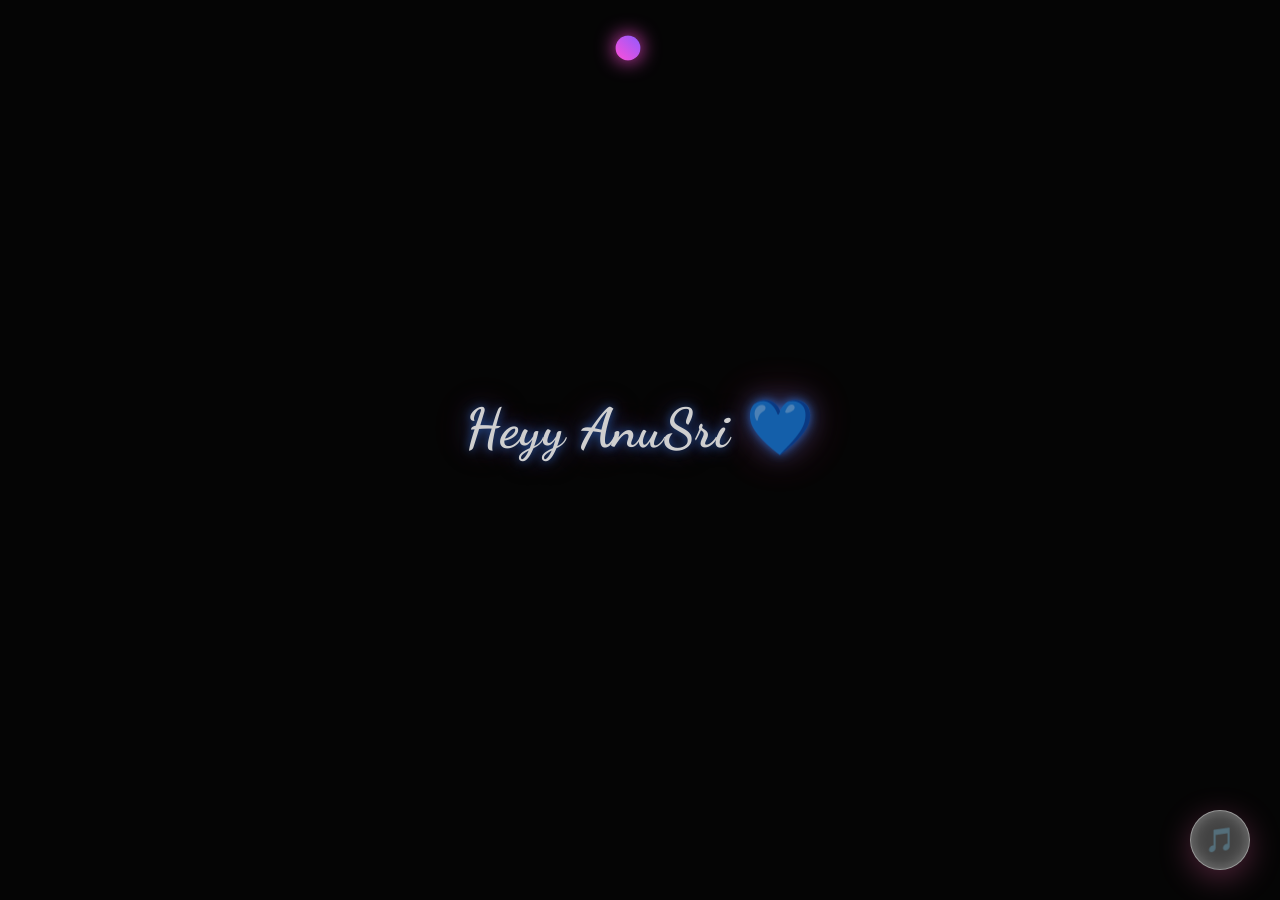
<file: index.html>
<!DOCTYPE html>
<html lang="en">
<head>
    <meta charset="UTF-8">
    <meta http-equiv="Cache-Control" content="no-cache, no-store, must-revalidate">
    <meta http-equiv="Pragma" content="no-cache">
    <meta http-equiv="Expires" content="0">
    <script>
        // Strict real-time date check — NO localStorage, fresh check every load
        (function () {
            const unlockDate = new Date("May 26, 2026 00:00:00").getTime();
            const now = new Date().getTime();
            if (now >= unlockDate) {
                window.location.replace("start.html");
            }
        })();
    </script>
    <meta name="viewport" content="width=device-width, initial-scale=1.0">
    <title>4 Years of Endless Love 💞</title>
    <link rel="icon"
        href="data:image/svg+xml,<svg xmlns=%22http://www.w3.org/2000/svg%22 viewBox=%220 0 100 100%22><text y=%22.9em%22 font-size=%2290%22>💖</text></svg>">
    <link rel="preconnect" href="https://fonts.googleapis.com">
    <link rel="preconnect" href="https://fonts.gstatic.com" crossorigin>
    <link href="https://fonts.googleapis.com/css2?family=Dancing+Script:wght@600;700&family=Outfit:wght@300;400;500;600;700;800&family=Quicksand:wght@400;500;600;700&display=swap" rel="stylesheet">
    <script src="https://cdnjs.cloudflare.com/ajax/libs/gsap/3.12.2/gsap.min.js"></script>
    <style>
        @import url('https://fonts.googleapis.com/css2?family=Dancing+Script:wght@600;700&family=Outfit:wght@300;400;500;600;700;800&family=Quicksand:wght@400;500;600;700&display=swap');

        * {
            margin: 0;
            padding: 0;
            box-sizing: border-box;
            cursor: none;
        }

        html, body {
            height: 100%;
            overflow: hidden;
        }

        body {
            min-height: 100vh;
            background: linear-gradient(135deg, #0a0118 0%, #120826 30%, #1a0a2e 60%, #0d0618 100%);
            background-size: 400% 400%;
            animation: darkGradientShift 20s ease infinite;
            font-family: 'Outfit', sans-serif;
            display: flex;
            flex-direction: column;
            align-items: center;
            justify-content: center;
            position: relative;
            color: #fff;
        }

        @keyframes darkGradientShift {
            0%, 100% { background-position: 0% 50%; }
            25% { background-position: 50% 0%; }
            50% { background-position: 100% 50%; }
            75% { background-position: 50% 100%; }
        }

        /* ========== CUSTOM CURSOR ========== */
        .custom-cursor {
            position: fixed;
            width: 25px;
            height: 25px;
            border-radius: 50%;
            background: linear-gradient(45deg, #ff4fd8, #8f5bff);
            box-shadow: 0 0 20px #ff4fd8;
            pointer-events: none;
            transform: translate(-50%, -50%);
            z-index: 10000;
            transition: transform 0.1s cubic-bezier(0.25, 1, 0.5, 1), background 0.3s;
            animation: cursorPulse 2s infinite ease-in-out;
        }

        @keyframes cursorPulse {
            0%, 100% { box-shadow: 0 0 15px #ff4fd8, 0 0 5px #8f5bff; }
            50% { box-shadow: 0 0 30px #ff4fd8, 0 0 15px #8f5bff; }
        }

        .custom-cursor.hovered {
            transform: translate(-50%, -50%) scale(1.6);
            background: linear-gradient(45deg, #8f5bff, #ff4fd8);
            box-shadow: 0 0 35px #8f5bff, 0 0 15px #ff4fd8;
        }

        .mouse-glow {
            position: fixed;
            top: 0;
            left: 0;
            width: 400px;
            height: 400px;
            background: radial-gradient(circle, rgba(255, 79, 216, 0.12) 0%, rgba(143, 91, 255, 0.06) 40%, transparent 70%);
            border-radius: 50%;
            pointer-events: none;
            z-index: 0;
            mix-blend-mode: screen;
            will-change: transform;
        }

        /* ========== AMBIENT GLOW BLOBS ========== */
        .ambient-blob {
            position: fixed;
            border-radius: 50%;
            filter: blur(120px);
            opacity: 0.4;
            pointer-events: none;
            z-index: 0;
        }

        .blob-1 {
            top: -15%;
            left: -10%;
            width: 500px;
            height: 500px;
            background: radial-gradient(circle, rgba(255, 79, 216, 0.5) 0%, transparent 70%);
            animation: blobDrift1 18s ease-in-out infinite;
        }

        .blob-2 {
            bottom: -20%;
            right: -10%;
            width: 600px;
            height: 600px;
            background: radial-gradient(circle, rgba(143, 91, 255, 0.4) 0%, transparent 70%);
            animation: blobDrift2 22s ease-in-out infinite;
        }

        .blob-3 {
            top: 50%;
            left: 50%;
            transform: translate(-50%, -50%);
            width: 350px;
            height: 350px;
            background: radial-gradient(circle, rgba(255, 105, 180, 0.3) 0%, transparent 70%);
            animation: blobDrift3 15s ease-in-out infinite;
        }

        @keyframes blobDrift1 {
            0%, 100% { transform: translate(0, 0) scale(1); }
            33% { transform: translate(60px, 40px) scale(1.15); }
            66% { transform: translate(-30px, -20px) scale(0.9); }
        }

        @keyframes blobDrift2 {
            0%, 100% { transform: translate(0, 0) scale(1); }
            50% { transform: translate(-80px, -50px) scale(1.1); }
        }

        @keyframes blobDrift3 {
            0%, 100% { transform: translate(-50%, -50%) scale(1); }
            50% { transform: translate(-50%, -50%) scale(1.25); }
        }

        /* ========== LOCK SCREEN CONTAINER ========== */
        .lock-container {
            position: relative;
            z-index: 10;
            display: flex;
            flex-direction: column;
            align-items: center;
            gap: 1.8rem;
            max-width: 560px;
            width: 92%;
            padding: 2.5rem 2rem;
        }

        /* ========== GLOWING LOCK ICON ========== */
        .lock-icon-wrapper {
            position: relative;
            width: 100px;
            height: 100px;
            display: flex;
            align-items: center;
            justify-content: center;
        }

        .lock-icon-glow {
            position: absolute;
            inset: -15px;
            border-radius: 50%;
            background: radial-gradient(circle, rgba(255, 79, 216, 0.35) 0%, transparent 70%);
            animation: lockGlowPulse 2.5s ease-in-out infinite;
        }

        @keyframes lockGlowPulse {
            0%, 100% {
                transform: scale(1);
                opacity: 0.6;
            }
            50% {
                transform: scale(1.3);
                opacity: 1;
            }
        }

        .lock-icon {
            font-size: 4rem;
            filter: drop-shadow(0 0 20px rgba(255, 79, 216, 0.7)) drop-shadow(0 0 40px rgba(143, 91, 255, 0.5));
            animation: heartbeat 1.8s ease-in-out infinite;
            z-index: 1;
        }

        @keyframes heartbeat {
            0%, 100% { transform: scale(1); }
            15% { transform: scale(1.15); }
            30% { transform: scale(1); }
            45% { transform: scale(1.1); }
            60% { transform: scale(1); }
        }

        /* ========== TITLE ========== */
        .lock-title {
            font-family: 'Dancing Script', cursive;
            font-size: 2.4rem;
            font-weight: 700;
            text-align: center;
            background: linear-gradient(135deg, #ff80bf, #e879f9, #7dd3fc, #c084fc, #ff80bf);
            background-size: 400% 400%;
            -webkit-background-clip: text;
            -webkit-text-fill-color: transparent;
            background-clip: text;
            animation: titleGradient 6s ease infinite, titleFadeIn 1.5s ease-out forwards;
            filter: drop-shadow(0 0 18px rgba(255, 128, 191, 0.5));
            line-height: 1.4;
        }

        @keyframes titleGradient {
            0%, 100% { background-position: 0% 50%; }
            50% { background-position: 100% 50%; }
        }

        @keyframes titleFadeIn {
            0% { opacity: 0; transform: translateY(15px); }
            100% { opacity: 1; transform: translateY(0); }
        }

        .lock-subtitle {
            font-family: 'Quicksand', sans-serif;
            font-size: 1rem;
            font-weight: 500;
            text-align: center;
            color: rgba(255, 182, 217, 0.6);
            letter-spacing: 0.3px;
            line-height: 1.5;
            margin-top: -0.8rem;
            opacity: 0;
            animation: subtitleFadeIn 1.8s ease-out 0.5s forwards;
            text-shadow: 0 0 12px rgba(255, 105, 180, 0.2);
        }

        @keyframes subtitleFadeIn {
            0% { opacity: 0; transform: translateY(10px); }
            100% { opacity: 1; transform: translateY(0); }
        }

        /* ========== TYPING TEXT ========== */
        .typing-container {
            min-height: 28px;
            display: flex;
            align-items: center;
            justify-content: center;
        }

        .typing-text {
            font-family: 'Quicksand', sans-serif;
            font-size: 1.05rem;
            font-weight: 500;
            color: rgba(255, 182, 217, 0.7);
            letter-spacing: 0.5px;
        }

        .typing-caret {
            display: inline-block;
            width: 2px;
            height: 1.1em;
            background: linear-gradient(180deg, #ff4fd8, #8f5bff);
            margin-left: 3px;
            animation: caretBlink 0.8s ease-in-out infinite;
            vertical-align: text-bottom;
        }

        @keyframes caretBlink {
            0%, 100% { opacity: 1; }
            50% { opacity: 0; }
        }

        /* ========== COUNTDOWN ========== */
        .countdown-row {
            display: flex;
            gap: 1rem;
            justify-content: center;
            flex-wrap: wrap;
        }

        .count-card {
            background: linear-gradient(135deg, rgba(255, 255, 255, 0.08), rgba(255, 255, 255, 0.03));
            backdrop-filter: blur(20px);
            -webkit-backdrop-filter: blur(20px);
            border: 1px solid rgba(255, 255, 255, 0.12);
            border-radius: 20px;
            padding: 1.2rem 1rem;
            min-width: 90px;
            text-align: center;
            box-shadow:
                0 8px 32px rgba(0, 0, 0, 0.3),
                inset 0 1px 0 rgba(255, 255, 255, 0.1),
                0 0 20px rgba(255, 79, 216, 0.08);
            position: relative;
            overflow: hidden;
            transition: transform 0.3s ease, box-shadow 0.3s ease;
        }

        .count-card::before {
            content: '';
            position: absolute;
            top: 0;
            left: -100%;
            width: 100%;
            height: 100%;
            background: linear-gradient(90deg, transparent, rgba(255, 255, 255, 0.06), transparent);
            animation: cardShimmer 4s infinite ease-in-out;
        }

        @keyframes cardShimmer {
            0% { left: -100%; }
            50%, 100% { left: 100%; }
        }

        .count-card:hover {
            transform: translateY(-4px);
            box-shadow:
                0 12px 40px rgba(0, 0, 0, 0.4),
                inset 0 1px 0 rgba(255, 255, 255, 0.15),
                0 0 30px rgba(255, 79, 216, 0.15);
        }

        .count-value {
            font-size: 2.6rem;
            font-weight: 800;
            background: linear-gradient(135deg, #ff80bf, #e879f9);
            -webkit-background-clip: text;
            -webkit-text-fill-color: transparent;
            background-clip: text;
            line-height: 1;
            display: block;
            filter: drop-shadow(0 0 8px rgba(255, 128, 191, 0.3));
        }

        .count-label {
            font-size: 0.75rem;
            font-weight: 600;
            color: rgba(255, 182, 217, 0.5);
            text-transform: uppercase;
            letter-spacing: 2px;
            margin-top: 0.5rem;
            display: block;
        }

        /* ========== SECRET CODE INPUT ========== */
        .secret-form {
            display: flex;
            flex-direction: column;
            align-items: center;
            gap: 1rem;
            width: 100%;
            max-width: 340px;
        }

        .input-wrapper {
            position: relative;
            width: 100%;
        }

        .secret-input {
            width: 100%;
            padding: 1rem 1.4rem;
            border: 1.5px solid rgba(255, 255, 255, 0.12);
            border-radius: 16px;
            background: rgba(255, 255, 255, 0.06);
            backdrop-filter: blur(15px);
            -webkit-backdrop-filter: blur(15px);
            color: #fff;
            font-family: 'Quicksand', sans-serif;
            font-size: 1rem;
            font-weight: 600;
            letter-spacing: 1px;
            outline: none;
            transition: all 0.4s cubic-bezier(0.25, 1, 0.5, 1);
            text-align: center;
        }

        .secret-input::placeholder {
            color: rgba(255, 182, 217, 0.35);
            font-weight: 500;
            letter-spacing: 0.5px;
        }

        .secret-input:focus {
            border-color: rgba(255, 79, 216, 0.5);
            box-shadow: 0 0 25px rgba(255, 79, 216, 0.15), inset 0 0 10px rgba(255, 79, 216, 0.05);
            background: rgba(255, 255, 255, 0.09);
        }

        .secret-input.error {
            border-color: rgba(255, 80, 100, 0.6);
            box-shadow: 0 0 25px rgba(255, 80, 100, 0.2);
            animation: inputShake 0.5s ease;
        }

        @keyframes inputShake {
            0%, 100% { transform: translateX(0); }
            15% { transform: translateX(-8px); }
            30% { transform: translateX(8px); }
            45% { transform: translateX(-6px); }
            60% { transform: translateX(6px); }
            75% { transform: translateX(-3px); }
            90% { transform: translateX(3px); }
        }

        .error-msg {
            font-size: 0.85rem;
            color: rgba(255, 100, 120, 0.9);
            font-weight: 500;
            min-height: 1.2rem;
            text-align: center;
            opacity: 0;
            transition: opacity 0.3s ease;
        }

        .error-msg.visible {
            opacity: 1;
        }

        .unlock-btn {
            padding: 0.9rem 2.8rem;
            border: none;
            border-radius: 50px;
            background: linear-gradient(135deg, #ff4fd8, #8f5bff);
            color: #fff;
            font-family: 'Outfit', sans-serif;
            font-size: 1.05rem;
            font-weight: 700;
            letter-spacing: 0.5px;
            cursor: pointer;
            position: relative;
            overflow: hidden;
            box-shadow:
                0 6px 25px rgba(255, 79, 216, 0.35),
                0 0 15px rgba(143, 91, 255, 0.2);
            transition: all 0.4s cubic-bezier(0.25, 1, 0.5, 1);
            animation: btnFloat 3s ease-in-out infinite;
        }

        @keyframes btnFloat {
            0%, 100% { transform: translateY(0); }
            50% { transform: translateY(-5px); }
        }

        .unlock-btn::before {
            content: '';
            position: absolute;
            top: 0;
            left: -100%;
            width: 100%;
            height: 100%;
            background: linear-gradient(90deg, transparent, rgba(255, 255, 255, 0.15), transparent);
            transition: left 0.6s ease;
        }

        .unlock-btn:hover {
            transform: translateY(-3px) scale(1.05);
            box-shadow:
                0 10px 35px rgba(255, 79, 216, 0.5),
                0 0 25px rgba(143, 91, 255, 0.35);
        }

        .unlock-btn:hover::before {
            left: 100%;
        }

        .unlock-btn:active {
            transform: scale(0.96);
        }

        /* ========== FLOATING HEARTS & SPARKLES ========== */
        .floating-heart, .floating-sparkle {
            position: fixed;
            pointer-events: none;
            z-index: 1;
            will-change: transform, opacity;
        }

        .floating-heart {
            font-size: 1.2rem;
            opacity: 0.3;
        }

        .floating-sparkle {
            width: 3px;
            height: 3px;
            border-radius: 50%;
            background: #fff;
            opacity: 0.2;
        }

        /* ========== MUSIC TOGGLE ========== */
        .music-toggle {
            position: fixed;
            bottom: 30px;
            right: 30px;
            width: 55px;
            height: 55px;
            border-radius: 50%;
            background: rgba(255, 255, 255, 0.08);
            backdrop-filter: blur(15px);
            -webkit-backdrop-filter: blur(15px);
            border: 1px solid rgba(255, 255, 255, 0.15);
            font-size: 22px;
            display: flex;
            align-items: center;
            justify-content: center;
            cursor: pointer;
            z-index: 10000;
            box-shadow: 0 8px 32px rgba(0, 0, 0, 0.3), 0 0 15px rgba(255, 79, 216, 0.1);
            transition: all 0.4s cubic-bezier(0.175, 0.885, 0.32, 1.275);
            animation: floatBtn 3s ease-in-out infinite;
        }

        @keyframes floatBtn {
            0%, 100% { transform: translateY(0); }
            50% { transform: translateY(-6px); }
        }

        .music-toggle:hover {
            transform: scale(1.15) rotate(15deg);
            background: rgba(255, 255, 255, 0.15);
            box-shadow: 0 0 25px rgba(255, 79, 216, 0.4), 0 0 10px rgba(143, 91, 255, 0.3);
            border-color: rgba(255, 255, 255, 0.3);
        }

        .music-toggle:active {
            transform: scale(0.9);
        }

        /* ========== RESPONSIVE ========== */
        @media (max-width: 768px) {
            * {
                cursor: auto !important;
            }
            .custom-cursor, .mouse-glow {
                display: none !important;
            }
            .music-toggle {
                bottom: 20px;
                right: 20px;
                width: 48px;
                height: 48px;
                font-size: 18px;
            }
        }

        @media (max-width: 480px) {
            .lock-title {
                font-size: 1.6rem;
            }
            .lock-subtitle {
                font-size: 0.85rem;
            }
            .count-card {
                min-width: 72px;
                padding: 0.9rem 0.7rem;
                border-radius: 16px;
            }
            .count-value {
                font-size: 2rem;
            }
            .count-label {
                font-size: 0.65rem;
            }
            .countdown-row {
                gap: 0.6rem;
            }
            .lock-container {
                gap: 1.4rem;
                padding: 1.5rem 1rem;
            }
            .lock-icon {
                font-size: 3rem;
            }
            .lock-icon-wrapper {
                width: 80px;
                height: 80px;
            }
        }
    </style>
</head>
<body>

    <!-- Background Music -->
    <audio id="bgMusic" loop>
        <source src="Music/start.mp3" type="audio/mpeg">
    </audio>

    <!-- Music Toggle -->
    <button class="music-toggle" onclick="toggleMusic()">
        🎵
    </button>

    <!-- Ambient Blobs -->
    <div class="ambient-blob blob-1"></div>
    <div class="ambient-blob blob-2"></div>
    <div class="ambient-blob blob-3"></div>

    <!-- Mouse Glow & Cursor -->
    <div class="mouse-glow"></div>
    <div class="custom-cursor"></div>

    <!-- Lock Screen Content -->
    <div class="lock-container">

        <!-- Glowing Lock Icon -->
        <div class="lock-icon-wrapper">
            <div class="lock-icon-glow"></div>
            <div class="lock-icon">🔒</div>
        </div>

        <!-- Title -->
        <h1 class="lock-title">4 Years of Endless Love, Fights, Care & Memories 💞</h1>
        <p class="lock-subtitle">From strangers to soulmates… 4 years and forever to go ✨</p>

        <!-- Typing Animation -->
        <div class="typing-container">
            <span class="typing-text" id="typingText"></span>
            <span class="typing-caret"></span>
        </div>

        <!-- Countdown Timer -->
        <div class="countdown-row" id="countdown">
            <div class="count-card"><span class="count-value">--</span><span class="count-label">Days</span></div>
            <div class="count-card"><span class="count-value">--</span><span class="count-label">Hours</span></div>
            <div class="count-card"><span class="count-value">--</span><span class="count-label">Mins</span></div>
            <div class="count-card"><span class="count-value">--</span><span class="count-label">Secs</span></div>
        </div>

        <!-- Secret Code Form -->
        <div class="secret-form">
            <div class="input-wrapper">
                <input
                    type="password"
                    class="secret-input"
                    id="secretCode"
                    placeholder="Enter Secret Code 💌"
                    autocomplete="off"
                    spellcheck="false"
                >
            </div>
            <div class="error-msg" id="errorMsg">Wrong Secret Code 💔</div>
            <button class="unlock-btn" onclick="checkSecretCode()">
                Unlock 💖
            </button>
        </div>

    </div>

    <script>
        // ====== COUNTDOWN TIMER ======
        const unlockDate = new Date("May 26, 2026 00:00:00").getTime();

        function padZero(n) {
            return n < 10 ? '0' + n : n;
        }

        const countdownEl = document.getElementById('countdown');

        const timer = setInterval(() => {
            const now = new Date().getTime();
            const distance = unlockDate - now;

            if (distance < 0) {
                clearInterval(timer);
                unlockAndGo();
                return;
            }

            const days = Math.floor(distance / (1000 * 60 * 60 * 24));
            const hours = Math.floor((distance % (1000 * 60 * 60 * 24)) / (1000 * 60 * 60));
            const minutes = Math.floor((distance % (1000 * 60 * 60)) / (1000 * 60));
            const seconds = Math.floor((distance % (1000 * 60)) / 1000);

            countdownEl.innerHTML = `
                <div class="count-card"><span class="count-value">${padZero(days)}</span><span class="count-label">Days</span></div>
                <div class="count-card"><span class="count-value">${padZero(hours)}</span><span class="count-label">Hours</span></div>
                <div class="count-card"><span class="count-value">${padZero(minutes)}</span><span class="count-label">Mins</span></div>
                <div class="count-card"><span class="count-value">${padZero(seconds)}</span><span class="count-label">Secs</span></div>
            `;
        }, 1000);

        // ====== UNLOCK TRANSITION ======
        function unlockAndGo() {
            // Burst of hearts
            for (let i = 0; i < 20; i++) {
                spawnFloatingHeart();
            }

            gsap.to('.lock-container', {
                scale: 0.9,
                opacity: 0,
                y: -30,
                duration: 0.8,
                ease: "power2.inOut"
            });

            const music = document.getElementById("bgMusic");
            if (music) {
                gsap.to(music, {
                    volume: 0,
                    duration: 1.4,
                    delay: 0.5,
                    ease: "power1.inOut"
                });
            }

            gsap.to('body', {
                opacity: 0,
                duration: 1.4,
                delay: 0.5,
                ease: "power3.inOut",
                onComplete: () => {
                    window.location.href = "start.html?access=true";
                }
            });
        }

        // ====== SECRET CODE ======
        function checkSecretCode() {
            const input = document.getElementById('secretCode');
            const code = input.value.trim();
            const errorMsg = document.getElementById('errorMsg');

            if (code.toLowerCase() === 'jerrytom') {
                input.style.borderColor = 'rgba(100, 255, 150, 0.6)';
                input.style.boxShadow = '0 0 25px rgba(100, 255, 150, 0.2)';
                errorMsg.classList.remove('visible');
                unlockAndGo();
            } else {
                input.classList.add('error');
                errorMsg.classList.add('visible');

                setTimeout(() => {
                    input.classList.remove('error');
                }, 600);

                setTimeout(() => {
                    errorMsg.classList.remove('visible');
                }, 2500);
            }
        }

        // Enter key support
        document.getElementById('secretCode').addEventListener('keydown', (e) => {
            if (e.key === 'Enter') {
                checkSecretCode();
            }
        });

        // ====== TYPING ANIMATION ======
        const typingPhrases = [
            "Waiting for our special day 💖",
            "Something magical is coming ✨",
            "Counting every second for you 💕",
            "A surprise made with love 🌹",
            "Just a little more patience, baby 💌"
        ];

        let phraseIndex = 0;
        let charIndex = 0;
        let isDeleting = false;
        const typingEl = document.getElementById('typingText');

        function typeEffect() {
            const currentPhrase = typingPhrases[phraseIndex];

            if (!isDeleting) {
                typingEl.textContent = currentPhrase.substring(0, charIndex + 1);
                charIndex++;

                if (charIndex === currentPhrase.length) {
                    isDeleting = true;
                    setTimeout(typeEffect, 2200); // Pause before deleting
                    return;
                }
                setTimeout(typeEffect, 65);
            } else {
                typingEl.textContent = currentPhrase.substring(0, charIndex - 1);
                charIndex--;

                if (charIndex === 0) {
                    isDeleting = false;
                    phraseIndex = (phraseIndex + 1) % typingPhrases.length;
                    setTimeout(typeEffect, 400);
                    return;
                }
                setTimeout(typeEffect, 35);
            }
        }

        typeEffect();

        // ====== FLOATING HEARTS ======
        const heartEmojis = ['💖', '💕', '💗', '💘', '💝', '🩷', '✨', '🌸'];

        function spawnFloatingHeart() {
            const heart = document.createElement('div');
            heart.className = 'floating-heart';
            heart.textContent = heartEmojis[Math.floor(Math.random() * heartEmojis.length)];
            heart.style.left = Math.random() * 100 + 'vw';
            heart.style.top = window.innerHeight + 20 + 'px';
            heart.style.fontSize = (Math.random() * 14 + 10) + 'px';
            document.body.appendChild(heart);

            gsap.to(heart, {
                y: -(window.innerHeight + 80),
                x: (Math.random() - 0.5) * 200,
                rotation: (Math.random() - 0.5) * 60,
                opacity: 0,
                duration: 6 + Math.random() * 5,
                ease: "power1.out",
                onComplete: () => heart.remove()
            });
        }

        setInterval(spawnFloatingHeart, 1400);

        // ====== FLOATING SPARKLES ======
        function spawnSparkle() {
            const sparkle = document.createElement('div');
            sparkle.className = 'floating-sparkle';
            sparkle.style.left = Math.random() * 100 + 'vw';
            sparkle.style.top = Math.random() * 100 + 'vh';

            const size = Math.random() * 3 + 1;
            sparkle.style.width = size + 'px';
            sparkle.style.height = size + 'px';
            sparkle.style.opacity = Math.random() * 0.4 + 0.1;
            document.body.appendChild(sparkle);

            gsap.to(sparkle, {
                y: '-=80',
                x: (Math.random() - 0.5) * 40,
                opacity: 0,
                duration: 4 + Math.random() * 3,
                ease: "sine.inOut",
                onComplete: () => sparkle.remove()
            });
        }

        // Initial batch
        for (let i = 0; i < 15; i++) { spawnSparkle(); }
        setInterval(spawnSparkle, 800);

        // ====== CURSOR ======
        const cursor = document.querySelector('.custom-cursor');
        const mouseGlow = document.querySelector('.mouse-glow');

        document.addEventListener('mousemove', (e) => {
            if (mouseGlow) {
                gsap.to(mouseGlow, {
                    x: e.clientX - 200,
                    y: e.clientY - 200,
                    duration: 0.3,
                    ease: "power2.out"
                });
            }
            if (cursor) {
                cursor.style.left = e.clientX + 'px';
                cursor.style.top = e.clientY + 'px';
            }
        });

        document.addEventListener('mouseover', (e) => {
            if (e.target.closest('a, button, input, .interactive, .hoverable, .music-toggle, [role="button"]')) {
                if (cursor) cursor.classList.add('hovered');
            }
        });

        document.addEventListener('mouseout', (e) => {
            if (e.target.closest('a, button, input, .interactive, .hoverable, .music-toggle, [role="button"]')) {
                if (cursor) cursor.classList.remove('hovered');
            }
        });

        // ====== MUSIC ======
        window.addEventListener("click", () => {
            const music = document.getElementById("bgMusic");
            if (music && music.paused) {
                music.volume = 0;
                music.play().catch(e => console.log(e));
            }
        }, { once: true });

        function toggleMusic() {
            const music = document.getElementById("bgMusic");
            if (music) {
                if (music.paused) {
                    music.volume = 0;
                    music.play().catch(e => console.log(e));
                } else {
                    music.pause();
                }
            }
        }

        window.addEventListener('load', () => {
            const audio = document.getElementById('bgMusic');
            if (audio) {
                audio.volume = 0;
                audio.addEventListener('play', () => {
                    gsap.to(audio, { volume: 0.2, duration: 1.5, ease: "power1.out" });
                });
                audio.play().catch(() => {
                    console.log("Autoplay blocked, waiting for user click.");
                });
            }

            // Entrance animation
            gsap.from('.lock-icon-wrapper', { scale: 0, rotation: -30, duration: 1, ease: "back.out(1.7)", delay: 0.2 });
            gsap.from('.lock-title', { y: 30, opacity: 0, duration: 0.8, ease: "power2.out", delay: 0.5 });
            gsap.from('.typing-container', { y: 20, opacity: 0, duration: 0.6, ease: "power2.out", delay: 0.7 });
            gsap.from('.countdown-row', { y: 40, opacity: 0, duration: 0.8, ease: "power2.out", delay: 0.9 });
            gsap.from('.secret-form', { y: 40, opacity: 0, duration: 0.8, ease: "power2.out", delay: 1.1 });
        });
    </script>
</body>
</html>
</file>
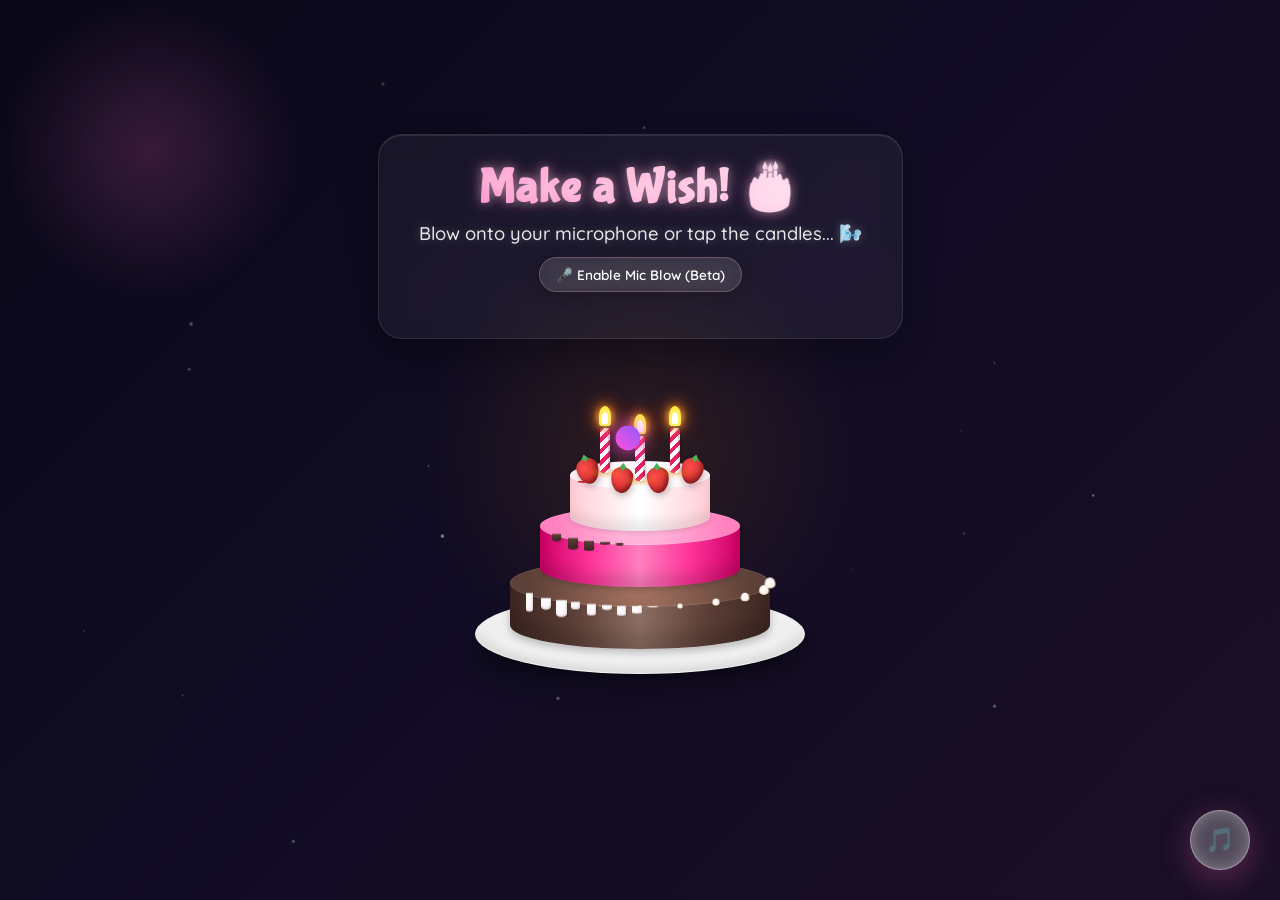
<file: cake.html>
<!DOCTYPE html>
<html lang="en">

<head>
    <meta charset="UTF-8">
    <meta http-equiv="Cache-Control" content="no-cache, no-store, must-revalidate">
    <meta http-equiv="Pragma" content="no-cache">
    <meta http-equiv="Expires" content="0">
    <script>(function(){var u=new Date("May 26, 2026 00:00:00").getTime();if(Date.now()>=u)return;if(location.search.indexOf('access=true')>-1){history.replaceState(null,'',location.pathname);window._a=true;return;}location.replace("index.html");})();</script>
    <meta name="viewport" content="width=device-width, initial-scale=1.0">
    <title>Make a Wish! 🎂</title>
    <!-- GSAP for robust high-fidelity animations -->
    <script src="https://cdnjs.cloudflare.com/ajax/libs/gsap/3.12.2/gsap.min.js"></script>
    <style>
        @import url('https://fonts.googleapis.com/css2?family=Bubblegum+Sans&family=Comic+Neue:wght@700&family=Dancing+Script:wght@700&family=Quicksand:wght@400;500;600;700&display=swap');

        * {
            margin: 0;
            padding: 0;
            box-sizing: border-box;
            cursor: none;
            /* Custom cursor */
        }

        body {
            min-height: 100vh;
            background: linear-gradient(135deg, #0a0718 0%, #110c24 50%, #1b0f26 100%);
            font-family: 'Quicksand', sans-serif;
            overflow: hidden;
            display: flex;
            flex-direction: column;
            align-items: center;
            justify-content: center;
            transition: background 2s ease;
        }

        /* Ambient glowing sparkles in the room */
        .star-sparkle {
            position: fixed;
            width: 3px;
            height: 3px;
            background: #fff;
            border-radius: 50%;
            pointer-events: none;
            opacity: 0.3;
            z-index: 1;
        }

        /* Romantic and celebratory bright background */
        body.lights-on {
            background: linear-gradient(135deg, #ffe6f2 0%, #ffeef8 60%, #fff9fc 100%);
            background-image: radial-gradient(#ffb3d9 1px, transparent 1px);
            background-size: 20px 20px;
        }

        /* Custom Cursor & Glow */
        .custom-cursor {
            position: fixed;
            width: 25px;
            height: 25px;
            border-radius: 50%;
            background: linear-gradient(45deg, #ff4fd8, #8f5bff);
            box-shadow: 0 0 20px #ff4fd8;
            pointer-events: none;
            transform: translate(-50%, -50%);
            z-index: 10000;
            transition: transform 0.1s cubic-bezier(0.25, 1, 0.5, 1), background 0.3s;
            animation: cursorPulse 2s infinite ease-in-out;
        }

        @keyframes cursorPulse {

            0%,
            100% {
                box-shadow: 0 0 15px #ff4fd8, 0 0 5px #8f5bff;
            }

            50% {
                box-shadow: 0 0 30px #ff4fd8, 0 0 15px #8f5bff;
            }
        }

        .custom-cursor.hovered {
            transform: translate(-50%, -50%) scale(1.6);
            background: linear-gradient(45deg, #8f5bff, #ff4fd8);
            box-shadow: 0 0 35px #8f5bff, 0 0 15px #ff4fd8;
        }

        .mouse-glow {
            position: fixed;
            top: 0;
            left: 0;
            width: 300px;
            height: 300px;
            background: radial-gradient(circle, rgba(255, 105, 180, 0.18) 0%, rgba(255, 105, 180, 0) 70%);
            border-radius: 50%;
            pointer-events: none;
            z-index: 0;
            mix-blend-mode: screen;
            will-change: transform;
        }

        /* Glassmorphic Instructions Card */
        .header {
            position: relative;
            margin-top: 20px;
            text-align: center;
            z-index: 10;
            background: rgba(255, 255, 255, 0.05);
            border: 1px solid rgba(255, 255, 255, 0.1);
            border-radius: 24px;
            padding: 22px 40px;
            backdrop-filter: blur(12px);
            -webkit-backdrop-filter: blur(12px);
            box-shadow: 0 15px 35px rgba(0, 0, 0, 0.3), inset 0 1px 0 rgba(255, 255, 255, 0.1);
            color: #fff;
            text-shadow: 0 0 10px rgba(255, 255, 255, 0.3);
            transition: all 1.5s cubic-bezier(0.16, 1, 0.3, 1);
            max-width: 90%;
        }

        .lights-on .header {
            background: rgba(255, 255, 255, 0.8);
            border-color: rgba(255, 182, 193, 0.5);
            box-shadow: 0 15px 35px rgba(233, 30, 99, 0.1), inset 0 1px 0 rgba(255, 255, 255, 0.5);
            color: #e91e63;
            text-shadow: none;
        }

        .header h1 {
            font-family: 'Bubblegum Sans', cursive;
            font-size: 3rem;
            margin-bottom: 0.4rem;
            letter-spacing: 1px;
            background: linear-gradient(45deg, #ff80bf, #ffe6f2);
            -webkit-background-clip: text;
            -webkit-text-fill-color: transparent;
            filter: drop-shadow(0 0 8px rgba(255, 128, 191, 0.4));
        }

        .lights-on .header h1 {
            background: linear-gradient(45deg, #e91e63, #9c27b0);
            -webkit-background-clip: text;
            -webkit-text-fill-color: transparent;
            filter: none;
        }

        .header p {
            font-size: 1.15rem;
            font-weight: 500;
            opacity: 0.9;
        }

        /* Microphone Toggle UI */
        .mic-toggle-container {
            margin-top: 12px;
            display: flex;
            flex-direction: column;
            align-items: center;
            gap: 6px;
        }

        .mic-btn {
            background: rgba(255, 255, 255, 0.1);
            border: 1px solid rgba(255, 182, 193, 0.25);
            border-radius: 20px;
            padding: 8px 16px;
            color: #fff;
            font-size: 0.85rem;
            font-family: 'Quicksand', sans-serif;
            font-weight: 600;
            cursor: pointer;
            backdrop-filter: blur(10px);
            transition: all 0.3s ease;
            box-shadow: 0 4px 15px rgba(0, 0, 0, 0.2);
        }

        .mic-btn:hover {
            background: rgba(255, 182, 193, 0.2);
            border-color: rgba(255, 182, 193, 0.5);
            transform: translateY(-1px);
        }

        .mic-btn.active {
            background: linear-gradient(45deg, #4caf50, #81c784);
            border-color: #4caf50;
            box-shadow: 0 0 15px rgba(76, 175, 80, 0.4);
        }

        .mic-status {
            font-size: 0.8rem;
            color: #ffb3d9;
            font-weight: 500;
            min-height: 18px;
            text-align: center;
        }

        .lights-on .mic-toggle-container {
            display: none;
        }

        /* Confetti */
        .confetti {
            position: fixed;
            pointer-events: none;
            z-index: 1000;
        }

        /* Helium Balloons */
        .balloon {
            position: fixed;
            border-radius: 50% 50% 50% 50% / 40% 40% 60% 60%;
            z-index: 8;
            pointer-events: none;
            box-shadow: inset -5px -5px 12px rgba(0, 0, 0, 0.12), 2px 5px 10px rgba(0, 0, 0, 0.1);
        }

        .balloon-tail {
            position: absolute;
            bottom: -4px;
            left: 50%;
            transform: translateX(-50%);
            width: 0;
            height: 0;
            border-left: 6px solid transparent;
            border-right: 6px solid transparent;
            border-bottom: 6px solid #ff80bf;
            /* matches dynamically */
        }

        .balloon-string {
            position: absolute;
            bottom: -35px;
            left: 50%;
            width: 1.5px;
            height: 35px;
            background: rgba(0, 0, 0, 0.12);
            transform-origin: top center;
        }

        /* The Cake Container */
        .cake-container {
            position: relative;
            width: 340px;
            height: 320px;
            margin-top: 25px;
            z-index: 12;
        }

        /* Gold/Silver Plate */
        .plate {
            position: absolute;
            bottom: 10px;
            left: 50%;
            transform: translateX(-50%);
            width: 330px;
            height: 80px;
            background: radial-gradient(ellipse at center, #ffffff 0%, #f0f0f0 60%, #d5d5d5 100%);
            border-radius: 50%;
            box-shadow:
                0 12px 30px rgba(0, 0, 0, 0.4),
                inset 0 -5px 12px rgba(0, 0, 0, 0.08),
                inset 0 4px 10px rgba(255, 255, 255, 0.7);
            z-index: 2;
            border: 1px solid rgba(255, 255, 255, 0.4);
        }

        .plate-shadow {
            position: absolute;
            bottom: 2px;
            left: 50%;
            transform: translateX(-50%);
            width: 350px;
            height: 45px;
            background: radial-gradient(ellipse, rgba(0, 0, 0, 0.45) 0%, transparent 70%);
            z-index: 1;
            pointer-events: none;
        }

        /* 3D Cake Cylinder Structure */
        .cake-3d {
            position: absolute;
            bottom: 25px;
            left: 50%;
            transform: translateX(-50%);
            width: 100%;
            height: 250px;
            z-index: 3;
        }

        .tier {
            position: absolute;
            left: 50%;
            transform: translateX(-50%);
        }

        /* Tiers Dimensional Scaling */
        .tier-1 {
            bottom: 10px;
            width: 260px;
            height: 90px;
            z-index: 2;
        }

        .tier-2 {
            bottom: 72px;
            width: 200px;
            height: 80px;
            z-index: 3;
        }

        .tier-3 {
            bottom: 128px;
            width: 140px;
            height: 70px;
            z-index: 4;
        }

        /* Cylinder tops */
        .tier-top {
            position: absolute;
            top: 0;
            left: 0;
            width: 100%;
            z-index: 2;
        }

        .tier-1 .tier-top {
            height: 48px;
            background: radial-gradient(circle, #a1705e 10%, #5d4037 85%);
            border-radius: 50%;
            border: 1px solid rgba(255, 255, 255, 0.1);
        }

        .tier-2 .tier-top {
            height: 38px;
            background: radial-gradient(circle, #ffb3d9 20%, #ff80bf 85%);
            border-radius: 50%;
            border: 1px solid rgba(255, 255, 255, 0.15);
        }

        .tier-3 .tier-top {
            height: 28px;
            background: radial-gradient(circle, #ffffff 35%, #fff0f5 85%);
            border-radius: 50%;
            border: 1px solid rgba(255, 255, 255, 0.2);
        }

        /* Cylinder sides */
        .tier-side {
            position: absolute;
            left: 0;
            width: 100%;
            z-index: 1;
        }

        .tier-1 .tier-side {
            top: 24px;
            height: 66px;
            background: linear-gradient(to right, #3e2723 0%, #5d4037 25%, #8d6e63 50%, #5d4037 75%, #3e2723 100%);
            border-radius: 0 0 50% 50% / 0 0 24px 24px;
            box-shadow: inset 0 -15px 15px rgba(0, 0, 0, 0.15), 0 4px 8px rgba(0, 0, 0, 0.25);
        }

        .tier-2 .tier-side {
            top: 19px;
            height: 61px;
            background: linear-gradient(to right, #cc0066 0%, #ff3399 25%, #ff80bf 50%, #ff3399 75%, #cc0066 100%);
            border-radius: 0 0 50% 50% / 0 0 19px 19px;
            box-shadow: inset 0 -12px 12px rgba(0, 0, 0, 0.12), 0 3px 6px rgba(0, 0, 0, 0.18);
        }

        .tier-3 .tier-side {
            top: 14px;
            height: 56px;
            background: linear-gradient(to right, #ffccd5 0%, #ffe6eb 25%, #ffffff 50%, #ffe6eb 75%, #ffccd5 100%);
            border-radius: 0 0 50% 50% / 0 0 14px 14px;
            box-shadow: inset 0 -10px 10px rgba(0, 0, 0, 0.08), 0 2px 4px rgba(0, 0, 0, 0.1);
        }

        /* Icing Drips Container */
        .drips-container {
            position: absolute;
            top: 0;
            left: 0;
            width: 100%;
            height: 100%;
            pointer-events: none;
            z-index: 3;
        }

        .drip {
            position: absolute;
            border-radius: 0 0 6px 6px;
            box-shadow: inset -1px -2px 3px rgba(0, 0, 0, 0.15), 1px 2px 2px rgba(0, 0, 0, 0.1);
            transform-origin: top center;
        }

        /* Piped Cream dollops */
        .dollops-container {
            position: absolute;
            top: 0;
            left: 0;
            width: 100%;
            height: 100%;
            pointer-events: none;
            z-index: 4;
        }

        .cream-dollop {
            position: absolute;
            width: 14px;
            height: 14px;
            border-radius: 50% 50% 50% 50% / 60% 60% 40% 40%;
            box-shadow: 1px 2px 3px rgba(0, 0, 0, 0.12), inset -1px -1px 2px rgba(0, 0, 0, 0.08);
            z-index: 4;
        }

        .cream-dollop::after {
            content: '';
            position: absolute;
            top: 2px;
            left: 2px;
            width: 5px;
            height: 5px;
            background: rgba(255, 255, 255, 0.7);
            border-radius: 50%;
        }

        /* Sprinkles */
        .sprinkle {
            position: absolute;
            pointer-events: none;
            z-index: 3;
            box-shadow: 0.5px 1px 1.5px rgba(0, 0, 0, 0.15);
        }

        /* Strawberries decor */
        .strawberry {
            position: absolute;
            width: 22px;
            height: 26px;
            background: radial-gradient(circle at 35% 35%, #ff4d4d 0%, #c62828 80%);
            border-radius: 50% 50% 50% 50% / 35% 35% 65% 65%;
            box-shadow: 1px 3px 6px rgba(0, 0, 0, 0.25), inset -2px -2px 5px rgba(0, 0, 0, 0.4);
            z-index: 5;
            pointer-events: none;
        }

        .strawberry::before {
            content: '';
            position: absolute;
            top: -4px;
            left: 50%;
            transform: translateX(-50%);
            width: 12px;
            height: 8px;
            background: #4caf50;
            border-radius: 50% 50% 0 0;
            clip-path: polygon(50% 0%, 0% 100%, 30% 60%, 50% 100%, 70% 60%, 100% 100%);
        }

        /* Candles positioning */
        .candle-container {
            position: absolute;
            transform: translate(-50%, -100%);
            z-index: 10;
            cursor: pointer;
        }

        .candle-container.candle1 {
            left: 35px;
            top: 12px;
        }

        .candle-container.candle2 {
            left: 70px;
            top: 20px;
        }

        .candle-container.candle3 {
            left: 105px;
            top: 12px;
        }

        .candle {
            width: 10px;
            height: 45px;
            background: repeating-linear-gradient(-45deg,
                    #fff,
                    #fff 4px,
                    #e91e63 4px,
                    #e91e63 8px);
            border-radius: 3px;
            position: relative;
            box-shadow: inset -2px 0 rgba(0, 0, 0, 0.15), 1px 1px 3px rgba(0, 0, 0, 0.2);
        }

        .candle::before {
            content: '';
            position: absolute;
            top: -6px;
            left: 50%;
            transform: translateX(-50%);
            width: 2px;
            height: 6px;
            background: #444;
            /* wick */
        }

        /* 3-Layer flickering candle flames */
        .flame {
            position: absolute;
            top: -28px;
            left: 50%;
            transform: translateX(-50%);
            width: 14px;
            height: 24px;
            transform-origin: bottom center;
            pointer-events: none;
            z-index: 15;
            transition: all 0.4s cubic-bezier(0.175, 0.885, 0.32, 1.275);
        }

        .flame.out {
            opacity: 0;
            transform: translateX(-50%) scale(0);
        }

        .flame-core {
            position: absolute;
            bottom: 0;
            left: 50%;
            transform: translateX(-50%);
            width: 6px;
            height: 12px;
            background: #ffffff;
            border-radius: 50% 50% 20% 20%;
            box-shadow: 0 0 10px #ffffff;
        }

        .flame-body {
            position: absolute;
            bottom: -2px;
            left: 50%;
            transform: translateX(-50%);
            width: 12px;
            height: 20px;
            background: #ffeb3b;
            border-radius: 50% 50% 20% 20%;
            box-shadow: 0 0 12px #ff9800, 0 0 20px #ff5722;
            animation: flicker 0.15s infinite alternate;
        }

        .flame-halo {
            position: absolute;
            bottom: -6px;
            left: 50%;
            transform: translateX(-50%);
            width: 22px;
            height: 28px;
            background: radial-gradient(circle, rgba(255, 152, 0, 0.4) 0%, rgba(255, 87, 34, 0) 70%);
            border-radius: 50%;
            pointer-events: none;
            mix-blend-mode: screen;
        }

        /* Glow onto the cake's top surface */
        .flame-glow-on-cake {
            position: absolute;
            width: 40px;
            height: 12px;
            background: radial-gradient(ellipse, rgba(255, 152, 0, 0.35) 0%, transparent 70%);
            border-radius: 50%;
            bottom: -6px;
            left: -15px;
            z-index: 1;
            pointer-events: none;
            mix-blend-mode: screen;
            animation: glowPulse 0.15s infinite alternate;
            transition: opacity 0.4s ease;
        }

        .flame-glow-on-cake.out {
            opacity: 0;
        }

        /* Smoke puff */
        .smoke {
            position: absolute;
            top: -24px;
            left: 50%;
            transform: translateX(-50%);
            width: 8px;
            height: 8px;
            background: rgba(255, 255, 255, 0.45);
            border-radius: 50%;
            opacity: 0;
            pointer-events: none;
        }

        @keyframes flicker {
            0% {
                transform: translateX(-50%) scale(1) rotate(-1.5deg);
            }

            100% {
                transform: translateX(-50%) scale(1.15) rotate(2deg);
            }
        }

        @keyframes glowPulse {
            0% {
                transform: scale(1);
                opacity: 0.75;
            }

            100% {
                transform: scale(1.2);
                opacity: 1;
            }
        }

        /* Ambient spotlight glow behind the cake */
        .room-glow {
            position: absolute;
            top: 50%;
            left: 50%;
            transform: translate(-50%, -50%);
            width: 480px;
            height: 480px;
            background: radial-gradient(circle, rgba(255, 152, 0, 0.12) 0%, transparent 65%);
            pointer-events: none;
            z-index: 1;
            transition: opacity 1.5s ease;
        }

        .lights-on .room-glow {
            opacity: 0;
        }

        /* Next Button surprise slide-in */
        .bottom-action {
            position: relative;
            margin-top: 25px;
            margin-bottom: 15px;
            opacity: 0;
            transform: translateY(20px);
            pointer-events: none;
            transition: all 1.2s cubic-bezier(0.175, 0.885, 0.32, 1.275);
            z-index: 10;
        }

        .lights-on .bottom-action {
            opacity: 1;
            transform: translateY(0);
            pointer-events: auto;
        }

        .cta-button {
            background: linear-gradient(45deg, #e91e63, #9c27b0);
            border: none;
            border-radius: 50px;
            padding: 1.2rem 2.8rem;
            font-size: 1.3rem;
            color: white;
            cursor: pointer;
            transition: all 0.3s cubic-bezier(0.175, 0.885, 0.32, 1.275);
            font-family: 'Comic Neue', cursive;
            box-shadow: 0 6px 20px rgba(233, 30, 99, 0.4);
            animation: bounceButton 3s ease infinite;
            display: inline-block;
            text-decoration: none;
        }

        .cta-button:hover {
            transform: scale(1.1) translateY(-3px);
            box-shadow: 0 10px 25px rgba(233, 30, 99, 0.6);
        }

        @keyframes bounceButton {

            0%,
            100% {
                transform: translateY(0);
            }

            50% {
                transform: translateY(-6px);
            }
        }

        /* click hearts styles removed */

        @media (max-width: 768px) {
            * {
                cursor: auto !important;
            }

            .custom-cursor,
            .mouse-glow {
                display: none !important;
            }
        }

        @media (max-width: 480px) {
            .header {
                padding: 16px 24px;
            }

            .header h1 {
                font-size: 2.3rem;
            }

            .header p {
                font-size: 0.95rem;
            }

            .cake-container {
                transform: scale(0.85);
                margin-top: 15px;
            }

            .cta-button {
                padding: 1rem 2.2rem;
                font-size: 1.15rem;
            }
        }

        /* Premium Glassmorphism Music Toggle Button */
        .music-toggle {
            position: fixed;
            bottom: 30px;
            right: 30px;
            width: 60px;
            height: 60px;
            border-radius: 50%;
            background: rgba(255, 255, 255, 0.25);
            backdrop-filter: blur(10px);
            -webkit-backdrop-filter: blur(10px);
            border: 1.5px solid rgba(255, 255, 255, 0.45);
            font-size: 24px;
            display: flex;
            align-items: center;
            justify-content: center;
            cursor: pointer;
            z-index: 10000;
            box-shadow: 0 8px 32px 0 rgba(255, 105, 180, 0.3),
                inset 0 0 15px rgba(255, 255, 255, 0.3);
            transition: all 0.4s cubic-bezier(0.175, 0.885, 0.32, 1.275);
            animation: floatBtn 3s ease-in-out infinite;
        }

        .music-toggle:hover {
            transform: scale(1.15) rotate(15deg);
            background: rgba(255, 255, 255, 0.4);
            box-shadow: 0 0 25px rgba(255, 105, 180, 0.8),
                0 0 10px rgba(186, 85, 211, 0.6);
            border-color: rgba(255, 255, 255, 0.7);
        }

        .music-toggle:active {
            transform: scale(0.9);
        }

        @keyframes floatBtn {

            0%,
            100% {
                transform: translateY(0);
            }

            50% {
                transform: translateY(-8px);
            }
        }

        /* Ensure mobile compatibility by keeping hover effects clean on touch screens */
        @media (max-width: 768px) {
            .music-toggle {
                bottom: 20px;
                right: 20px;
                width: 50px;
                height: 50px;
                font-size: 20px;
            }
        }
    </style>
</head>

<body>
    <!-- Background Music -->
    <audio id="bgMusic" autoplay loop>
        <source src="Music/cake.mp3" type="audio/mpeg">
    </audio>

    <!-- Floating Music Button -->
    <button class="music-toggle" onclick="toggleMusic()">
        🎵
    </button>

    <div class="mouse-glow"></div>
    <div class="custom-cursor"></div>

    <!-- Soft room light behind the cake -->
    <div class="room-glow"></div>

    <!-- Glassmorphic Header Card -->
    <div class="header">
        <h1 id="title-text">Make a Wish! 🎂</h1>
        <p id="sub-text">Blow onto your microphone or tap the candles... 🌬️</p>

        <!-- Microphone Blow Activation -->
        <div class="mic-toggle-container">
            <button id="mic-btn" class="mic-btn" onclick="toggleMic()">
                <span class="mic-icon">🎤</span> Enable Mic Blow (Beta)
            </button>
            <div id="mic-status" class="mic-status"></div>
        </div>
    </div>

    <!-- Gorgeous 3D Cake Structure -->
    <div class="cake-container">
        <div class="plate-shadow"></div>
        <div class="plate"></div>
        <div class="cake-3d">
            <!-- Tier 1: Bottom Gourmet White Chocolate/Cocoa -->
            <div class="tier tier-1">
                <div class="tier-top"></div>
                <div class="tier-side"></div>
            </div>

            <!-- Tier 2: Middle Strawberry Mousse -->
            <div class="tier tier-2">
                <div class="tier-top"></div>
                <div class="tier-side"></div>
            </div>

            <!-- Tier 3: Top Creamy Vanilla & Candles/Strawberries -->
            <div class="tier tier-3">
                <div class="tier-top"></div>
                <div class="tier-side"></div>

                <!-- Gourmet strawberries nested on top tier -->
                <div class="strawberry" style="left: 18px; top: 10px; transform: translate(-50%, -50%) rotate(-15deg);">
                </div>
                <div class="strawberry" style="left: 52px; top: 19px; transform: translate(-50%, -50%) rotate(5deg);">
                </div>
                <div class="strawberry" style="left: 88px; top: 19px; transform: translate(-50%, -50%) rotate(-5deg);">
                </div>
                <div class="strawberry" style="left: 122px; top: 10px; transform: translate(-50%, -50%) rotate(15deg);">
                </div>

                <!-- 3 Flickering Candles -->
                <div class="candle-container candle1" onclick="blowCandle(this)">
                    <div class="flame">
                        <div class="flame-halo"></div>
                        <div class="flame-body"></div>
                        <div class="flame-core"></div>
                    </div>
                    <div class="flame-glow-on-cake"></div>
                    <div class="candle"></div>
                    <div class="smoke"></div>
                </div>
                <div class="candle-container candle2" onclick="blowCandle(this)">
                    <div class="flame">
                        <div class="flame-halo"></div>
                        <div class="flame-body"></div>
                        <div class="flame-core"></div>
                    </div>
                    <div class="flame-glow-on-cake"></div>
                    <div class="candle"></div>
                    <div class="smoke"></div>
                </div>
                <div class="candle-container candle3" onclick="blowCandle(this)">
                    <div class="flame">
                        <div class="flame-halo"></div>
                        <div class="flame-body"></div>
                        <div class="flame-core"></div>
                    </div>
                    <div class="flame-glow-on-cake"></div>
                    <div class="candle"></div>
                    <div class="smoke"></div>
                </div>
            </div>
        </div>
    </div>

    <!-- Next Action Banner -->
    <div class="bottom-action">
        <a href="cause.html" class="cta-button" id="cake-next-btn">Next Surprise... 💖</a>
        <script>if(window._a)document.getElementById('cake-next-btn').href='cause.html?access=true';</script>
    </div>

    <script>
        let candlesBlown = 0;
        const totalCandles = 3;

        // Generate slow-moving golden dust/stars in the background
        function spawnAmbientParticles() {
            const particleCount = 20;
            for (let i = 0; i < particleCount; i++) {
                const star = document.createElement('div');
                star.className = 'star-sparkle';
                star.style.left = Math.random() * 100 + 'vw';
                star.style.top = Math.random() * 100 + 'vh';
                star.style.opacity = Math.random() * 0.4 + 0.15;
                const scale = Math.random() * 0.8 + 0.4;
                star.style.transform = `scale(${scale})`;
                document.body.appendChild(star);

                // Gentle upward drifting movement
                gsap.to(star, {
                    y: '-=100',
                    x: `+=${Math.random() * 40 - 20}`,
                    duration: 8 + Math.random() * 8,
                    repeat: -1,
                    yoyo: true,
                    ease: "sine.inOut"
                });
            }
        }
        spawnAmbientParticles();

        // ====== DECORATIONS GENERATORS ======

        // Generate dynamic icing drips along the elliptic boundaries
        function generateDrips(tierId, width, ellipseHeight, dripColor, count) {
            const tier = document.querySelector(`.tier-${tierId}`);
            const container = document.createElement('div');
            container.className = 'drips-container';
            tier.appendChild(container);

            for (let i = 0; i < count; i++) {
                const leftPercent = 6 + (i * 88 / (count - 1));
                const x = (leftPercent / 100) * width;

                // Ellipse mathematics to find perfect curved y-coordinate
                const rx = width / 2;
                const ry = ellipseHeight / 2;
                const dx = x - rx;
                const y = ry + ry * Math.sqrt(1 - (dx * dx) / (rx * rx));

                const drip = document.createElement('div');
                drip.className = 'drip';

                // Randomized width/height for organic drippings
                const dWidth = Math.random() * 4 + 7; // 7px to 11px
                const dHeight = Math.random() * 22 + 10; // 10px to 32px

                drip.style.left = `${leftPercent}%`;
                drip.style.top = `${y - 1}px`;
                drip.style.width = `${dWidth}px`;
                drip.style.height = `${dHeight}px`;
                drip.style.background = dripColor;
                drip.style.transformOrigin = 'top center';
                drip.style.transform = 'scaleY(0)';

                container.appendChild(drip);
            }

            // Animate drips cascading down the sides
            gsap.to(container.querySelectorAll('.drip'), {
                scaleY: 1,
                duration: 1.5,
                delay: 0.4 + (tierId * 0.25),
                ease: "power2.out",
                stagger: 0.06
            });
        }

        // Generate whipped cream piping along elliptic perimeters
        function generateDollops(tierId, width, ellipseHeight, count) {
            const tier = document.querySelector(`.tier-${tierId}`);
            const container = document.createElement('div');
            container.className = 'dollops-container';
            tier.appendChild(container);

            let creamBg;
            if (tierId === 1) creamBg = 'radial-gradient(circle at 35% 35%, #ffffff 0%, #fff0e0 70%, #ffd0a0 100%)';
            else if (tierId === 2) creamBg = 'radial-gradient(circle at 35% 35%, #ffffff 0%, #ffcce6 75%, #ff99cc 100%)';
            else creamBg = 'radial-gradient(circle at 35% 35%, #ffffff 0%, #ffe6f0 75%, #ffccd5 100%)';

            for (let i = 0; i < count; i++) {
                const phi = (i * Math.PI * 2) / count;
                const rx = width / 2;
                const ry = ellipseHeight / 2;

                const x = rx + rx * Math.cos(phi);
                const y = ry + ry * Math.sin(phi);

                // Place on back half of ellipse with lighter depth, front with larger depth
                const isFront = Math.sin(phi) > 0;

                const dollop = document.createElement('div');
                dollop.className = 'cream-dollop';
                dollop.style.left = `${x}px`;
                dollop.style.top = `${y}px`;
                dollop.style.background = creamBg;
                dollop.style.transform = 'translate(-50%, -50%) scale(0)';
                dollop.style.zIndex = isFront ? 4 : 1;

                container.appendChild(dollop);
            }

            gsap.to(container.querySelectorAll('.cream-dollop'), {
                scale: 1,
                duration: 0.8,
                delay: 0.8 + (tierId * 0.2),
                stagger: 0.03,
                ease: "back.out(1.5)"
            });
        }

        // Scatter tiny colorful sprinkles on top surfaces
        function generateSprinkles(tierId, width, ellipseHeight, count) {
            const topFace = document.querySelector(`.tier-${tierId} .tier-top`);
            const colors = ['#ffe17d', '#ff99c2', '#b3e5fc', '#e1bee7', '#ffffff', '#ffd1dc'];

            for (let i = 0; i < count; i++) {
                const theta = Math.random() * Math.PI * 2;
                const r = Math.sqrt(Math.random()) * 0.82; // distributed within ellipse boundary

                const rx = width / 2;
                const ry = ellipseHeight / 2;
                const x = r * rx * Math.cos(theta);
                const y = r * ry * Math.sin(theta);

                const sprinkle = document.createElement('div');
                sprinkle.className = 'sprinkle';
                sprinkle.style.left = `${rx + x}px`;
                sprinkle.style.top = `${ry + y}px`;

                const isHorizontal = Math.random() > 0.5;
                sprinkle.style.width = isHorizontal ? '8px' : '3px';
                sprinkle.style.height = isHorizontal ? '3px' : '8px';
                sprinkle.style.borderRadius = '4px';
                sprinkle.style.background = colors[Math.floor(Math.random() * colors.length)];
                sprinkle.style.transform = `rotate(${Math.random() * 360}deg) scale(0)`;

                topFace.appendChild(sprinkle);
            }

            gsap.to(topFace.querySelectorAll('.sprinkle'), {
                scale: 1,
                duration: 0.7,
                delay: 1.3 + (tierId * 0.2),
                stagger: 0.02,
                ease: "back.out(2)"
            });
        }

        // Initialize decorations on page load
        window.addEventListener('DOMContentLoaded', () => {
            // Tier 1: cocoa side with white chocolate drips
            generateDrips(1, 260, 48, 'linear-gradient(to bottom, #ffffff, #fff5f8)', 16);
            generateDollops(1, 260, 48, 20);
            generateSprinkles(1, 260, 48, 30);

            // Tier 2: pink side with rich cocoa drips
            generateDrips(2, 200, 38, 'linear-gradient(to bottom, #5d4037, #3e2723)', 12);
            generateDollops(2, 200, 38, 16);
            generateSprinkles(2, 200, 38, 22);

            // Tier 3: vanilla side with glowing strawberry glaze drips
            generateDrips(3, 140, 28, 'linear-gradient(to bottom, #ff1744, #d50000)', 8);
            generateDollops(3, 140, 28, 12);
            generateSprinkles(3, 140, 28, 14);
        });

        // ====== INTERACTION: BLOW OUT CANDLES ======

        function blowCandle(element) {
            const flame = element.querySelector('.flame');
            const smoke = element.querySelector('.smoke');
            const cakeGlow = element.querySelector('.flame-glow-on-cake');

            if (flame.classList.contains('out')) return; // Already blown

            // Extinguish flame and surface glow with nice GSAP pop
            flame.classList.add('out');
            if (cakeGlow) cakeGlow.classList.add('out');

            // Smoke drifting physics
            gsap.fromTo(smoke,
                { opacity: 0.8, y: 0, scale: 1 },
                { opacity: 0, y: -60, x: '+=10', scale: 3.5, duration: 1.6, ease: "power1.out" }
            );

            candlesBlown++;

            if (candlesBlown === totalCandles) {
                // Clear the auto-blow timer since they did it manually!
                if (typeof autoBlowTimer !== 'undefined') {
                    clearTimeout(autoBlowTimer);
                }
                // Suspense delay, then launch grand celebration!
                setTimeout(turnOnLights, 1000);
                stopMic(); // Turn off mic listener immediately
            }
        }

        // ====== AUTOMATIC AUTO-BLOW TIMER (25 Seconds) ======
        let autoBlowTimer = setTimeout(() => {
            const candles = document.querySelectorAll('.candle-container');
            candles.forEach((candle, index) => {
                const flame = candle.querySelector('.flame');
                if (!flame.classList.contains('out')) {
                    setTimeout(() => {
                        blowCandle(candle);
                    }, index * 250); // Elegant delayed cascade blowout
                }
            });
        }, 25000);

        // ====== CELEBRATION SEQUENCE ======

        function turnOnLights() {
            document.body.classList.add('lights-on');

            const title = document.getElementById('title-text');
            const sub = document.getElementById('sub-text');

            // Warmly update banner typography
            gsap.to([title, sub], {
                opacity: 0,
                y: -10,
                duration: 0.4,
                onComplete: () => {
                    title.innerHTML = "Happy Birthday Pattykutty! 💖";
                    sub.innerHTML = "May all your beautiful wishes come true ✨";
                    gsap.to([title, sub], { opacity: 1, y: 0, duration: 0.8 });
                }
            });

            // Massive high-fidelity confetti burst
            for (let i = 0; i < 6; i++) {
                setTimeout(launchConfetti, i * 250);
            }

            // Launch lovely helium balloons
            launchBalloons();
        }

        // Confetti physics particle generator
        function launchConfetti() {
            const colors = ['#e91e63', '#ff69b4', '#9c27b0', '#ffeb3b', '#2196f3', '#00e5ff', '#ff5722'];
            const centerX = window.innerWidth / 2;
            const centerY = window.innerHeight * 0.6; // fires slightly above cake

            for (let i = 0; i < 35; i++) {
                const confetti = document.createElement('div');
                confetti.className = 'confetti';
                confetti.style.backgroundColor = colors[Math.floor(Math.random() * colors.length)];
                confetti.style.left = centerX + 'px';
                confetti.style.top = centerY + 'px';
                confetti.style.width = (Math.random() * 8 + 5) + 'px';
                confetti.style.height = (Math.random() * 8 + 5) + 'px';
                confetti.style.borderRadius = Math.random() > 0.5 ? '50%' : '2px';
                document.body.appendChild(confetti);

                const angle = Math.random() * Math.PI * 2;
                const velocity = Math.random() * 450 + 200;

                gsap.to(confetti, {
                    x: Math.cos(angle) * velocity,
                    y: Math.sin(angle) * velocity + 250, // drops with gravity
                    rotation: Math.random() * 720 - 360,
                    opacity: 0,
                    duration: 2 + Math.random() * 1.5,
                    ease: "power2.out",
                    onComplete: () => confetti.remove()
                });
            }
        }

        // Floating helium balloons sequence
        function launchBalloons() {
            const balloonColors = ['#ff80bf', '#ffb3d9', '#b3e5fc', '#e1bee7', '#ffe0b2', '#c8e6c9', '#ffcc80'];
            for (let i = 0; i < 18; i++) {
                setTimeout(() => {
                    const balloon = document.createElement('div');
                    balloon.className = 'balloon';

                    const color = balloonColors[Math.floor(Math.random() * balloonColors.length)];
                    balloon.style.backgroundColor = color;
                    balloon.style.left = (Math.random() * 90 + 5) + 'vw';
                    balloon.style.bottom = '-110px';

                    const size = Math.random() * 18 + 42; // 42px to 60px
                    balloon.style.width = size + 'px';
                    balloon.style.height = (size * 1.25) + 'px';

                    // Tail triangle
                    const tail = document.createElement('div');
                    tail.className = 'balloon-tail';
                    tail.style.borderBottomColor = color;
                    balloon.appendChild(tail);

                    // Hanging String
                    const string = document.createElement('div');
                    string.className = 'balloon-string';
                    balloon.appendChild(string);

                    document.body.appendChild(balloon);

                    // Drifting rise physics
                    gsap.to(balloon, {
                        y: -(window.innerHeight + 250),
                        x: `+=${Math.random() * 140 - 70}`,
                        rotation: Math.random() * 30 - 15,
                        duration: 6.5 + Math.random() * 4.5,
                        ease: "power1.out",
                        onComplete: () => balloon.remove()
                    });
                }, i * 280);
            }
        }

        // ====== OPTIONAL MICROPHONE BLOWING LOGIC ======

        let micStream = null;
        let audioContext = null;
        let analyser = null;
        let dataArray = null;
        let micInterval = null;
        let micThrottle = false;

        function toggleMic() {
            const btn = document.getElementById('mic-btn');
            const status = document.getElementById('mic-status');

            if (micStream) {
                stopMic();
                btn.classList.remove('active');
                btn.innerHTML = '<span class="mic-icon">🎤</span> Enable Mic Blow (Beta)';
                status.innerHTML = '';
                return;
            }

            if (navigator.mediaDevices && navigator.mediaDevices.getUserMedia) {
                navigator.mediaDevices.getUserMedia({ audio: true })
                    .then(stream => {
                        micStream = stream;
                        audioContext = new (window.AudioContext || window.webkitAudioContext)();
                        analyser = audioContext.createAnalyser();
                        const source = audioContext.createMediaStreamSource(stream);

                        analyser.fftSize = 256;
                        const bufferLength = analyser.frequencyBinCount;
                        dataArray = new Uint8Array(bufferLength);

                        source.connect(analyser);

                        btn.classList.add('active');
                        btn.innerHTML = '<span class="mic-icon">🛑</span> Disable Mic Blow';
                        status.innerHTML = 'Mic connected! Try blowing on your microphone... 🌬️';

                        // Track frequency volumes to capture breath puff
                        micInterval = setInterval(() => {
                            analyser.getByteFrequencyData(dataArray);

                            let sum = 0;
                            for (let i = 0; i < bufferLength; i++) {
                                sum += dataArray[i];
                            }
                            const average = sum / bufferLength;

                            // Volume spike signals blowing puff
                            if (average > 55) {
                                blowNextCandle();
                            }
                        }, 80);
                    })
                    .catch(err => {
                        console.error("Mic access blocked:", err);
                        status.innerHTML = '⚠️ Mic access denied or unsupported.';
                        status.style.color = '#ff4d4d';
                    });
            } else {
                status.innerHTML = '⚠️ Microphone features not supported on this browser.';
                status.style.color = '#ff4d4d';
            }
        }

        function stopMic() {
            if (micInterval) clearInterval(micInterval);
            if (micStream) {
                micStream.getTracks().forEach(track => track.stop());
                micStream = null;
            }
            if (audioContext) {
                audioContext.close();
                audioContext = null;
            }
        }

        function blowNextCandle() {
            if (micThrottle) return;

            const containers = Array.from(document.querySelectorAll('.candle-container'));
            const activeCandles = containers.filter(c => !c.querySelector('.flame').classList.contains('out'));

            if (activeCandles.length > 0) {
                micThrottle = true;
                blowCandle(activeCandles[0]);

                // 800ms natural cooldown throttle between blowings
                setTimeout(() => {
                    micThrottle = false;
                }, 800);
            }
        }

        // ====== CURSOR & GLOW ======
        const cursor = document.querySelector('.custom-cursor');
        const mouseGlow = document.querySelector('.mouse-glow');

        document.addEventListener('mousemove', (e) => {
            if (mouseGlow) {
                gsap.to(mouseGlow, {
                    x: e.clientX - 150,
                    y: e.clientY - 150,
                    duration: 0.3,
                    ease: "power2.out"
                });
            }

            if (cursor) {
                cursor.style.left = e.clientX + 'px';
                cursor.style.top = e.clientY + 'px';
            }
        });

        document.addEventListener('mouseover', (e) => {
            if (e.target.closest('a, button, .interactive, .hoverable, .cta-button, .mic-btn, .music-toggle, .candle-container, [role="button"]')) {
                if (cursor) cursor.classList.add('hovered');
            }
        });

        document.addEventListener('mouseout', (e) => {
            if (e.target.closest('a, button, .interactive, .hoverable, .cta-button, .mic-btn, .music-toggle, .candle-container, [role="button"]')) {
                if (cursor) cursor.classList.remove('hovered');
            }
        });

        // ====== CLICK HEARTS REMOVED ======

        // ====== BACKGROUND MUSIC CONTROLS ======
        window.addEventListener("click", () => {
            const music = document.getElementById("bgMusic");
            if (music && music.paused) {
                music.volume = 0;
                music.play().catch(e => console.log(e));
            }
        }, { once: true });

        function toggleMusic() {
            const music = document.getElementById("bgMusic");
            if (music) {
                if (music.paused) {
                    music.volume = 0;
                    music.play().catch(e => console.log(e));
                } else {
                    music.pause();
                }
            }
        }

        window.addEventListener('load', () => {
            const audio = document.getElementById('bgMusic');
            if (audio) {
                audio.volume = 0;
                audio.addEventListener('play', () => {
                    gsap.to(audio, { volume: 0.4, duration: 1.5, ease: "power1.out" });
                });
                audio.play().catch(err => {
                    console.log("Autoplay blocked, waiting for user click.");
                });
            }
        });

        // Sleek transition when clicking Next Surprise CTA
        document.addEventListener('click', (e) => {
            if (e.target.closest('.cta-button')) {
                e.preventDefault();
                const music = document.getElementById("bgMusic");
                if (music) {
                    gsap.to(music, { volume: 0, duration: 1, ease: "power1.inOut" });
                }
                gsap.to('body', {
                    opacity: 0,
                    duration: 1,
                    onComplete: () => { window.location.href = 'cause.html' + (window._a ? '?access=true' : ''); }
                });
            }
        });
    </script>

    <link rel="stylesheet" href="secret-messages.css">
    <script src="secret-messages.js"></script>
</body>

</html>
</file>
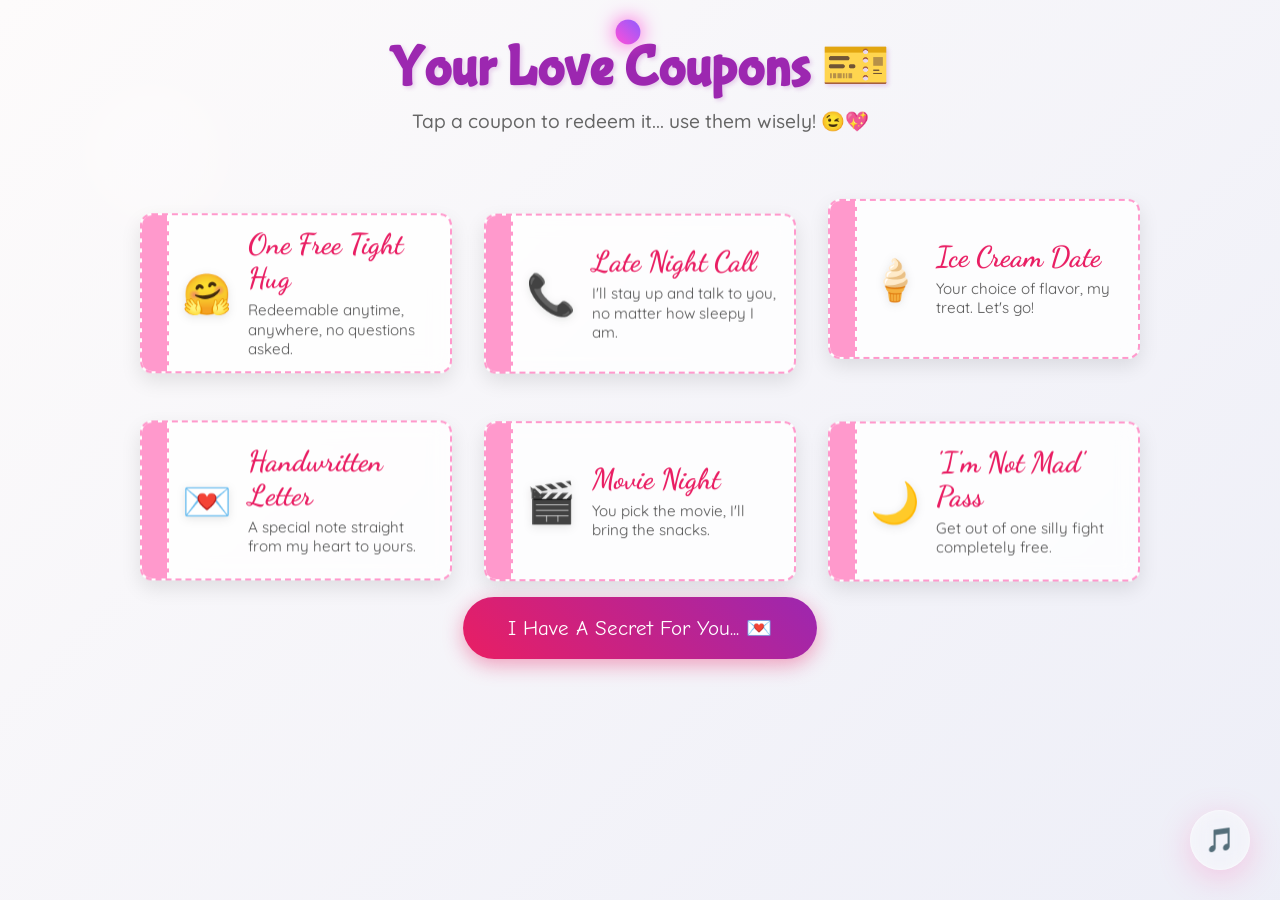
<file: coupons.html>
<!DOCTYPE html>
<html lang="en">
<head>
    <meta charset="UTF-8">
    <meta http-equiv="Cache-Control" content="no-cache, no-store, must-revalidate">
    <meta http-equiv="Pragma" content="no-cache">
    <meta http-equiv="Expires" content="0">
    <script>(function(){var u=new Date("May 26, 2026 00:00:00").getTime();if(Date.now()>=u)return;if(location.search.indexOf('access=true')>-1){history.replaceState(null,'',location.pathname);window._a=true;return;}location.replace("index.html");})();</script>
    <meta name="viewport" content="width=device-width, initial-scale=1.0">
    <title>Your Love Coupons 🎫💖</title>
    <script src="https://cdnjs.cloudflare.com/ajax/libs/gsap/3.12.2/gsap.min.js"></script>
    <style>
        @import url('https://fonts.googleapis.com/css2?family=Bubblegum+Sans&family=Comic+Neue:wght@700&family=Dancing+Script:wght@700&family=Quicksand:wght@400;500;600;700&display=swap');

        * {
            margin: 0;
            padding: 0;
            box-sizing: border-box;
            cursor: none;
        }

        body {
            min-height: 100vh;
            background: linear-gradient(-45deg, #fdfbfb, #f3e5f5, #e8eaf6, #fdfbfb);
            background-size: 400% 400%;
            animation: gradientBG 15s ease infinite;
            font-family: 'Quicksand', sans-serif;
            overflow-x: hidden;
            display: flex;
            flex-direction: column;
            align-items: center;
            position: relative;
            padding: 2rem 1rem 6rem;
        }

        /* Custom Cursor & Glow */
        .custom-cursor {
            position: fixed;
            width: 25px;
            height: 25px;
            border-radius: 50%;
            background: linear-gradient(45deg, #ff4fd8, #8f5bff);
            box-shadow: 0 0 20px #ff4fd8;
            pointer-events: none;
            transform: translate(-50%, -50%);
            z-index: 10000;
            transition: transform 0.1s cubic-bezier(0.25, 1, 0.5, 1), background 0.3s;
            animation: cursorPulse 2s infinite ease-in-out;
        }

        @keyframes cursorPulse {
            0%, 100% {
                box-shadow: 0 0 15px #ff4fd8, 0 0 5px #8f5bff;
            }
            50% {
                box-shadow: 0 0 30px #ff4fd8, 0 0 15px #8f5bff;
            }
        }

        .custom-cursor.hovered {
            transform: translate(-50%, -50%) scale(1.6);
            background: linear-gradient(45deg, #8f5bff, #ff4fd8);
            box-shadow: 0 0 35px #8f5bff, 0 0 15px #ff4fd8;
        }

        .mouse-glow {
            position: fixed;
            top: 0;
            left: 0;
            width: 300px;
            height: 300px;
            background: radial-gradient(circle, rgba(255, 182, 193, 0.22) 0%, rgba(255, 182, 193, 0) 70%);
            border-radius: 50%;
            pointer-events: none;
            z-index: 0;
            mix-blend-mode: screen;
            will-change: transform;
        }

        /* Header */
        .header {
            text-align: center;
            margin-bottom: 3rem;
            z-index: 1;
        }

        .header h1 {
            font-family: 'Bubblegum Sans', cursive;
            font-size: 3.5rem;
            color: #9c27b0;
            text-shadow: 2px 2px 4px rgba(156, 39, 176, 0.2);
            animation: floatHeader 3s ease-in-out infinite;
        }

        .header p {
            font-size: 1.2rem;
            color: #666;
            margin-top: 0.5rem;
            font-weight: 500;
        }

        /* Coupons Grid */
        .coupons-grid {
            display: grid;
            grid-template-columns: repeat(auto-fit, minmax(300px, 1fr));
            gap: 2rem;
            width: 100%;
            max-width: 1000px;
            z-index: 1;
        }

        /* Coupon Card */
        .coupon-wrapper {
            perspective: 1000px;
            height: 160px;
        }

        .coupon-inner {
            position: relative;
            width: 100%;
            height: 100%;
            transition: transform 0.8s;
            transform-style: preserve-3d;
            cursor: pointer;
        }

        .coupon-inner.is-redeemed {
            transform: rotateY(180deg);
        }

        .coupon-front, .coupon-back {
            position: absolute;
            width: 100%;
            height: 100%;
            backface-visibility: hidden;
            border-radius: 12px;
            display: flex;
            box-shadow: 0 8px 20px rgba(0,0,0,0.1);
            overflow: hidden;
        }

        /* Coupon Front */
        .coupon-front {
            background: rgba(255, 255, 255, 0.8);
            backdrop-filter: blur(10px);
            border: 2px dashed #ff99cc;
            position: relative;
        }

        .coupon-front::before {
            content: '';
            position: absolute;
            left: 0;
            top: 0;
            bottom: 0;
            width: 25px;
            background: #ff99cc;
            border-right: 2px dashed white;
        }
        
        .coupon-content {
            padding: 1.2rem 1rem 1.2rem 2.5rem;
            display: flex;
            align-items: center;
            width: 100%;
        }

        .coupon-emoji {
            font-size: 2.5rem;
            margin-right: 1rem;
            filter: drop-shadow(0 2px 4px rgba(0,0,0,0.1));
            animation: bounce 2s infinite;
        }

        .coupon-text h3 {
            font-family: 'Dancing Script', cursive;
            font-size: 1.8rem;
            color: #e91e63;
            margin-bottom: 0.3rem;
        }

        .coupon-text p {
            font-size: 0.95rem;
            color: #555;
            line-height: 1.3;
        }

        /* Coupon Back (Redeemed State) */
        .coupon-back {
            background: linear-gradient(135deg, #f3e5f5, #fce4ec);
            border: 2px solid #e91e63;
            transform: rotateY(180deg);
            align-items: center;
            justify-content: center;
            flex-direction: column;
        }

        .stamp {
            font-family: 'Bubblegum Sans', cursive;
            font-size: 2.5rem;
            color: #e91e63;
            border: 4px solid #e91e63;
            padding: 0.5rem 1rem;
            border-radius: 10px;
            transform: rotate(-15deg);
            opacity: 0.8;
            text-shadow: 1px 1px 0px rgba(255,255,255,0.5);
            box-shadow: 0 0 10px rgba(233, 30, 99, 0.2);
        }

        /* CTA Button */
        .bottom-action {
            margin-top: 4rem;
            z-index: 1;
        }

        .cta-button {
            background: linear-gradient(45deg, #e91e63, #9c27b0);
            border: none;
            border-radius: 50px;
            padding: 1.2rem 2.8rem;
            font-size: 1.3rem;
            color: white;
            cursor: pointer;
            transition: all 0.3s cubic-bezier(0.175, 0.885, 0.32, 1.275);
            font-family: 'Comic Neue', cursive;
            box-shadow: 0 6px 20px rgba(233, 30, 99, 0.4);
            animation: bounceButton 3s ease infinite;
            display: inline-block;
            text-decoration: none;
        }

        .cta-button:hover {
            transform: scale(1.1) translateY(-3px);
            box-shadow: 0 10px 25px rgba(233, 30, 99, 0.6);
        }

        /* Floating elements */
        .floating { position: fixed; pointer-events: none; z-index: 1; }

        .floating-love-text {
            position: fixed;
            color: rgba(233, 30, 99, 0.3);
            font-family: 'Dancing Script', cursive;
            font-weight: bold;
            pointer-events: none;
            z-index: 1;
            text-shadow: 0 0 8px rgba(233, 30, 99, 0.15);
        }

        .click-heart {
            position: fixed;
            pointer-events: none;
            z-index: 10000;
            font-size: 1.5rem;
            animation: rotateParticle 1.5s linear;
        }

        /* Confetti particle */
        .confetti {
            position: fixed;
            pointer-events: none;
            z-index: 10000;
            width: 10px;
            height: 10px;
            border-radius: 2px;
        }

        /* Keyframes */
        @keyframes gradientBG { 0% { background-position: 0% 50%; } 50% { background-position: 100% 50%; } 100% { background-position: 0% 50%; } }
        @keyframes floatHeader { 0%, 100% { transform: translateY(0); } 50% { transform: translateY(-8px); } }
        @keyframes bounce { 0%, 100% { transform: translateY(0); } 50% { transform: translateY(-5px); } }
        @keyframes bounceButton { 0%, 100% { transform: translateY(0); } 50% { transform: translateY(-6px); } }
        @keyframes rotateParticle { 0% { transform: scale(1) rotate(0deg); } 100% { transform: scale(0.2) rotate(360deg); } }

        @media (max-width: 768px) {
            * {
                cursor: auto !important;
            }

            .custom-cursor, .mouse-glow {
                display: none !important;
            }

            .header h1 { font-size: 2.5rem; }
            .coupons-grid { grid-template-columns: 1fr; padding: 0 1rem; }
            .coupon-text h3 { font-size: 1.5rem; }
        }

        /* Premium Glassmorphism Music Toggle Button */
        .music-toggle {
            position: fixed;
            bottom: 30px;
            right: 30px;
            width: 60px;
            height: 60px;
            border-radius: 50%;
            background: rgba(255, 255, 255, 0.25);
            backdrop-filter: blur(10px);
            -webkit-backdrop-filter: blur(10px);
            border: 1.5px solid rgba(255, 255, 255, 0.45);
            font-size: 24px;
            display: flex;
            align-items: center;
            justify-content: center;
            cursor: pointer;
            z-index: 10000;
            box-shadow: 0 8px 32px 0 rgba(255, 105, 180, 0.3),
                        inset 0 0 15px rgba(255, 255, 255, 0.3);
            transition: all 0.4s cubic-bezier(0.175, 0.885, 0.32, 1.275);
            animation: floatBtn 3s ease-in-out infinite;
        }

        .music-toggle:hover {
            transform: scale(1.15) rotate(15deg);
            background: rgba(255, 255, 255, 0.4);
            box-shadow: 0 0 25px rgba(255, 105, 180, 0.8),
                        0 0 10px rgba(186, 85, 211, 0.6);
            border-color: rgba(255, 255, 255, 0.7);
        }

        .music-toggle:active {
            transform: scale(0.9);
        }

        @keyframes floatBtn {
            0%, 100% {
                transform: translateY(0);
            }
            50% {
                transform: translateY(-8px);
            }
        }

        /* Ensure mobile compatibility by keeping hover effects clean on touch screens */
        @media (max-width: 768px) {
            .music-toggle {
                bottom: 20px;
                right: 20px;
                width: 50px;
                height: 50px;
                font-size: 20px;
            }
        }
    </style>
</head>
<body>
    <!-- Background Music -->
    <audio id="bgMusic" autoplay loop>
        <source src="Music/coupons.mp3" type="audio/mpeg">
    </audio>

    <!-- Floating Music Button -->
    <button class="music-toggle" onclick="toggleMusic()">
        🎵
    </button>

    <div class="mouse-glow"></div>
    <div class="custom-cursor"></div>

    <div class="header">
        <h1>Your Love Coupons 🎫</h1>
        <p>Tap a coupon to redeem it... use them wisely! 😉💖</p>
    </div>

    <div class="coupons-grid" id="coupons-container">
        <!-- Coupons will be generated here by JS -->
    </div>

    <div class="bottom-action">
        <a href="letter.html" class="cta-button" id="coupons-next-btn">I Have A Secret For You... 💌</a>
        <script>if(window._a)document.getElementById('coupons-next-btn').href='letter.html?access=true';</script>
    </div>

    <script>
        const couponsData = [
            { icon: "🤗", title: "One Free Tight Hug", desc: "Redeemable anytime, anywhere, no questions asked." },
            { icon: "📞", title: "Late Night Call", desc: "I'll stay up and talk to you, no matter how sleepy I am." },
            { icon: "🍦", title: "Ice Cream Date", desc: "Your choice of flavor, my treat. Let's go!" },
            { icon: "💌", title: "Handwritten Letter", desc: "A special note straight from my heart to yours." },
            { icon: "🎬", title: "Movie Night", desc: "You pick the movie, I'll bring the snacks." },
            { icon: "🌙", title: "'I'm Not Mad' Pass", desc: "Get out of one silly fight completely free." }
        ];

        const container = document.getElementById('coupons-container');

        couponsData.forEach((coupon, index) => {
            const wrapper = document.createElement('div');
            wrapper.className = 'coupon-wrapper';
            wrapper.style.opacity = 0;
            
            wrapper.innerHTML = `
                <div class="coupon-inner" onclick="redeemCoupon(this, event)">
                    <div class="coupon-front">
                        <div class="coupon-content">
                            <div class="coupon-emoji">${coupon.icon}</div>
                            <div class="coupon-text">
                                <h3>${coupon.title}</h3>
                                <p>${coupon.desc}</p>
                            </div>
                        </div>
                    </div>
                    <div class="coupon-back">
                        <div class="stamp">REDEEMED 💖</div>
                    </div>
                </div>
            `;
            container.appendChild(wrapper);

            // Animate entry
            gsap.to(wrapper, {
                opacity: 1,
                y: 0,
                duration: 0.8,
                delay: index * 0.15,
                ease: "back.out(1.2)"
            });
            gsap.from(wrapper, { y: 50, duration: 0.8, delay: index * 0.15 });
        });

        function redeemCoupon(element, event) {
            if (element.classList.contains('is-redeemed')) return;
            
            element.classList.add('is-redeemed');
            
            // Launch confetti from click position
            const rect = element.getBoundingClientRect();
            const x = event.clientX || rect.left + rect.width / 2;
            const y = event.clientY || rect.top + rect.height / 2;
            
            for(let i=0; i<3; i++) {
                setTimeout(() => launchConfetti(x, y), i * 150);
            }
        }

        function launchConfetti(x, y) {
            const colors = ['#e91e63', '#ff69b4', '#9c27b0', '#ffeb3b', '#4caf50', '#2196f3', '#ff9800'];
            
            for (let i = 0; i < 20; i++) {
                const confetti = document.createElement('div');
                confetti.className = 'confetti';
                confetti.style.backgroundColor = colors[Math.floor(Math.random() * colors.length)];
                confetti.style.left = x + 'px';
                confetti.style.top = y + 'px';
                confetti.style.width = (Math.random() * 8 + 5) + 'px';
                confetti.style.height = (Math.random() * 8 + 5) + 'px';
                confetti.style.borderRadius = Math.random() > 0.5 ? '50%' : '2px';
                document.body.appendChild(confetti);

                const angle = Math.random() * Math.PI * 2;
                const velocity = Math.random() * 200 + 100;

                gsap.to(confetti, {
                    x: Math.cos(angle) * velocity,
                    y: Math.sin(angle) * velocity + 150,
                    rotation: Math.random() * 720 - 360,
                    opacity: 0,
                    duration: 1 + Math.random(),
                    ease: "power2.out",
                    onComplete: () => confetti.remove()
                });
            }
        }

        // ====== CURSOR & GLOW ======
        const cursor = document.querySelector('.custom-cursor');
        const mouseGlow = document.querySelector('.mouse-glow');
        document.addEventListener('mousemove', (e) => {
            if (mouseGlow) {
                gsap.to(mouseGlow, {
                    x: e.clientX - 150,
                    y: e.clientY - 150,
                    duration: 0.3,
                    ease: "power2.out"
                });
            }

            if (cursor) {
                cursor.style.left = e.clientX + 'px';
                cursor.style.top = e.clientY + 'px';
            }
        });

        document.addEventListener('mouseover', (e) => {
            if (e.target.closest('a, button, .interactive, .hoverable, .cta-button, .coupon-inner, .music-toggle, [role="button"]')) {
                if (cursor) cursor.classList.add('hovered');
            }
        });

        document.addEventListener('mouseout', (e) => {
            if (e.target.closest('a, button, .interactive, .hoverable, .cta-button, .coupon-inner, .music-toggle, [role="button"]')) {
                if (cursor) cursor.classList.remove('hovered');
            }
        });

        // ====== CLICK HEARTS REMOVED ======

        // ====== FLOATING TEXTS & ELEMENTS ======
        const loveTexts = ["pretty girl 💖", "mine 😌", "cutieeee 🌸", "my peace 🕊️", "pookie 💌", "baby 💕", "my world 🌎"];
        function spawnLoveText() {
            const t = document.createElement('div');
            t.className = 'floating-love-text';
            t.innerHTML = loveTexts[Math.floor(Math.random() * loveTexts.length)];
            t.style.left = Math.random() * 80 + 10 + 'vw';
            t.style.bottom = '-50px';
            t.style.fontSize = (Math.random() * 6 + 14) + 'px';
            document.body.appendChild(t);
            gsap.to(t, { y: -window.innerHeight - 100, x: (Math.random() - 0.5) * 150, rotation: (Math.random() - 0.5) * 35, opacity: 0, duration: 8 + Math.random() * 4, ease: "power1.out", onComplete: () => t.remove() });
        }

        function createFloatingElement() {
            const elements = ['🌸', '✨', '💖', '🦋', '⭐'];
            const el = document.createElement('div');
            el.className = 'floating';
            el.textContent = elements[Math.floor(Math.random() * elements.length)];
            el.style.left = Math.random() * window.innerWidth + 'px';
            el.style.top = window.innerHeight + 10 + 'px';
            el.style.fontSize = (Math.random() * 18 + 10) + 'px';
            document.body.appendChild(el);
            gsap.to(el, { y: -window.innerHeight - 50, x: '+=' + (Math.random() * 100 - 50), rotation: Math.random() * 360, duration: Math.random() * 8 + 8, opacity: 0, onComplete: () => el.remove() });
        }

        setInterval(createFloatingElement, 1800);
        setInterval(spawnLoveText, 2800);

        // ====== MUSIC ======
        window.addEventListener("click", () => {
            const music = document.getElementById("bgMusic");
            if (music && music.paused) {
                music.volume = 0;
                music.play().catch(e => console.log(e));
            }
        }, { once: true });

        window.toggleMusic = function() {
            const music = document.getElementById("bgMusic");
            if (music) {
                if (music.paused) {
                    music.volume = 0;
                    music.play().catch(e => console.log(e));
                } else {
                    music.pause();
                }
            }
        }

        window.addEventListener('load', () => {
            const audio = document.getElementById('bgMusic');
            if (audio) {
                audio.volume = 0;
                audio.addEventListener('play', () => {
                    gsap.to(audio, { volume: 0.4, duration: 1.5, ease: "power1.out" });
                });
                audio.play().catch(err => {
                    console.log("Autoplay blocked, waiting for user click.");
                });
            }
        });

        // CTA transition
        document.addEventListener('click', (e) => {
            if (e.target.closest('.cta-button')) {
                e.preventDefault();
                const music = document.getElementById("bgMusic");
                if (music) {
                    gsap.to(music, { volume: 0, duration: 1, ease: "power1.inOut" });
                }
                gsap.to('body', {
                    opacity: 0, duration: 1,
                    onComplete: () => { window.location.href = 'letter.html' + (window._a ? '?access=true' : ''); }
                });
            }
        });
    </script>

    <link rel="stylesheet" href="secret-messages.css">
    <script src="secret-messages.js"></script>
</body>
</html>
</file>
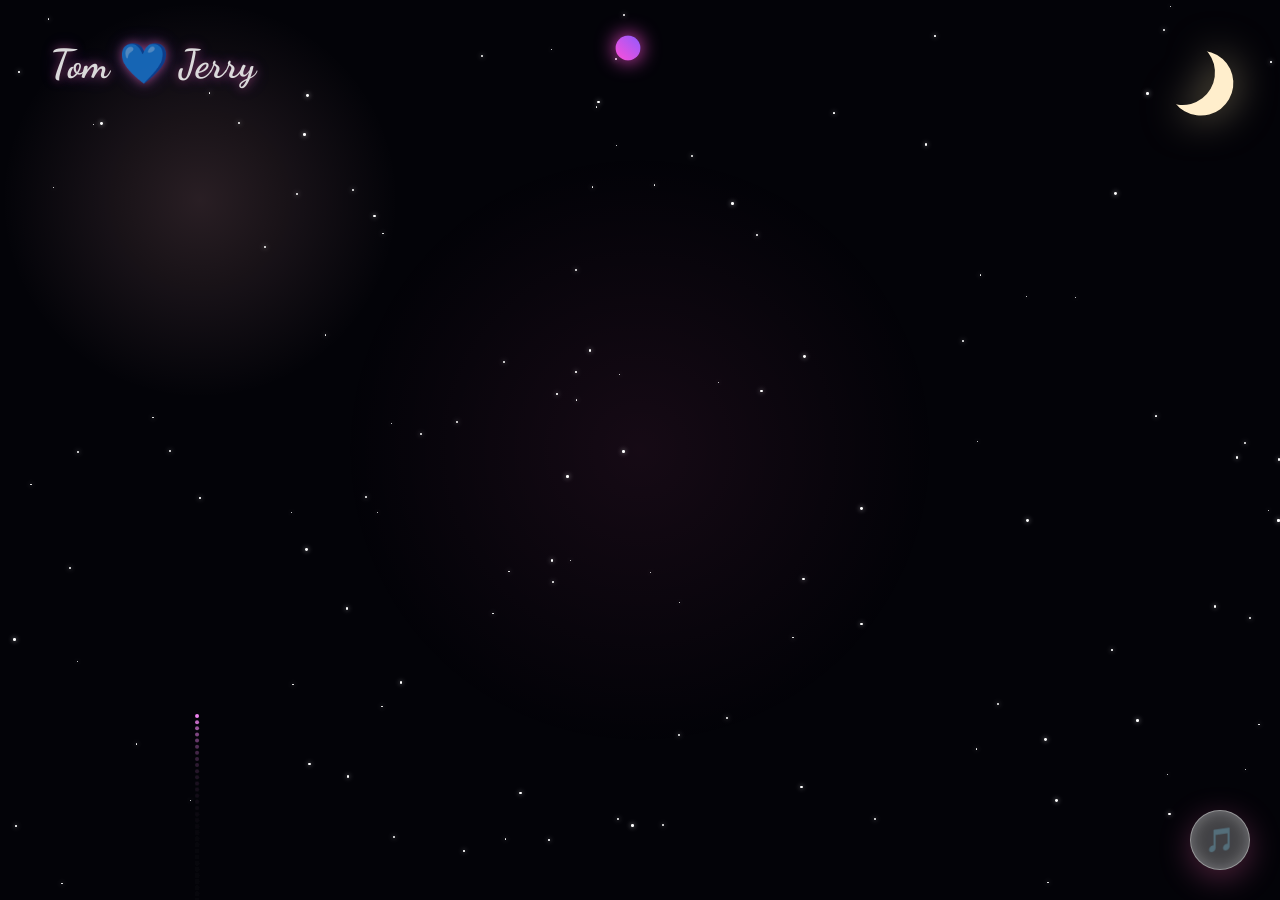
<file: ending.html>
<!DOCTYPE html>
<html lang="en">

<head>
    <meta charset="UTF-8">
    <meta http-equiv="Cache-Control" content="no-cache, no-store, must-revalidate">
    <meta http-equiv="Pragma" content="no-cache">
    <meta http-equiv="Expires" content="0">
    <script>(function(){var u=new Date("May 26, 2026 00:00:00").getTime();if(Date.now()>=u)return;if(location.search.indexOf('access=true')>-1){history.replaceState(null,'',location.pathname);window._a=true;return;}location.replace("index.html");})();</script>
    <meta name="viewport" content="width=device-width, initial-scale=1.0">
    <title>And if I had to choose again... 💖</title>
    <!-- GSAP for smooth animations -->
    <script src="https://cdnjs.cloudflare.com/ajax/libs/gsap/3.12.2/gsap.min.js"></script>
    <style>
        @import url('https://fonts.googleapis.com/css2?family=Bubblegum+Sans&family=Dancing+Script:wght@700&family=Quicksand:wght@500;600;700&display=swap');

        * {
            margin: 0;
            padding: 0;
            box-sizing: border-box;
            cursor: none;
        }

        body {
            min-height: 100vh;
            background: #08080a;
            font-family: 'Quicksand', sans-serif;
            overflow-x: hidden;
            overflow-y: auto;
            display: flex;
            flex-direction: column;
            align-items: center;
            justify-content: flex-start;
            position: relative;
            padding: 3rem 2rem 4rem;
        }

        /* Ambient Glow in center */
        .ambient-glow {
            position: absolute;
            top: 50%;
            left: 50%;
            transform: translate(-50%, -50%);
            width: 600px;
            height: 600px;
            background: radial-gradient(circle, rgba(255, 105, 180, 0.08) 0%, rgba(0, 0, 0, 0) 70%);
            pointer-events: none;
            z-index: 0;
        }

        /* Custom Spotlight & Cursor */
        .custom-cursor {
            position: fixed;
            width: 25px;
            height: 25px;
            border-radius: 50%;
            background: linear-gradient(45deg, #ff4fd8, #8f5bff);
            box-shadow: 0 0 20px #ff4fd8;
            pointer-events: none;
            transform: translate(-50%, -50%);
            z-index: 10000;
            transition: transform 0.1s cubic-bezier(0.25, 1, 0.5, 1), background 0.3s;
            animation: cursorPulse 2s infinite ease-in-out;
        }

        @keyframes cursorPulse {
            0%, 100% {
                box-shadow: 0 0 15px #ff4fd8, 0 0 5px #8f5bff;
            }
            50% {
                box-shadow: 0 0 30px #ff4fd8, 0 0 15px #8f5bff;
            }
        }

        .custom-cursor.hovered {
            transform: translate(-50%, -50%) scale(1.6);
            background: linear-gradient(45deg, #8f5bff, #ff4fd8);
            box-shadow: 0 0 35px #8f5bff, 0 0 15px #ff4fd8;
        }

        .mouse-glow {
            position: fixed;
            top: 0;
            left: 0;
            width: 400px;
            height: 400px;
            background: radial-gradient(circle, rgba(255, 182, 193, 0.15) 0%, rgba(255, 182, 193, 0) 70%);
            border-radius: 50%;
            pointer-events: none;
            z-index: 0;
            mix-blend-mode: screen;
            will-change: transform;
        }

        .container {
            text-align: center;
            z-index: 1;
            max-width: 800px;
            width: 100%;
            position: relative;
        }

        /* Elegant cinematic message container */
        .ending-message {
            font-family: 'Dancing Script', cursive;
            color: #ffffff;
            line-height: 1.9;
            margin-bottom: 3rem;
            text-align: center;
            max-width: 700px;
        }

        .ending-para {
            font-size: 1.85rem;
            margin-bottom: 1.8rem;
            opacity: 0;
            transform: translateY(20px);
            text-shadow: 0 0 12px rgba(255, 255, 255, 0.3), 0 0 25px rgba(255, 105, 180, 0.25);
        }

        .ending-para.highlight {
            color: #ff69b4;
            font-size: 2.2rem;
            text-shadow: 0 0 15px rgba(255, 105, 180, 0.6), 0 0 35px rgba(255, 105, 180, 0.3);
        }

        .ending-para.sign {
            font-size: 1.6rem;
            color: rgba(255, 182, 217, 0.7);
            margin-top: 1rem;
        }

        /* Blinking typing cursor */
        .typing-cursor {
            display: inline-block;
            width: 3px;
            height: 2rem;
            background-color: #ff69b4;
            margin-left: 5px;
            animation: blink 0.8s infinite;
            vertical-align: middle;
        }

        /* The End Glowing reveal */
        .the-end {
            font-family: 'Bubblegum Sans', cursive;
            font-size: 2.5rem;
            color: #ff69b4;
            opacity: 0;
            transform: scale(0.8);
            text-shadow: 0 0 12px rgba(255, 105, 180, 0.8), 0 0 25px rgba(255, 105, 180, 0.5);
            animation: pulseSign 3s infinite ease-in-out;
            display: inline-block;
        }

        /* Interactive floating items */
        .floating {
            position: fixed;
            pointer-events: none;
            z-index: 1;
        }

        .click-heart {
            position: fixed;
            pointer-events: none;
            z-index: 10000;
            font-size: 1.5rem;
            animation: rotateParticle 1.5s linear;
        }

        /* Keyframes */
        @keyframes blink {
            0%, 100% { opacity: 1; }
            50% { opacity: 0; }
        }

        @keyframes pulseSign {
            0%, 100% { transform: scale(1); filter: brightness(1); }
            50% { transform: scale(1.08); filter: brightness(1.2); }
        }

        @keyframes rotateParticle {
            0% { transform: scale(1) rotate(0deg); }
            100% { transform: scale(0.2) rotate(360deg); }
        }

        #fireworks-canvas {
            position: fixed;
            top: 0;
            left: 0;
            width: 100%;
            height: 100%;
            z-index: 0;
            pointer-events: none;
        }

        /* Mobile Optimization */
        @media (max-width: 768px) {
            * {
                cursor: auto !important;
            }

            .custom-cursor, .mouse-glow {
                display: none !important;
            }

            .ending-para {
                font-size: 1.4rem;
            }

            .ending-para.highlight {
                font-size: 1.7rem;
            }

            .ending-para.sign {
                font-size: 1.2rem;
            }

            .typing-cursor {
                height: 1.5rem;
            }

            .the-end {
                font-size: 2rem;
            }
        }

        /* Premium Glassmorphism Music Toggle Button */
        .music-toggle {
            position: fixed;
            bottom: 30px;
            right: 30px;
            width: 60px;
            height: 60px;
            border-radius: 50%;
            background: rgba(255, 255, 255, 0.25);
            backdrop-filter: blur(10px);
            -webkit-backdrop-filter: blur(10px);
            border: 1.5px solid rgba(255, 255, 255, 0.45);
            font-size: 24px;
            display: flex;
            align-items: center;
            justify-content: center;
            cursor: pointer;
            z-index: 10000;
            box-shadow: 0 8px 32px 0 rgba(255, 105, 180, 0.3),
                        inset 0 0 15px rgba(255, 255, 255, 0.3);
            transition: all 0.4s cubic-bezier(0.175, 0.885, 0.32, 1.275);
            animation: floatBtn 3s ease-in-out infinite;
        }

        .music-toggle:hover {
            transform: scale(1.15) rotate(15deg);
            background: rgba(255, 255, 255, 0.4);
            box-shadow: 0 0 25px rgba(255, 105, 180, 0.8),
                        0 0 10px rgba(186, 85, 211, 0.6);
            border-color: rgba(255, 255, 255, 0.7);
        }

        .music-toggle:active {
            transform: scale(0.9);
        }

        @keyframes floatBtn {
            0%, 100% {
                transform: translateY(0);
            }
            50% {
                transform: translateY(-8px);
            }
        }

        /* Ensure mobile compatibility by keeping hover effects clean on touch screens */
        @media (max-width: 768px) {
            .music-toggle {
                bottom: 20px;
                right: 20px;
                width: 50px;
                height: 50px;
                font-size: 20px;
            }
        }
        /* ========== PROPOSAL SCENE ========== */
        .proposal-btn {
            margin-top: 2.5rem;
            padding: 1.1rem 2.8rem;
            border: none;
            border-radius: 60px;
            background: linear-gradient(135deg, #ff4fa3, #8b5cf6, #ff4fa3);
            background-size: 200% 200%;
            color: #fff;
            font-family: 'Dancing Script', cursive;
            font-size: 1.5rem;
            font-weight: 700;
            cursor: pointer;
            box-shadow: 0 0 30px rgba(255, 105, 180, 0.5), 0 0 60px rgba(139, 92, 246, 0.25);
            animation: proposalGlow 3s ease-in-out infinite, proposalFloat 2.5s ease-in-out infinite;
            opacity: 0;
            transform: translateY(20px);
            transition: transform 0.3s ease;
            position: relative;
            overflow: hidden;
            z-index: 100;
        }

        .proposal-btn::before {
            content: '';
            position: absolute;
            top: 0; left: -100%;
            width: 100%; height: 100%;
            background: linear-gradient(90deg, transparent, rgba(255,255,255,0.2), transparent);
            animation: proposalShimmer 2.5s infinite;
        }

        .proposal-btn:hover {
            transform: translateY(-4px) scale(1.05);
            box-shadow: 0 0 45px rgba(255, 105, 180, 0.7), 0 0 80px rgba(139, 92, 246, 0.4);
        }

        .proposal-btn:active {
            transform: scale(0.95);
        }

        @keyframes proposalGlow {
            0%, 100% { background-position: 0% 50%; box-shadow: 0 0 30px rgba(255, 105, 180, 0.5), 0 0 60px rgba(139, 92, 246, 0.25); }
            50% { background-position: 100% 50%; box-shadow: 0 0 50px rgba(255, 105, 180, 0.7), 0 0 80px rgba(139, 92, 246, 0.4); }
        }

        @keyframes proposalFloat {
            0%, 100% { transform: translateY(0); }
            50% { transform: translateY(-8px); }
        }

        @keyframes proposalShimmer {
            0% { left: -100%; }
            50%, 100% { left: 100%; }
        }

        /* YES overlay */
        .yes-overlay {
            position: fixed;
            top: 0; left: 0;
            width: 100%; height: 100%;
            background: radial-gradient(circle, rgba(255, 105, 180, 0.15) 0%, rgba(0, 0, 0, 0.95) 100%);
            display: none;
            align-items: center;
            justify-content: center;
            flex-direction: column;
            z-index: 99999;
        }

        .yes-overlay.show {
            display: flex;
        }

        .yes-text {
            font-family: 'Dancing Script', cursive;
            font-size: 4.5rem;
            font-weight: 700;
            background: linear-gradient(135deg, #ff80bf, #e879f9, #7dd3fc, #ff80bf);
            background-size: 300% 300%;
            -webkit-background-clip: text;
            -webkit-text-fill-color: transparent;
            background-clip: text;
            animation: titleGradient 4s ease infinite;
            filter: drop-shadow(0 0 30px rgba(255, 105, 180, 0.8));
            opacity: 0;
            transform: scale(0.5);
        }

        @keyframes titleGradient {
            0%, 100% { background-position: 0% 50%; }
            50% { background-position: 100% 50%; }
        }

        .yes-sub {
            font-family: 'Quicksand', sans-serif;
            font-size: 1.3rem;
            color: rgba(255, 182, 217, 0.7);
            margin-top: 1rem;
            opacity: 0;
            text-shadow: 0 0 10px rgba(255, 105, 180, 0.3);
        }

        .yes-ring {
            font-size: 5rem;
            margin-bottom: 1rem;
            opacity: 0;
            filter: drop-shadow(0 0 25px rgba(255, 215, 0, 0.6));
        }

        @media (max-width: 768px) {
            .proposal-btn {
                font-size: 1.2rem;
                padding: 0.9rem 2rem;
            }
            .yes-text {
                font-size: 2.8rem;
            }
            .yes-ring {
                font-size: 3.5rem;
            }
            .yes-sub {
                font-size: 1rem;
            }
        }

        /* ========== STARRY NIGHT SCENE ========== */
        .starry-sky {
            position: fixed;
            top: 0;
            left: 0;
            width: 100%;
            height: 100%;
            z-index: 0;
            pointer-events: none;
            overflow: hidden;
        }

        .star {
            position: absolute;
            background: #ffffff;
            border-radius: 50%;
            box-shadow: 0 0 5px rgba(255, 255, 255, 0.8);
            pointer-events: none;
        }

        @keyframes twinkle {
            0%, 100% { opacity: 0.2; }
            50% { opacity: 1; }
        }

        .moon-container {
            position: fixed;
            top: 40px;
            right: 50px;
            width: 80px;
            height: 80px;
            z-index: 0;
            pointer-events: none;
            filter: drop-shadow(0 0 20px rgba(255, 235, 175, 0.5));
            animation: floatMoon 8s ease-in-out infinite;
        }

        .moon {
            width: 65px;
            height: 65px;
            border-radius: 50%;
            box-shadow: 15px 15px 0 0 #ffeecc;
            transform: rotate(-15deg);
        }

        @keyframes floatMoon {
            0%, 100% { transform: translateY(0) rotate(-15deg); }
            50% { transform: translateY(-8px) rotate(-10deg); }
        }

        .floating-names {
            position: fixed;
            top: 40px;
            left: 50px;
            font-family: 'Dancing Script', cursive;
            font-size: 2.5rem;
            font-weight: 700;
            color: #ffffff;
            text-shadow: 0 0 10px rgba(255, 105, 180, 0.6), 0 0 20px rgba(139, 92, 246, 0.4);
            z-index: 1;
            animation: floatNames 6s ease-in-out infinite;
            opacity: 0.85;
            pointer-events: none;
        }

        @keyframes floatNames {
            0%, 100% { transform: translateY(0) rotate(-2deg); }
            50% { transform: translateY(-12px) rotate(2deg); }
        }

        @media (max-width: 768px) {
            .moon-container {
                top: 20px;
                right: 20px;
                width: 50px;
                height: 50px;
            }
            .moon {
                width: 40px;
                height: 40px;
                box-shadow: 10px 10px 0 0 #ffeecc;
            }
            .floating-names {
                font-size: 1.8rem;
                left: 20px;
                top: 20px;
            }
        }
    </style>
</head>

<body>
    <!-- Background Music Audio Tag -->
    <audio id="bgMusic" autoplay loop>
        <source src="Music/ending.mp3" type="audio/mpeg">
    </audio>

    <!-- Floating Music Button -->
    <button class="music-toggle" onclick="toggleMusic()">
        🎵
    </button>

    <canvas id="fireworks-canvas"></canvas>

    <div class="ambient-glow"></div>

    <!-- Mouse Tracking Glow Spotlight -->
    <div class="mouse-glow"></div>

    <!-- Custom Cursor -->
    <div class="custom-cursor"></div>

    <!-- Starry Night Scene Elements -->
    <div class="starry-sky" id="starry-sky"></div>
    <div class="moon-container">
        <div class="moon"></div>
    </div>
    <div class="floating-names">Tom 💙 Jerry</div>

    <div class="container">
        <!-- Cinematic typed messages -->
        <div class="ending-message" id="ending-message">
        </div>

        <!-- Pulser -->
        <div class="the-end" id="the-end-text">The End 🌸</div>

        <!-- Proposal Button -->
        <button class="proposal-btn" id="proposal-btn" onclick="triggerProposal()">Will You Stay With Me Forever? 💍</button>
    </div>

    <!-- YES Overlay -->
    <div class="yes-overlay" id="yes-overlay">
        <div class="yes-ring" id="yes-ring">💍</div>
        <div class="yes-text" id="yes-text">She Said YES 💖</div>
        <div class="yes-sub" id="yes-sub">Forever and always... ✨</div>
    </div>

    <script>
        // Custom spotlight glow trail follow cursor
        const cursor = document.querySelector('.custom-cursor');
        const mouseGlow = document.querySelector('.mouse-glow');

        document.addEventListener('mousemove', (e) => {
            if (mouseGlow) {
                gsap.to(mouseGlow, {
                    x: e.clientX - 150,
                    y: e.clientY - 150,
                    duration: 0.3,
                    ease: "power2.out"
                });
            }

            if (cursor) {
                cursor.style.left = e.clientX + 'px';
                cursor.style.top = e.clientY + 'px';
            }
        });

        document.addEventListener('mouseover', (e) => {
            if (e.target.closest('a, button, .interactive, .hoverable, .cta-button, .music-toggle, [role="button"]')) {
                if (cursor) cursor.classList.add('hovered');
            }
        });

        document.addEventListener('mouseout', (e) => {
            if (e.target.closest('a, button, .interactive, .hoverable, .cta-button, .music-toggle, [role="button"]')) {
                if (cursor) cursor.classList.remove('hovered');
            }
        });

        // Click heart explosion particle effect completely removed

        // ====== SEQUENTIAL PARAGRAPH REVEAL ======
        const endingLines = [
            { text: "And if I had to choose again…", type: "normal" },
            { text: "in every lifetime, every universe, every possible story…", type: "normal" },
            { text: "I would still choose YOU. 💖", type: "highlight" },
            { text: "Thank you for loving me when I was hard to handle.", type: "normal" },
            { text: "Thank you for staying during my worst days.", type: "normal" },
            { text: "Thank you for becoming my peace, my happiness, and my home. 🥺✨", type: "normal" },
            { text: "No matter how much we fight, cry, laugh, or annoy each other…", type: "normal" },
            { text: "one thing will never change — my love for you. 💞", type: "highlight" },
            { text: "From random strangers… to each other's whole world. 🌎", type: "normal" },
            { text: "4 years passed like seconds with you, and honestly… I still want forever more. 💍", type: "normal" },
            { text: "One day these calls, texts, and screenshots will become real mornings, real hugs, late-night rides, and a peaceful life together. 🌙🚗💖", type: "normal" },
            { text: "Until that day comes… promise me one thing —", type: "normal" },
            { text: "Stay with me. Love me. And never stop being MY Jerry. 🥺💙", type: "highlight" },
            { text: "Once Again…", type: "normal" },
            { text: "Happy Birthday, Pondati 🎂💖", type: "highlight" },
            { text: "Forever Yours, TOM 💌", type: "sign" }
        ];

        const messageContainer = document.getElementById('ending-message');
        const theEndElement = document.getElementById('the-end-text');
        let lineIndex = 0;

        function revealNextLine() {
            if (lineIndex >= endingLines.length) {
                // All lines done — show "The End"
                setTimeout(() => {
                    gsap.to(theEndElement, {
                        opacity: 1,
                        scale: 1,
                        duration: 2.0,
                        ease: "power2.out"
                    });
                    startFinalCelebration();

                    // Show proposal button after The End
                    setTimeout(() => {
                        const proposalBtn = document.getElementById('proposal-btn');
                        gsap.to(proposalBtn, {
                            opacity: 1,
                            y: 0,
                            duration: 1.2,
                            ease: "back.out(1.7)"
                        });
                        window.scrollTo({ top: document.body.scrollHeight, behavior: 'smooth' });
                    }, 2500);
                }, 800);
                return;
            }

            const line = endingLines[lineIndex];
            const para = document.createElement('div');
            para.className = 'ending-para';
            if (line.type === 'highlight') para.classList.add('highlight');
            if (line.type === 'sign') para.classList.add('sign');
            para.textContent = line.text;
            messageContainer.appendChild(para);

            // Fade in with GSAP
            gsap.to(para, {
                opacity: 1,
                y: 0,
                duration: 1.0,
                ease: "power2.out",
                onComplete: () => {
                    // Auto-scroll to bottom
                    window.scrollTo({ top: document.body.scrollHeight, behavior: 'smooth' });
                }
            });

            lineIndex++;

            // Delay before next line (longer for highlight lines)
            const delay = line.type === 'highlight' ? 2800 : 2200;
            setTimeout(revealNextLine, delay);
        }

        // Fireworks implementation
        const canvas = document.getElementById('fireworks-canvas');
        const ctx = canvas.getContext('2d');
        let width, height;
        let particles = [];
        let fireworks = [];

        function resizeCanvas() {
            width = window.innerWidth;
            height = window.innerHeight;
            canvas.width = width;
            canvas.height = height;
        }
        window.addEventListener('resize', resizeCanvas);
        resizeCanvas();

        class Particle {
            constructor(x, y, color) {
                this.x = x;
                this.y = y;
                this.color = color;
                const angle = Math.random() * Math.PI * 2;
                const speed = Math.random() * 3 + 1;
                this.vx = Math.cos(angle) * speed;
                this.vy = Math.sin(angle) * speed;
                this.life = 1.0;
                this.decay = Math.random() * 0.015 + 0.015;
            }
            update() {
                this.x += this.vx;
                this.y += this.vy;
                this.vy += 0.05; // gravity
                this.life -= this.decay;
            }
            draw() {
                ctx.beginPath();
                ctx.arc(this.x, this.y, 2, 0, Math.PI * 2);
                ctx.fillStyle = `rgba(${this.color}, ${this.life})`;
                ctx.fill();
            }
        }

        class Firework {
            constructor(x, targetY) {
                this.x = x;
                this.y = height;
                this.targetY = targetY;
                this.vy = -Math.random() * 3 - 6;
                const colors = ['255,105,180', '255,215,0', '238,130,238', '255,255,255'];
                this.color = colors[Math.floor(Math.random() * colors.length)];
            }
            update() {
                this.y += this.vy;
                if (this.y <= this.targetY || this.vy >= 0) {
                    this.explode();
                    return false; // dead
                }
                return true; // alive
            }
            draw() {
                ctx.beginPath();
                ctx.arc(this.x, this.y, 2, 0, Math.PI * 2);
                ctx.fillStyle = `rgb(${this.color})`;
                ctx.fill();
            }
            explode() {
                for (let i = 0; i < 50; i++) {
                    particles.push(new Particle(this.x, this.y, this.color));
                }
            }
        }

        function animateFireworks() {
            ctx.fillStyle = 'rgba(8, 8, 10, 0.2)'; // trail effect
            ctx.fillRect(0, 0, width, height);

            if (Math.random() < 0.03) {
                const x = Math.random() * width;
                const targetY = Math.random() * (height / 2);
                fireworks.push(new Firework(x, targetY));
            }

            fireworks = fireworks.filter(f => {
                f.draw();
                return f.update();
            });

            particles = particles.filter(p => {
                p.draw();
                p.update();
                return p.life > 0;
            });

            requestAnimationFrame(animateFireworks);
        }
        animateFireworks();

        // Final floating elements
        function createFloatingElement() {
            const elements = ['🌸', '✨', '💖', '💕', '⭐'];
            const element = document.createElement('div');
            element.className = 'floating';
            element.textContent = elements[Math.floor(Math.random() * elements.length)];
            element.style.left = Math.random() * window.innerWidth + 'px';
            element.style.top = window.innerHeight + 10 + 'px';
            element.style.fontSize = (Math.random() * 15 + 10) + 'px';
            element.style.opacity = 0.5;
            element.style.textShadow = '0 0 5px rgba(255, 105, 180, 0.4)';
            document.body.appendChild(element);

            gsap.to(element, {
                y: -window.innerHeight - 50,
                x: '+=' + (Math.random() * 120 - 60),
                rotation: Math.random() * 360,
                duration: Math.random() * 10 + 10,
                opacity: 0,
                onComplete: () => element.remove()
            });
        }

        setInterval(createFloatingElement, 2000);

        function startFinalCelebration() {
            // Grand finale fireworks burst
            for (let i = 0; i < 5; i++) {
                setTimeout(() => {
                    const x = (width / 5) * i + (width / 10);
                    const targetY = height / 4 + (Math.random() * 100 - 50);
                    const fw = new Firework(x, targetY);
                    fw.explode();
                }, i * 200);
            }

            // Keep launching occasional sparkle explosions near the text
            setInterval(() => {
                const x = window.innerWidth / 2 + (Math.random() - 0.5) * 350;
                const y = window.innerHeight / 2 + (Math.random() - 0.5) * 200;
                
                for (let i = 0; i < 4; i++) {
                    const spark = document.createElement('div');
                    spark.className = 'click-heart';
                    spark.innerHTML = '✨';
                    spark.style.left = x + 'px';
                    spark.style.top = y + 'px';
                    document.body.appendChild(spark);

                    gsap.to(spark, {
                        y: y - 50 - Math.random() * 50,
                        x: x + (Math.random() - 0.5) * 100,
                        opacity: 0,
                        scale: Math.random() * 0.6 + 0.3,
                        duration: 1 + Math.random() * 0.5,
                        onComplete: () => spark.remove()
                    });
                }
            }, 3000);
        }

        // ====== MUSIC ======
        window.addEventListener("click", () => {
            const music = document.getElementById("bgMusic");
            if (music && music.paused) {
                music.volume = 0;
                music.play().catch(e => console.log(e));
            }
        }, { once: true });

        window.toggleMusic = function() {
            const music = document.getElementById("bgMusic");
            if (music) {
                if (music.paused) {
                    music.volume = 0;
                    music.play().catch(e => console.log(e));
                } else {
                    music.pause();
                }
            }
        }

        // Initialize typing, starry sky and background music on page load
        window.addEventListener('load', () => {
            initStarrySky();

            // Delay reveal start slightly for dramatic entry
            setTimeout(revealNextLine, 1200);

            const audio = document.getElementById('bgMusic');
            if (audio) {
                audio.volume = 0;
                audio.addEventListener('play', () => {
                    gsap.to(audio, { volume: 0.4, duration: 1.5, ease: "power1.out" });
                });
                audio.play().catch(err => {
                    console.log("Autoplay blocked, waiting for user click.");
                });
            }
        });

        // ====== STARRY SKY GENERATOR ======
        function initStarrySky() {
            const sky = document.getElementById('starry-sky');
            if (!sky) return;
            const starCount = window.innerWidth < 768 ? 60 : 120;
            for (let i = 0; i < starCount; i++) {
                const star = document.createElement('div');
                star.className = 'star';
                const size = Math.random() * 2 + 1; // 1px to 3px
                star.style.width = size + 'px';
                star.style.height = size + 'px';
                star.style.left = Math.random() * 100 + 'vw';
                star.style.top = Math.random() * 100 + 'vh';
                
                const duration = Math.random() * 3 + 2; // 2s to 5s
                const delay = Math.random() * 5;
                star.style.animation = `twinkle ${duration}s ease-in-out infinite`;
                star.style.animationDelay = `${delay}s`;
                
                sky.appendChild(star);
            }
        }
        // ====== PROPOSAL SCENE ======
        function triggerProposal() {
            const proposalBtn = document.getElementById('proposal-btn');
            const overlay = document.getElementById('yes-overlay');
            const yesRing = document.getElementById('yes-ring');
            const yesText = document.getElementById('yes-text');
            const yesSub = document.getElementById('yes-sub');

            // Fade out the button
            gsap.to(proposalBtn, {
                opacity: 0,
                scale: 0.8,
                duration: 0.4,
                onComplete: () => { proposalBtn.style.display = 'none'; }
            });

            // Massive fireworks burst
            for (let i = 0; i < 12; i++) {
                setTimeout(() => {
                    const x = Math.random() * width;
                    const targetY = Math.random() * (height * 0.6);
                    const fw = new Firework(x, targetY);
                    fw.explode();
                }, i * 150);
            }

            // Show YES overlay
            setTimeout(() => {
                overlay.classList.add('show');

                // Animate ring
                gsap.to(yesRing, {
                    opacity: 1,
                    duration: 1,
                    ease: "power2.out"
                });

                // Animate YES text
                gsap.to(yesText, {
                    opacity: 1,
                    scale: 1,
                    duration: 1.5,
                    delay: 0.5,
                    ease: "back.out(1.7)"
                });

                // Animate subtitle
                gsap.to(yesSub, {
                    opacity: 1,
                    duration: 1,
                    delay: 1.5,
                    ease: "power2.out"
                });

                // Keep spawning fireworks in the overlay
                const celebInterval = setInterval(() => {
                    for (let i = 0; i < 3; i++) {
                        const x = Math.random() * width;
                        const targetY = Math.random() * (height * 0.5);
                        const fw = new Firework(x, targetY);
                        fw.explode();
                    }
                }, 1500);

                // Spawn celebration hearts
                const heartInterval = setInterval(() => {
                    const h = document.createElement('div');
                    h.className = 'click-heart';
                    h.innerHTML = ['💖', '💍', '💕', '✨', '💗'][Math.floor(Math.random() * 5)];
                    h.style.left = Math.random() * 100 + 'vw';
                    h.style.top = window.innerHeight + 10 + 'px';
                    h.style.fontSize = (Math.random() * 20 + 15) + 'px';
                    document.body.appendChild(h);
                    gsap.to(h, {
                        y: -(window.innerHeight + 50),
                        x: (Math.random() - 0.5) * 100,
                        opacity: 0,
                        duration: 4 + Math.random() * 3,
                        ease: "power1.out",
                        onComplete: () => h.remove()
                    });
                }, 300);
            }, 800);
        }

    </script>

    <link rel="stylesheet" href="secret-messages.css">
    <script src="secret-messages.js"></script>
</body>

</html>
</file>
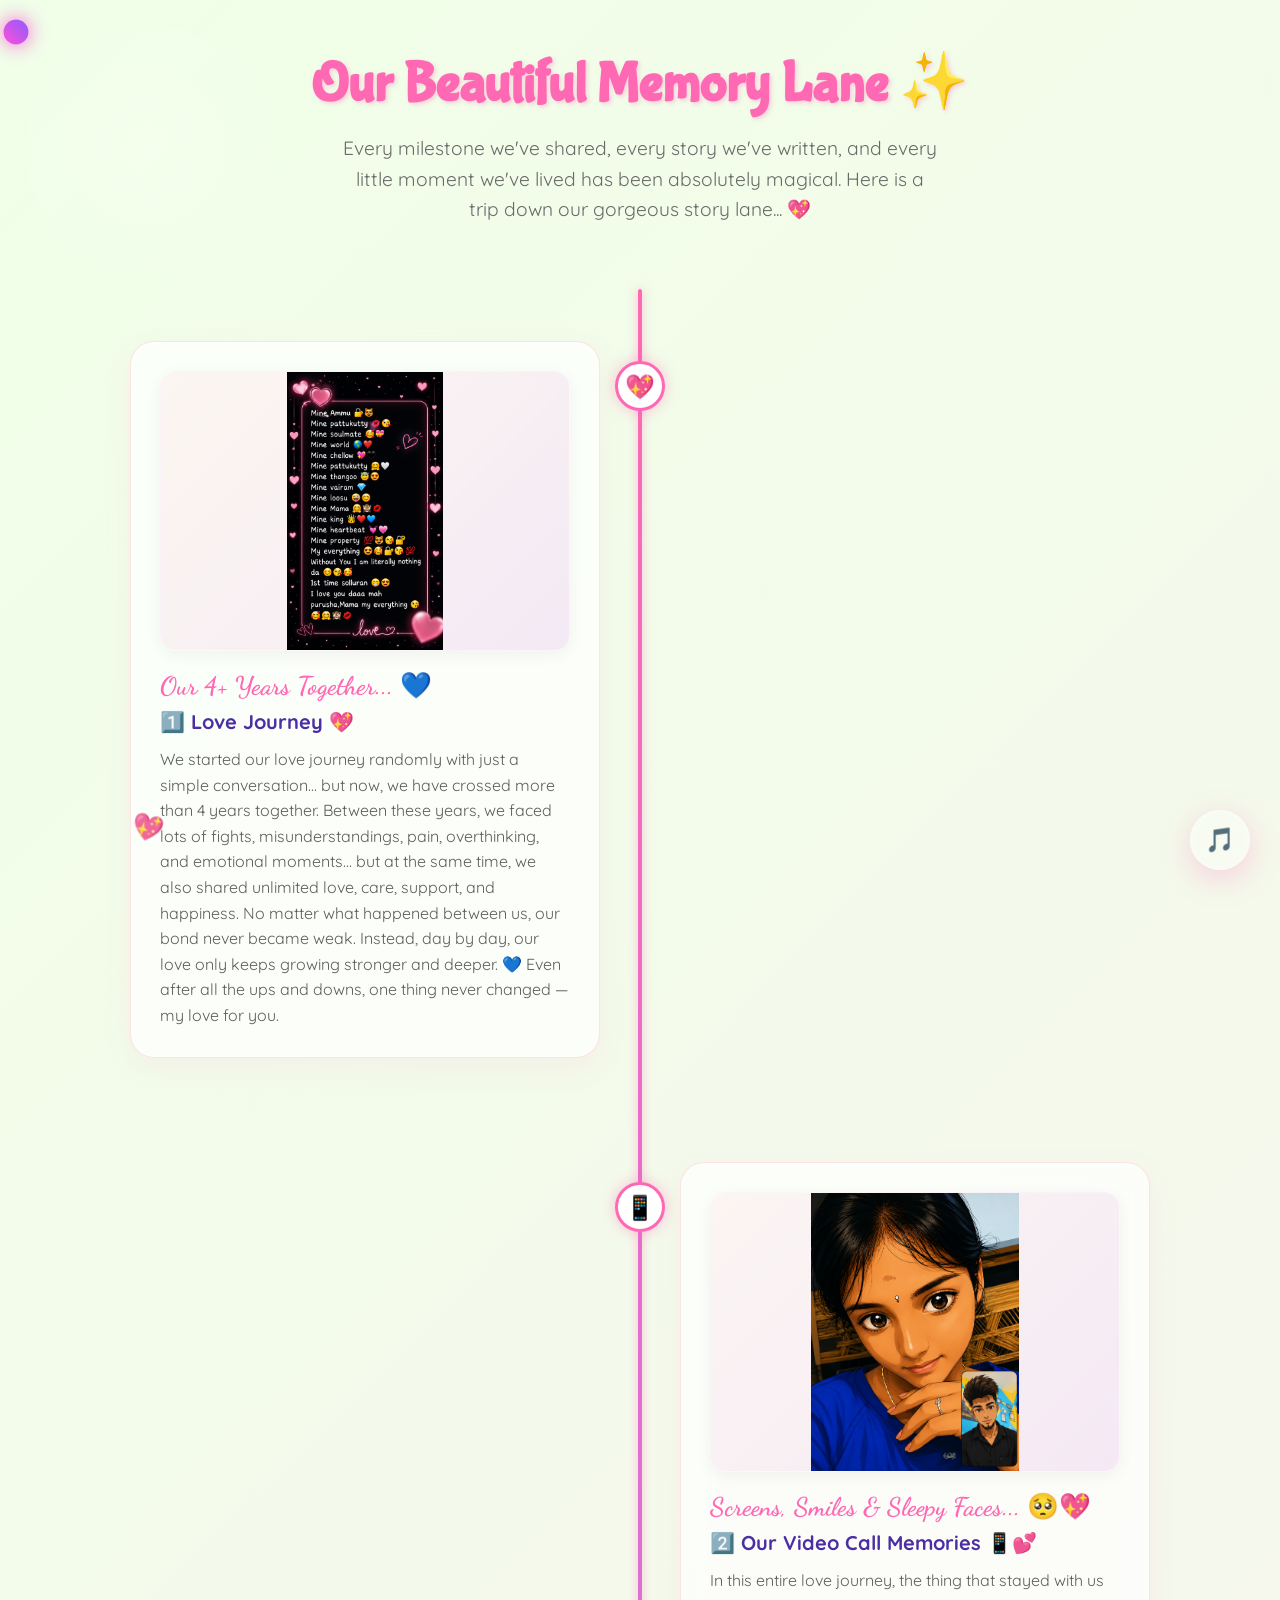
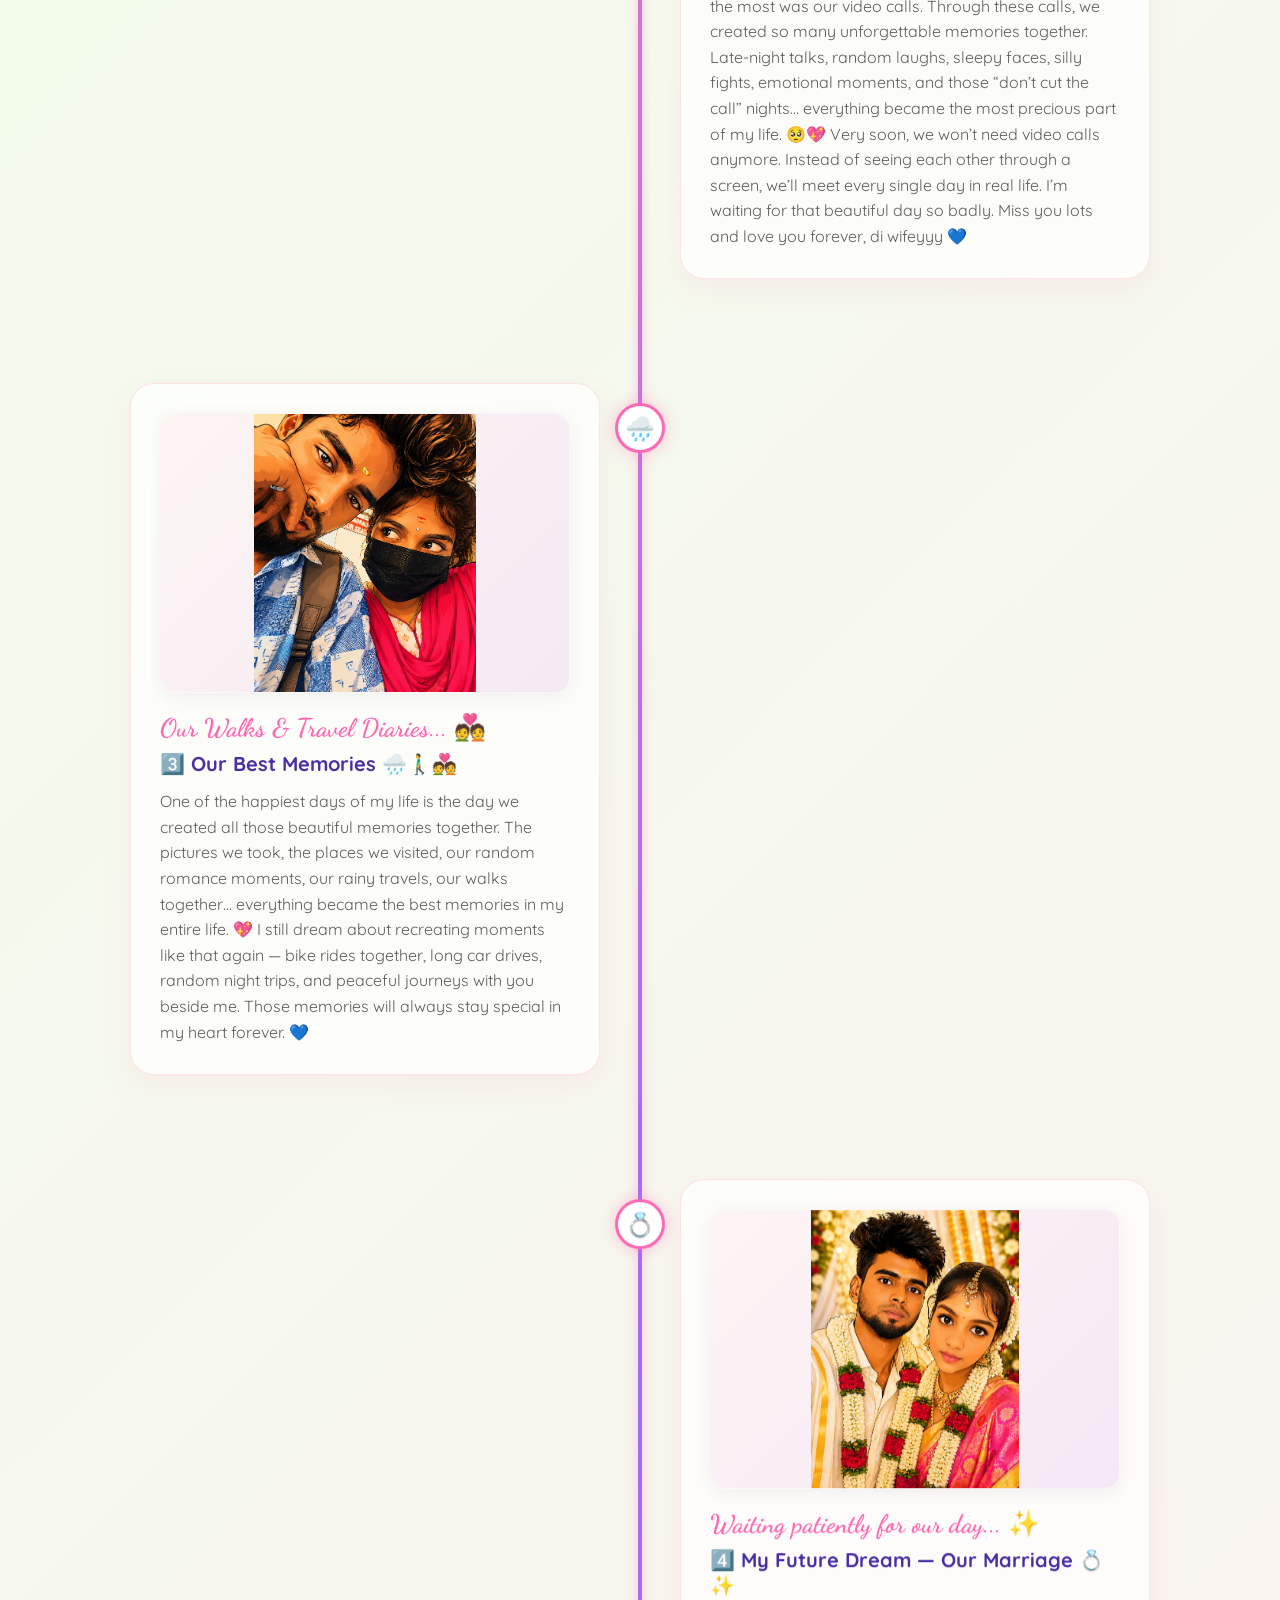
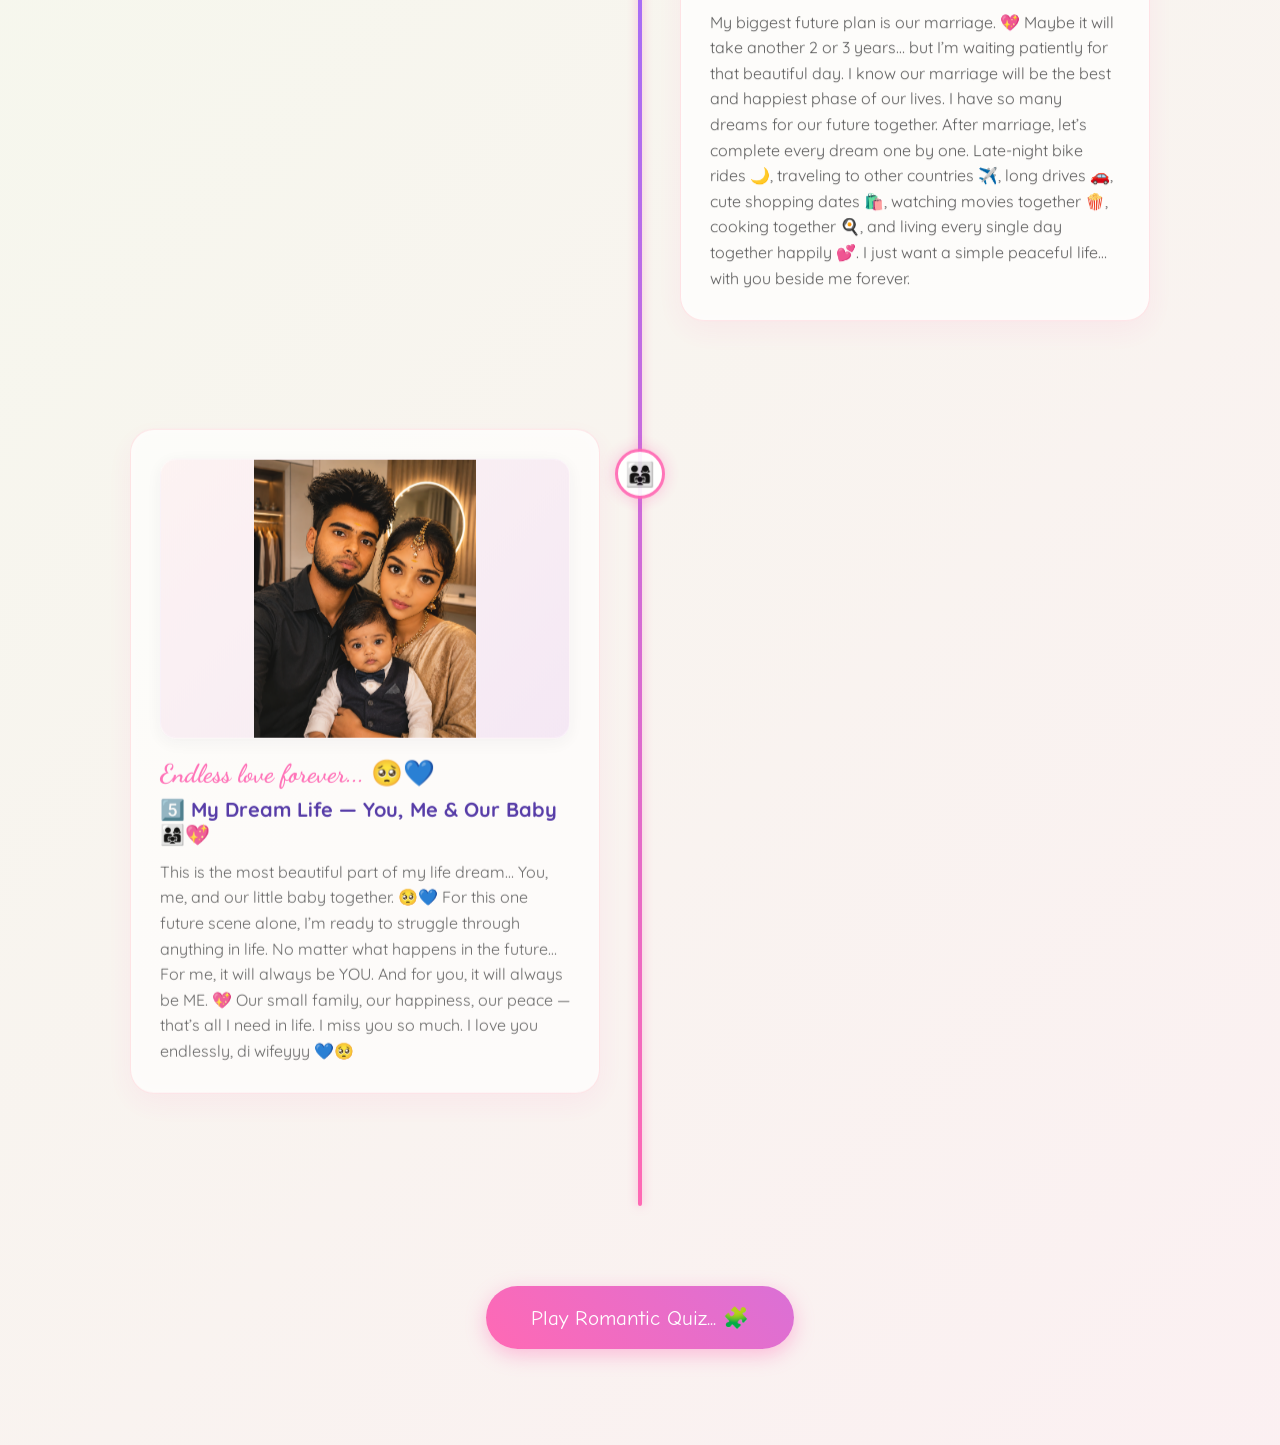
<file: last.html>
<!DOCTYPE html>
<html lang="en">

<head>
    <meta charset="UTF-8">
    <meta http-equiv="Cache-Control" content="no-cache, no-store, must-revalidate">
    <meta http-equiv="Pragma" content="no-cache">
    <meta http-equiv="Expires" content="0">
    <script>(function(){var u=new Date("May 26, 2026 00:00:00").getTime();if(Date.now()>=u)return;if(location.search.indexOf('access=true')>-1){history.replaceState(null,'',location.pathname);window._a=true;return;}location.replace("index.html");})();</script>
    <meta name="viewport" content="width=device-width, initial-scale=1.0">
    <title>Our Beautiful Memory Lane ✨</title>
    <!-- GSAP for beautiful animations -->
    <script src="https://cdnjs.cloudflare.com/ajax/libs/gsap/3.12.2/gsap.min.js"></script>
    <style>
        @import url('https://fonts.googleapis.com/css2?family=Bubblegum+Sans&family=Comic+Neue:wght@700&family=Dancing+Script:wght@700&family=Quicksand:wght@500;600;700&display=swap');

        * {
            margin: 0;
            padding: 0;
            box-sizing: border-box;
            cursor: none;
        }

        body {
            min-height: 100vh;
            background: linear-gradient(-45deg, #ffe6e6, #e6e6ff, #ffebf5, #f0ffe8);
            background-size: 400% 400%;
            animation: gradientBG 15s ease infinite;
            font-family: 'Quicksand', sans-serif;
            overflow-x: hidden;
            padding: 2rem 1rem;
            position: relative;
        }

        /* Custom Spotlight & Cursor */
        .custom-cursor {
            position: fixed;
            width: 25px;
            height: 25px;
            border-radius: 50%;
            background: linear-gradient(45deg, #ff4fd8, #8f5bff);
            box-shadow: 0 0 20px #ff4fd8;
            pointer-events: none;
            transform: translate(-50%, -50%);
            z-index: 10000;
            transition: transform 0.1s cubic-bezier(0.25, 1, 0.5, 1), background 0.3s;
            animation: cursorPulse 2s infinite ease-in-out;
        }

        @keyframes cursorPulse {
            0%, 100% {
                box-shadow: 0 0 15px #ff4fd8, 0 0 5px #8f5bff;
            }
            50% {
                box-shadow: 0 0 30px #ff4fd8, 0 0 15px #8f5bff;
            }
        }

        .custom-cursor.hovered {
            transform: translate(-50%, -50%) scale(1.6);
            background: linear-gradient(45deg, #8f5bff, #ff4fd8);
            box-shadow: 0 0 35px #8f5bff, 0 0 15px #ff4fd8;
        }

        .mouse-glow {
            position: fixed;
            top: 0;
            left: 0;
            width: 300px;
            height: 300px;
            background: radial-gradient(circle, rgba(255, 182, 193, 0.22) 0%, rgba(255, 182, 193, 0) 70%);
            border-radius: 50%;
            pointer-events: none;
            z-index: 0;
            mix-blend-mode: screen;
            will-change: transform;
        }

        .container {
            max-width: 1100px;
            margin: 0 auto;
            position: relative;
            z-index: 1;
        }

        /* Header section */
        header {
            text-align: center;
            margin-bottom: 4rem;
            margin-top: 1rem;
        }

        header h1 {
            font-family: 'Bubblegum Sans', cursive;
            font-size: 3.5rem;
            color: #ff69b4;
            text-shadow: 2px 2px 4px rgba(255, 105, 180, 0.3);
            margin-bottom: 1rem;
            animation: floatHeader 3s ease-in-out infinite;
        }

        header p {
            font-family: 'Quicksand', sans-serif;
            font-size: 1.2rem;
            color: #6a6a6a;
            max-width: 600px;
            margin: 0 auto;
            line-height: 1.6;
        }

        /* Timeline path container */
        .timeline {
            position: relative;
            margin: 0 auto 5rem auto;
            padding: 2rem 0;
        }

        /* The vertical line */
        .timeline::before {
            content: '';
            position: absolute;
            top: 0;
            bottom: 0;
            left: 50%;
            width: 4px;
            background: linear-gradient(to bottom, #ff69b4, #da70d6, #9b6dff, #ff69b4);
            transform: translateX(-50%);
            box-shadow: 0 0 10px rgba(255, 105, 180, 0.5);
            border-radius: 2px;
        }

        /* Timeline Items */
        .timeline-item {
            position: relative;
            width: 50%;
            padding: 20px 40px;
            margin-bottom: 4rem;
            opacity: 0;
            transform: translateY(50px);
        }

        .timeline-item.left {
            left: 0;
        }

        .timeline-item.right {
            left: 50%;
        }

        /* Badges positioned on central line */
        .timeline-badge {
            position: absolute;
            top: 40px;
            width: 50px;
            height: 50px;
            border-radius: 50%;
            background: white;
            border: 3px solid #ff69b4;
            display: flex;
            align-items: center;
            justify-content: center;
            font-size: 1.5rem;
            z-index: 10;
            box-shadow: 0 0 15px rgba(255, 105, 180, 0.4);
            transition: all 0.3s ease;
        }

        .timeline-item.left .timeline-badge {
            right: -25px;
        }

        .timeline-item.right .timeline-badge {
            left: -25px;
        }

        /* Hover animations for timeline nodes */
        .timeline-item:hover .timeline-badge {
            background: #ff69b4;
            transform: scale(1.15) rotate(15deg);
            box-shadow: 0 0 25px rgba(255, 105, 180, 0.8);
        }

        /* Elegant Glassmorphism Cards */
        .timeline-card {
            background: rgba(255, 255, 255, 0.7);
            backdrop-filter: blur(15px);
            -webkit-backdrop-filter: blur(15px);
            border: 1px solid rgba(255, 192, 203, 0.45);
            border-radius: 24px;
            padding: 1.8rem;
            box-shadow: 0 10px 30px rgba(255, 105, 180, 0.08), inset 0 0 10px rgba(255, 255, 255, 0.4);
            transition: all 0.4s cubic-bezier(0.175, 0.885, 0.32, 1.275);
            position: relative;
        }

        .timeline-card:hover {
            transform: translateY(-8px) scale(1.03);
            box-shadow: 0 15px 35px rgba(255, 105, 180, 0.2);
            border-color: rgba(255, 105, 180, 0.65);
            background: rgba(255, 255, 255, 0.88);
        }

        /* Timeline Images */
        .timeline-img-wrapper {
            width: 100%;
            height: 280px;
            border-radius: 16px;
            overflow: hidden;
            margin-bottom: 1.2rem;
            box-shadow: 0 4px 15px rgba(0, 0, 0, 0.05);
            position: relative;
            background: linear-gradient(135deg, rgba(255, 182, 193, 0.12), rgba(186, 85, 211, 0.12));
            display: flex;
            align-items: center;
            justify-content: center;
            border: 1px solid rgba(255, 255, 255, 0.4);
        }

        .timeline-img-wrapper img {
            max-width: 100%;
            max-height: 100%;
            width: auto;
            height: auto;
            object-fit: contain;
            transition: transform 0.6s ease;
        }

        .timeline-card:hover .timeline-img-wrapper img {
            transform: scale(1.05);
        }

        /* Card Content Text */
        .timeline-date {
            font-family: 'Dancing Script', cursive;
            color: #ff69b4;
            font-size: 1.6rem;
            font-weight: 700;
            margin-bottom: 0.5rem;
            display: inline-block;
        }

        .timeline-title {
            font-family: 'Quicksand', sans-serif;
            font-size: 1.25rem;
            font-weight: 700;
            color: #4a2ea2;
            margin-bottom: 0.8rem;
        }

        .timeline-caption {
            font-family: 'Quicksand', sans-serif;
            font-size: 1rem;
            line-height: 1.6;
            color: #5d5d5d;
        }

        /* Action CTA button at bottom */
        .bottom-action {
            text-align: center;
            margin-top: 5rem;
            margin-bottom: 4rem;
        }

        .cta-button {
            background: linear-gradient(45deg, #ff69b4, #da70d6);
            border: none;
            border-radius: 50px;
            padding: 1.2rem 2.8rem;
            font-size: 1.3rem;
            color: white;
            cursor: pointer;
            transition: all 0.3s cubic-bezier(0.175, 0.885, 0.32, 1.275);
            font-family: 'Comic Neue', cursive;
            box-shadow: 0 6px 20px rgba(255, 105, 180, 0.4);
            animation: bounceButton 3s ease infinite;
            display: inline-block;
            text-decoration: none;
        }

        .cta-button:hover {
            transform: scale(1.1) translateY(-3px);
            box-shadow: 0 10px 25px rgba(255, 105, 180, 0.6);
            background: linear-gradient(45deg, #da70d6, #9b6dff);
        }

        /* Floating elements */
        .floating {
            position: fixed;
            pointer-events: none;
            z-index: 1;
        }

        .floating-love-text {
            position: fixed;
            color: rgba(255, 105, 180, 0.38);
            font-family: 'Dancing Script', cursive;
            font-weight: bold;
            pointer-events: none;
            z-index: 1;
            text-shadow: 0 0 8px rgba(255, 105, 180, 0.2);
        }

        .click-heart {
            position: fixed;
            pointer-events: none;
            z-index: 10000;
            font-size: 1.5rem;
            animation: rotateParticle 1.5s linear;
        }

        /* Keyframes */
        @keyframes gradientBG {
            0% { background-position: 0% 50%; }
            50% { background-position: 100% 50%; }
            100% { background-position: 0% 50%; }
        }

        @keyframes floatHeader {
            0%, 100% { transform: translateY(0); }
            50% { transform: translateY(-10px); }
        }

        @keyframes rotateParticle {
            0% { transform: scale(1) rotate(0deg); }
            100% { transform: scale(0.2) rotate(360deg); }
        }

        @keyframes bounceButton {
            0%, 100% { transform: translateY(0); }
            50% { transform: translateY(-8px); }
        }

        /* Mobile Optimization */
        @media (max-width: 768px) {
            * {
                cursor: auto !important;
            }

            .custom-cursor, .mouse-glow {
                display: none !important;
            }

            body {
                padding: 1rem;
            }

            header h1 {
                font-size: 2.5rem;
            }

            .timeline::before {
                left: 30px;
            }

            .timeline-item {
                width: 100%;
                left: 0 !important;
                padding-left: 70px;
                padding-right: 15px;
            }

            .timeline-badge {
                left: 5px !important;
                right: auto !important;
                width: 44px;
                height: 44px;
                font-size: 1.25rem;
                top: 30px;
            }
            
            .timeline-card {
                padding: 1.2rem;
            }

            .timeline-img-wrapper {
                height: 180px;
            }
        }

        /* Premium Glassmorphism Music Toggle Button */
        .music-toggle {
            position: fixed;
            bottom: 30px;
            right: 30px;
            width: 60px;
            height: 60px;
            border-radius: 50%;
            background: rgba(255, 255, 255, 0.25);
            backdrop-filter: blur(10px);
            -webkit-backdrop-filter: blur(10px);
            border: 1.5px solid rgba(255, 255, 255, 0.45);
            font-size: 24px;
            display: flex;
            align-items: center;
            justify-content: center;
            cursor: pointer;
            z-index: 10000;
            box-shadow: 0 8px 32px 0 rgba(255, 105, 180, 0.3),
                        inset 0 0 15px rgba(255, 255, 255, 0.3);
            transition: all 0.4s cubic-bezier(0.175, 0.885, 0.32, 1.275);
            animation: floatBtn 3s ease-in-out infinite;
        }

        .music-toggle:hover {
            transform: scale(1.15) rotate(15deg);
            background: rgba(255, 255, 255, 0.4);
            box-shadow: 0 0 25px rgba(255, 105, 180, 0.8),
                        0 0 10px rgba(186, 85, 211, 0.6);
            border-color: rgba(255, 255, 255, 0.7);
        }

        .music-toggle:active {
            transform: scale(0.9);
        }

        @keyframes floatBtn {
            0%, 100% {
                transform: translateY(0);
            }
            50% {
                transform: translateY(-8px);
            }
        }

        /* Ensure mobile compatibility by keeping hover effects clean on touch screens */
        @media (max-width: 768px) {
            .music-toggle {
                bottom: 20px;
                right: 20px;
                width: 50px;
                height: 50px;
                font-size: 20px;
            }
        }
    </style>
</head>

<body>
    <!-- Background Music -->
    <audio id="bgMusic" autoplay loop>
        <source src="Music/last.mp3" type="audio/mpeg">
    </audio>

    <!-- Floating Music Button -->
    <button class="music-toggle" onclick="toggleMusic()">
        🎵
    </button>

    <!-- Mouse Tracking Glow Spotlight -->
    <div class="mouse-glow"></div>

    <!-- Custom Cursor -->
    <div class="custom-cursor"></div>

    <div class="container">
        <header>
            <h1>Our Beautiful Memory Lane ✨</h1>
            <p>Every milestone we've shared, every story we've written, and every little moment we've lived has been absolutely magical. Here is a trip down our gorgeous story lane... 💖</p>
        </header>

        <div class="timeline">
            <!-- 1️⃣ Love Journey 💖 -->
            <div class="timeline-item left">
                <div class="timeline-badge">💖</div>
                <div class="timeline-card">
                    <div class="timeline-img-wrapper">
                         <img src="Image/image_1.png" alt="Love Journey">
                    </div>
                    <div class="timeline-date">Our 4+ Years Together... 💙</div>
                    <div class="timeline-title">1️⃣ Love Journey 💖</div>
                    <p class="timeline-caption">We started our love journey randomly with just a simple conversation… but now, we have crossed more than 4 years together. Between these years, we faced lots of fights, misunderstandings, pain, overthinking, and emotional moments… but at the same time, we also shared unlimited love, care, support, and happiness. No matter what happened between us, our bond never became weak. Instead, day by day, our love only keeps growing stronger and deeper. 💙 Even after all the ups and downs, one thing never changed — my love for you.</p>
                </div>
            </div>

            <!-- 2️⃣ Our Video Call Memories 📱💕 -->
            <div class="timeline-item right">
                <div class="timeline-badge">📱</div>
                <div class="timeline-card">
                    <div class="timeline-img-wrapper">
                         <img src="Image/Image_2.png" alt="Our Video Call Memories">
                    </div>
                    <div class="timeline-date">Screens, Smiles & Sleepy Faces... 🥺💖</div>
                    <div class="timeline-title">2️⃣ Our Video Call Memories 📱💕</div>
                    <p class="timeline-caption">In this entire love journey, the thing that stayed with us the most was our video calls. Through these calls, we created so many unforgettable memories together. Late-night talks, random laughs, sleepy faces, silly fights, emotional moments, and those “don’t cut the call” nights… everything became the most precious part of my life. 🥺💖 Very soon, we won’t need video calls anymore. Instead of seeing each other through a screen, we’ll meet every single day in real life. I’m waiting for that beautiful day so badly. Miss you lots and love you forever, di wifeyyy 💙</p>
                </div>
            </div>

            <!-- 3️⃣ Our Best Memories 🌧️🚶‍♂️💑 -->
            <div class="timeline-item left">
                <div class="timeline-badge">🌧️</div>
                <div class="timeline-card">
                    <div class="timeline-img-wrapper">
                         <img src="Image/Image_3.png" alt="Our Best Memories">
                    </div>
                    <div class="timeline-date">Our Walks & Travel Diaries... 💑</div>
                    <div class="timeline-title">3️⃣ Our Best Memories 🌧️🚶‍♂️💑</div>
                    <p class="timeline-caption">One of the happiest days of my life is the day we created all those beautiful memories together. The pictures we took, the places we visited, our random romance moments, our rainy travels, our walks together… everything became the best memories in my entire life. 💖 I still dream about recreating moments like that again — bike rides together, long car drives, random night trips, and peaceful journeys with you beside me. Those memories will always stay special in my heart forever. 💙</p>
                </div>
            </div>

            <!-- 4️⃣ My Future Dream — Our Marriage 💍✨ -->
            <div class="timeline-item right">
                <div class="timeline-badge">💍</div>
                <div class="timeline-card">
                    <div class="timeline-img-wrapper">
                         <img src="Image/Image_4.png" alt="Our Marriage Dream">
                    </div>
                    <div class="timeline-date">Waiting patiently for our day... ✨</div>
                    <div class="timeline-title">4️⃣ My Future Dream — Our Marriage 💍✨</div>
                    <p class="timeline-caption">My biggest future plan is our marriage. 💖 Maybe it will take another 2 or 3 years… but I’m waiting patiently for that beautiful day. I know our marriage will be the best and happiest phase of our lives. I have so many dreams for our future together. After marriage, let’s complete every dream one by one. Late-night bike rides 🌙, traveling to other countries ✈️, long drives 🚗, cute shopping dates 🛍️, watching movies together 🍿, cooking together 🍳, and living every single day together happily 💕. I just want a simple peaceful life… with you beside me forever.</p>
                </div>
            </div>

            <!-- 5️⃣ My Dream Life — You, Me & Our Baby 👨‍👩‍👧💖 -->
            <div class="timeline-item left">
                <div class="timeline-badge">👨‍👩‍👧</div>
                <div class="timeline-card">
                    <div class="timeline-img-wrapper">
                         <img src="Image/Image_5.png" alt="Our Beautiful Future Family">
                    </div>
                    <div class="timeline-date">Endless love forever... 🥺💙</div>
                    <div class="timeline-title">5️⃣ My Dream Life — You, Me & Our Baby 👨‍👩‍👧💖</div>
                    <p class="timeline-caption">This is the most beautiful part of my life dream… You, me, and our little baby together. 🥺💙 For this one future scene alone, I’m ready to struggle through anything in life. No matter what happens in the future… For me, it will always be YOU. And for you, it will always be ME. 💖 Our small family, our happiness, our peace — that’s all I need in life. I miss you so much. I love you endlessly, di wifeyyy 💙🥺</p>
                </div>
            </div>
        </div>

        <div class="bottom-action">
            <a href="quiz.html" class="cta-button" id="last-next-btn">Play Romantic Quiz... 🧩</a>
            <script>if(window._a)document.getElementById('last-next-btn').href='quiz.html?access=true';</script>
        </div>
    </div>

    <script>
        // Custom spotlight glow trail follow cursor
        const cursor = document.querySelector('.custom-cursor');
        const mouseGlow = document.querySelector('.mouse-glow');

        document.addEventListener('mousemove', (e) => {
            if (mouseGlow) {
                gsap.to(mouseGlow, {
                    x: e.clientX - 150,
                    y: e.clientY - 150,
                    duration: 0.3,
                    ease: "power2.out"
                });
            }

            if (cursor) {
                cursor.style.left = e.clientX + 'px';
                cursor.style.top = e.clientY + 'px';
            }
        });

        document.addEventListener('mouseover', (e) => {
            if (e.target.closest('a, button, .interactive, .hoverable, .cta-button, .music-toggle, [role="button"]')) {
                if (cursor) cursor.classList.add('hovered');
            }
        });

        document.addEventListener('mouseout', (e) => {
            if (e.target.closest('a, button, .interactive, .hoverable, .cta-button, .music-toggle, [role="button"]')) {
                if (cursor) cursor.classList.remove('hovered');
            }
        });

        // Click heart explosion particle effect completely removed

        // Floating love words drifting up
        const loveTexts = [
            "pretty girl 💖",
            "mine 😌",
            "cutieeee 🌸",
            "my peace 🕊️",
            "pookie 💌",
            "baby 💕",
            "my world 🌎"
        ];

        function spawnLoveText() {
            const t = document.createElement('div');
            t.className = 'floating-love-text';
            t.innerHTML = loveTexts[Math.floor(Math.random() * loveTexts.length)];
            t.style.left = Math.random() * 80 + 10 + 'vw';
            t.style.bottom = '-50px';
            t.style.fontSize = (Math.random() * 6 + 14) + 'px';
            document.body.appendChild(t);

            gsap.to(t, {
                y: -window.innerHeight - 100,
                x: (Math.random() - 0.5) * 150,
                rotation: (Math.random() - 0.5) * 35,
                opacity: 0,
                duration: 8 + Math.random() * 4,
                ease: "power1.out",
                onComplete: () => t.remove()
            });
        }

        // Background floating particles
        function createFloatingElement() {
            const elements = ['🌸', '✨', '💖', '🦋', '⭐'];
            const element = document.createElement('div');
            element.className = 'floating';
            element.textContent = elements[Math.floor(Math.random() * elements.length)];
            element.style.left = Math.random() * window.innerWidth + 'px';
            element.style.top = window.innerHeight + 10 + 'px';
            element.style.fontSize = (Math.random() * 20 + 12) + 'px';
            document.body.appendChild(element);

            gsap.to(element, {
                y: -window.innerHeight - 50,
                x: '+=' + (Math.random() * 100 - 50),
                rotation: Math.random() * 360,
                duration: Math.random() * 8 + 8,
                opacity: 0,
                onComplete: () => element.remove()
            });
        }

        setInterval(createFloatingElement, 1500);
        setInterval(spawnLoveText, 2500);

        // Timeline items scroll/entrance animations
        window.addEventListener('load', () => {
            // Animate items one after another
            gsap.to('.timeline-item', {
                opacity: 1,
                y: 0,
                duration: 1.2,
                stagger: 0.35,
                ease: "power3.out"
            });

            // Start background music and mute/unmute
            window.addEventListener("click", () => {
                const music = document.getElementById("bgMusic");
                if (music && music.paused) {
                    music.volume = 0;
                    music.play().catch(e => console.log(e));
                }
            }, { once: true });

            window.toggleMusic = function() {
                const music = document.getElementById("bgMusic");
                if (music) {
                    if (music.paused) {
                        music.volume = 0;
                        music.play().catch(e => console.log(e));
                    } else {
                        music.pause();
                    }
                }
            }

            const audio = document.getElementById('bgMusic');
            if (audio) {
                audio.volume = 0;
                audio.addEventListener('play', () => {
                    gsap.to(audio, { volume: 0.4, duration: 1.5, ease: "power1.out" });
                });
                audio.play().catch(err => {
                    console.log("Autoplay blocked, waiting for user click.");
                });
            }
        });

        // CTA Transition Animation
        const ctaBtn = document.querySelector('.cta-button');
        ctaBtn.addEventListener('click', (e) => {
            e.preventDefault();
            const targetUrl = ctaBtn.getAttribute('href');
            const music = document.getElementById("bgMusic");
            if (music) {
                gsap.to(music, { volume: 0, duration: 1, ease: "power1.inOut" });
            }
            gsap.to('body', {
                opacity: 0,
                duration: 1,
                onComplete: () => {
                    window.location.href = targetUrl + (window._a ? '?access=true' : '');
                }
            });
        });
    </script>

    <link rel="stylesheet" href="secret-messages.css">
    <script src="secret-messages.js"></script>
</body>

</html>
</file>
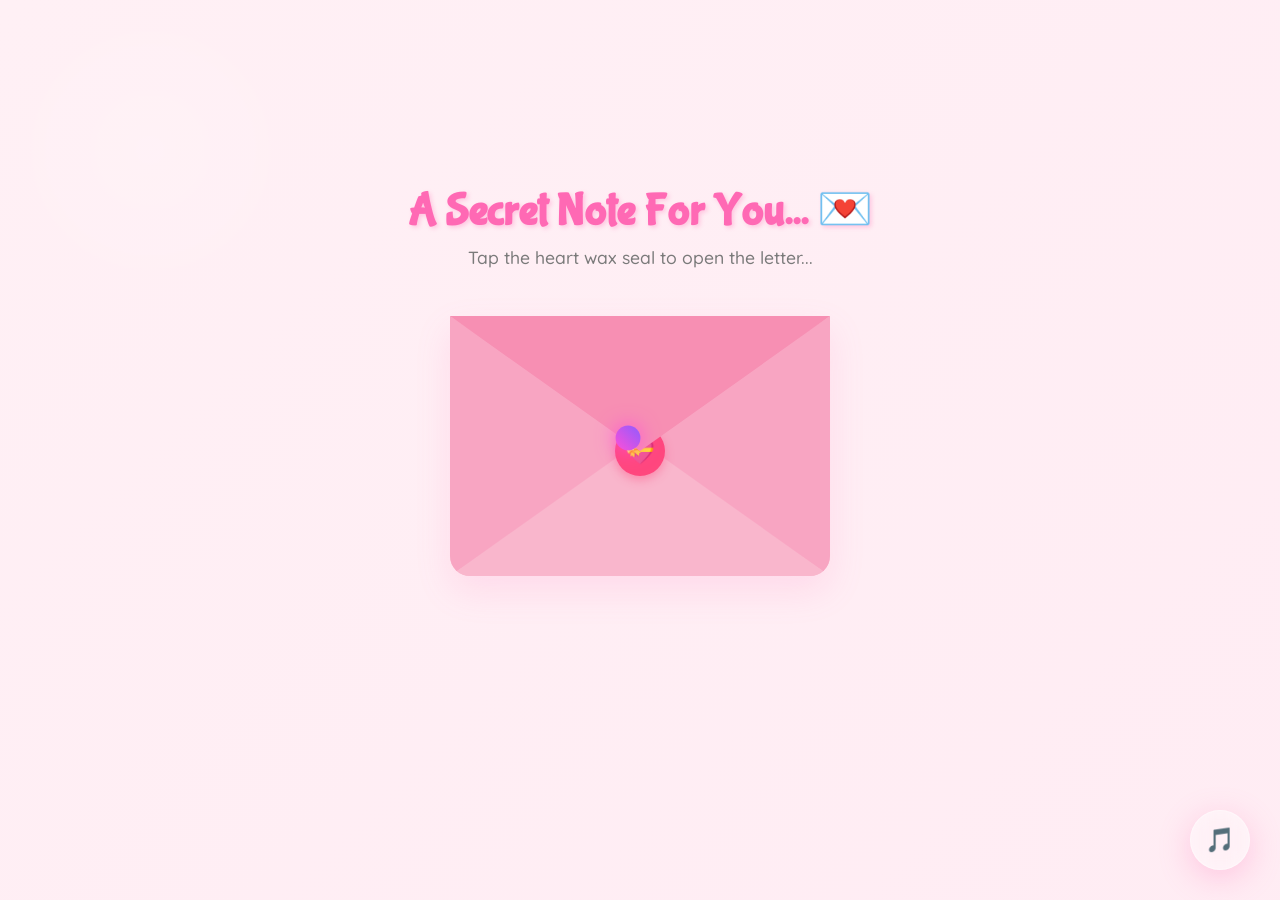
<file: letter.html>
<!DOCTYPE html>
<html lang="en">

<head>
    <meta charset="UTF-8">
    <meta http-equiv="Cache-Control" content="no-cache, no-store, must-revalidate">
    <meta http-equiv="Pragma" content="no-cache">
    <meta http-equiv="Expires" content="0">
    <script>(function(){var u=new Date("May 26, 2026 00:00:00").getTime();if(Date.now()>=u)return;if(location.search.indexOf('access=true')>-1){history.replaceState(null,'',location.pathname);window._a=true;return;}location.replace("index.html");})();</script>
    <meta name="viewport" content="width=device-width, initial-scale=1.0">
    <title>A Secret Note For You... 💌</title>
    <!-- GSAP for smooth animations -->
    <script src="https://cdnjs.cloudflare.com/ajax/libs/gsap/3.12.2/gsap.min.js"></script>
    <style>
        @import url('https://fonts.googleapis.com/css2?family=Bubblegum+Sans&family=Comic+Neue:wght@700&family=Dancing+Script:wght@700&family=Quicksand:wght@500;600;700&display=swap');

        * {
            margin: 0;
            padding: 0;
            box-sizing: border-box;
            cursor: none;
        }

        body {
            min-height: 100vh;
            background: linear-gradient(-45deg, #fff5f5, #ffebee, #ffebf3, #fff0f5);
            background-size: 400% 400%;
            animation: gradientBG 15s ease infinite;
            font-family: 'Quicksand', sans-serif;
            overflow-x: hidden;
            display: flex;
            flex-direction: column;
            align-items: center;
            justify-content: center;
            position: relative;
            padding: 2rem 1rem;
        }

        /* Custom Spotlight & Cursor */
        .custom-cursor {
            position: fixed;
            width: 25px;
            height: 25px;
            border-radius: 50%;
            background: linear-gradient(45deg, #ff4fd8, #8f5bff);
            box-shadow: 0 0 20px #ff4fd8;
            pointer-events: none;
            transform: translate(-50%, -50%);
            z-index: 10000;
            transition: transform 0.1s cubic-bezier(0.25, 1, 0.5, 1), background 0.3s;
            animation: cursorPulse 2s infinite ease-in-out;
        }

        @keyframes cursorPulse {
            0%, 100% {
                box-shadow: 0 0 15px #ff4fd8, 0 0 5px #8f5bff;
            }
            50% {
                box-shadow: 0 0 30px #ff4fd8, 0 0 15px #8f5bff;
            }
        }

        .custom-cursor.hovered {
            transform: translate(-50%, -50%) scale(1.6);
            background: linear-gradient(45deg, #8f5bff, #ff4fd8);
            box-shadow: 0 0 35px #8f5bff, 0 0 15px #ff4fd8;
        }

        .mouse-glow {
            position: fixed;
            top: 0;
            left: 0;
            width: 300px;
            height: 300px;
            background: radial-gradient(circle, rgba(255, 182, 193, 0.22) 0%, rgba(255, 182, 193, 0) 70%);
            border-radius: 50%;
            pointer-events: none;
            z-index: 0;
            mix-blend-mode: screen;
            will-change: transform;
        }

        .container {
            text-align: center;
            z-index: 1;
            max-width: 600px;
            width: 100%;
            position: relative;
        }

        h1 {
            font-family: 'Bubblegum Sans', cursive;
            font-size: 2.8rem;
            color: #ff69b4;
            text-shadow: 2px 2px 4px rgba(255, 105, 180, 0.3);
            margin-bottom: 0.5rem;
            animation: floatHeader 3s ease-in-out infinite;
        }

        .prompt {
            font-size: 1.1rem;
            color: #7a7a7a;
            margin-bottom: 3rem;
            font-weight: 500;
        }

        /* Interactive Envelope Styles */
        .envelope-container {
            position: relative;
            width: 380px;
            height: 260px;
            margin: 0 auto;
            perspective: 1000px;
        }

        .envelope-wrapper {
            position: relative;
            width: 100%;
            height: 100%;
            background-color: #fccbda;
            border-radius: 0 0 20px 20px;
            box-shadow: 0 15px 35px rgba(255, 105, 180, 0.15);
            cursor: pointer;
            z-index: 2;
        }

        /* Bottom flap */
        .envelope-wrapper::before {
            content: '';
            position: absolute;
            bottom: 0;
            left: 0;
            width: 0;
            height: 0;
            border-left: 190px solid transparent;
            border-right: 190px solid transparent;
            border-bottom: 135px solid #f9b6cc;
            border-radius: 0 0 20px 20px;
            z-index: 6;
        }

        /* Left flap */
        .envelope-wrapper::after {
            content: '';
            position: absolute;
            bottom: 0;
            left: 0;
            width: 0;
            height: 0;
            border-top: 130px solid transparent;
            border-bottom: 130px solid transparent;
            border-left: 190px solid #f8a5c2;
            border-radius: 0 0 0 20px;
            z-index: 5;
        }

        /* Right flap */
        .envelope-right-flap {
            position: absolute;
            bottom: 0;
            right: 0;
            width: 0;
            height: 0;
            border-top: 130px solid transparent;
            border-bottom: 130px solid transparent;
            border-right: 190px solid #f8a5c2;
            border-radius: 0 0 20px 0;
            z-index: 5;
        }

        /* Top folding flap */
        .envelope-flap {
            position: absolute;
            top: 0;
            left: 0;
            width: 0;
            height: 0;
            border-left: 190px solid transparent;
            border-right: 190px solid transparent;
            border-top: 135px solid #f78fb3;
            transform-origin: top;
            z-index: 7;
            transition: transform 0.6s ease;
        }

        /* Letter card tucked inside */
        .letter-card {
            position: absolute;
            bottom: 15px;
            left: 20px;
            width: 340px;
            height: 220px;
            background: #fffdf5;
            border-radius: 12px;
            padding: 1.5rem 1.2rem;
            box-shadow: 0 4px 15px rgba(0, 0, 0, 0.05);
            z-index: 3;
            display: flex;
            flex-direction: column;
            align-items: center;
            justify-content: flex-start;
            text-align: left;
            border: 2px dashed #fcd1d9;
            transform: translateY(0);
            transition: transform 0.8s ease, z-index 0.8s ease, height 0.6s ease;
            overflow: hidden;
        }

        .letter-card.opened {
            position: relative;
            bottom: auto;
            left: auto;
            width: 100%;
            max-width: 520px;
            height: auto;
            max-height: 60vh;
            overflow-y: auto;
            margin: 2rem auto 0;
            padding: 2rem 1.8rem;
            z-index: 100;
            border: 2px solid rgba(255, 105, 180, 0.25);
            box-shadow: 0 10px 40px rgba(255, 105, 180, 0.15);
        }

        .letter-card.opened::-webkit-scrollbar {
            width: 6px;
        }
        .letter-card.opened::-webkit-scrollbar-track {
            background: rgba(255, 200, 220, 0.2);
            border-radius: 3px;
        }
        .letter-card.opened::-webkit-scrollbar-thumb {
            background: rgba(255, 105, 180, 0.35);
            border-radius: 3px;
        }

        .letter-content {
            font-family: 'Dancing Script', cursive;
            font-size: 1.15rem;
            font-weight: 700;
            color: #4a2d8a;
            line-height: 1.75;
            text-align: left;
            opacity: 0;
            transform: translateY(15px);
            transition: opacity 0.5s ease 0.6s, transform 0.5s ease 0.6s;
        }

        .letter-content .letter-para {
            margin-bottom: 1rem;
        }

        .letter-content .letter-greeting {
            font-size: 1.35rem;
            color: #ff69b4;
            text-align: center;
            margin-bottom: 1.2rem;
        }

        .letter-content .letter-sign {
            text-align: right;
            margin-top: 1.5rem;
            font-size: 1.2rem;
            color: #ff69b4;
        }

        .letter-heart {
            font-size: 2rem;
            color: #ff69b4;
            margin-top: 0.5rem;
            opacity: 0;
            transform: scale(0.5);
            transition: opacity 0.5s ease 0.9s, transform 0.5s cubic-bezier(0.175, 0.885, 0.32, 1.275) 0.9s;
        }

        /* Seal sticker on top of flap */
        .seal {
            position: absolute;
            top: 110px;
            left: 50%;
            transform: translateX(-50%);
            width: 50px;
            height: 50px;
            background: #ff477e;
            border-radius: 50%;
            display: flex;
            align-items: center;
            justify-content: center;
            color: white;
            font-size: 1.5rem;
            z-index: 8;
            box-shadow: 0 4px 10px rgba(255, 71, 126, 0.4);
            cursor: pointer;
            transition: transform 0.3s;
        }

        .seal:hover {
            transform: translateX(-50%) scale(1.15) rotate(15deg);
        }

        /* Action CTA button at bottom */
        .bottom-action {
            margin-top: 5rem;
            opacity: 0;
            transform: translateY(20px);
            pointer-events: none;
            transition: all 0.8s ease;
        }

        .bottom-action.show {
            opacity: 1;
            transform: translateY(0);
            pointer-events: auto;
        }

        .cta-button {
            background: linear-gradient(45deg, #ff69b4, #da70d6);
            border: none;
            border-radius: 50px;
            padding: 1.2rem 2.8rem;
            font-size: 1.3rem;
            color: white;
            cursor: pointer;
            transition: all 0.3s cubic-bezier(0.175, 0.885, 0.32, 1.275);
            font-family: 'Comic Neue', cursive;
            box-shadow: 0 6px 20px rgba(255, 105, 180, 0.4);
            animation: bounceButton 3s ease infinite;
            display: inline-block;
            text-decoration: none;
        }

        .cta-button:hover {
            transform: scale(1.1) translateY(-3px);
            box-shadow: 0 10px 25px rgba(255, 105, 180, 0.6);
            background: linear-gradient(45deg, #da70d6, #9b6dff);
        }

        /* Floating elements */
        .floating {
            position: fixed;
            pointer-events: none;
            z-index: 1;
        }

        .floating-love-text {
            position: fixed;
            color: rgba(255, 105, 180, 0.38);
            font-family: 'Dancing Script', cursive;
            font-weight: bold;
            pointer-events: none;
            z-index: 1;
            text-shadow: 0 0 8px rgba(255, 105, 180, 0.2);
        }

        .click-heart {
            position: fixed;
            pointer-events: none;
            z-index: 10000;
            font-size: 1.5rem;
            animation: rotateParticle 1.5s linear;
        }

        /* Keyframes */
        @keyframes gradientBG {
            0% { background-position: 0% 50%; }
            50% { background-position: 100% 50%; }
            100% { background-position: 0% 50%; }
        }

        @keyframes floatHeader {
            0%, 100% { transform: translateY(0); }
            50% { transform: translateY(-10px); }
        }

        @keyframes rotateParticle {
            0% { transform: scale(1) rotate(0deg); }
            100% { transform: scale(0.2) rotate(360deg); }
        }

        @keyframes bounceButton {
            0%, 100% { transform: translateY(0); }
            50% { transform: translateY(-8px); }
        }

        /* Mobile Optimization */
        @media (max-width: 768px) {
            * {
                cursor: auto !important;
            }

            .custom-cursor, .mouse-glow {
                display: none !important;
            }
        }

        @media (max-width: 480px) {
            h1 {
                font-size: 2.2rem;
            }

            .prompt {
                font-size: 0.95rem;
                margin-bottom: 2rem;
            }

            .envelope-container {
                width: 290px;
                height: 200px;
            }

            .envelope-wrapper::before {
                border-left-width: 145px;
                border-right-width: 145px;
                border-bottom-width: 105px;
            }

            .envelope-wrapper::after {
                border-top-width: 100px;
                border-bottom-width: 100px;
                border-left-width: 145px;
            }

            .envelope-right-flap {
                border-top-width: 100px;
                border-bottom-width: 100px;
                border-right-width: 145px;
            }

            .envelope-flap {
                border-left-width: 145px;
                border-right-width: 145px;
                border-top-width: 105px;
            }

            .letter-card {
                width: 250px;
                height: 170px;
                left: 20px;
                bottom: 15px;
                padding: 1rem;
            }

            .letter-content {
                font-size: 1.15rem;
            }

            .seal {
                top: 80px;
                width: 40px;
                height: 40px;
                font-size: 1.25rem;
            }
        }

        /* Premium Glassmorphism Music Toggle Button */
        .music-toggle {
            position: fixed;
            bottom: 30px;
            right: 30px;
            width: 60px;
            height: 60px;
            border-radius: 50%;
            background: rgba(255, 255, 255, 0.25);
            backdrop-filter: blur(10px);
            -webkit-backdrop-filter: blur(10px);
            border: 1.5px solid rgba(255, 255, 255, 0.45);
            font-size: 24px;
            display: flex;
            align-items: center;
            justify-content: center;
            cursor: pointer;
            z-index: 10000;
            box-shadow: 0 8px 32px 0 rgba(255, 105, 180, 0.3),
                        inset 0 0 15px rgba(255, 255, 255, 0.3);
            transition: all 0.4s cubic-bezier(0.175, 0.885, 0.32, 1.275);
            animation: floatBtn 3s ease-in-out infinite;
        }

        .music-toggle:hover {
            transform: scale(1.15) rotate(15deg);
            background: rgba(255, 255, 255, 0.4);
            box-shadow: 0 0 25px rgba(255, 105, 180, 0.8),
                        0 0 10px rgba(186, 85, 211, 0.6);
            border-color: rgba(255, 255, 255, 0.7);
        }

        .music-toggle:active {
            transform: scale(0.9);
        }

        @keyframes floatBtn {
            0%, 100% {
                transform: translateY(0);
            }
            50% {
                transform: translateY(-8px);
            }
        }

        /* Ensure mobile compatibility by keeping hover effects clean on touch screens */
        @media (max-width: 768px) {
            .music-toggle {
                bottom: 20px;
                right: 20px;
                width: 50px;
                height: 50px;
                font-size: 20px;
            }
        }
    </style>
</head>

<body>
    <!-- Background Music Audio Tag -->
    <audio id="bgMusic" autoplay loop>
        <source src="Music/letter.mp3" type="audio/mpeg">
    </audio>

    <!-- Floating Music Button -->
    <button class="music-toggle" onclick="toggleMusic()">
        🎵
    </button>

    <!-- Mouse Tracking Glow Spotlight -->
    <div class="mouse-glow"></div>

    <!-- Custom Cursor -->
    <div class="custom-cursor"></div>

    <div class="container">
        <h1>A Secret Note For You... 💌</h1>
        <p class="prompt">Tap the heart wax seal to open the letter...</p>

        <div class="envelope-container">
            <!-- Top folding flap -->
            <div class="envelope-flap"></div>
            
            <!-- Envelope Body -->
            <div class="envelope-wrapper">
                <div class="envelope-right-flap"></div>
                
                <!-- Heart wax seal -->
                <div class="seal">💝</div>

                <!-- Letter Inside -->
                <div class="letter-card" id="letterCard">
                    <div class="letter-content">
                        <div class="letter-greeting">Wish you the happiest birthday, en chella pondatti 💖</div>

                        <div class="letter-para">Enakku unna mattum dhaan ivlo pidikkum… ippovum sari, eppovume sari, always nee dhaan en favorite person di chellam. 🥺💕</div>

                        <div class="letter-para">Intha maari oru nalla ponnu en life la kedachathuku na romba lucky nu feel panren. Un love, care, affection… ellame en life ah complete panniduchu. Na panra torture, overthinking, childishness ellathayum nee ivlo patience oda handle panradhe enakku periya surprise 😭💙</div>

                        <div class="letter-para">Nee en life la varala na… ipo naan intha world la irundhurupena nu kooda doubt dhaan. Nee vanthathuku apram dhaan en life bright aachu. Unnala dhaan na ippovaraikum happy ah iruken. ✨</div>

                        <div class="letter-para">Life la edha pathiyum kavala padama iru di ammu… romba losses ku apram kadacha biggest gift nee dhaan enakku. Unna na eppovume miss pannida maaten. Sirichite iru di pondati… un mama eppovume un kooda dhaan irupan. 💞</div>

                        <div class="letter-para">Bo feel pannadha maa… nee lonely ah feel panna koodadhu. Nama bonding life long ipdiye irukanum. Endha reason kooda namma bond ah break panna koodadhu. Nee "po" nu sonnalum kooda na unna vitu pogamaaten di chellam… promise. 🤍</div>

                        <div class="letter-para">Nama evlo sanda potalum, oru second kooda pesaama irundhathu illa… future layum ipdiye irukanum. Yaarum illa nu feel pannadha maa… un mama unakku irukan. Unna bathrama pathupan. Unakku enna venumnaalum enkitta kelu… un happiness kaaga na ellame pannuvan. 💖</div>

                        <div class="letter-para">Na konjam possessive ah irupen… because nee enakku romba special. Unna yaarukum kuduka maaten di pondati 😭💕<br>You are very close to my heart… and always will be.</div>

                        <div class="letter-para">Stay strong.<br>Be happy.<br>Be mine forever. 💙</div>

                        <div class="letter-para">I love you to the core di pondati.<br>Unoda mama va eppovume ippadiye pathuko. 🥺✨</div>

                        <div class="letter-para">Once again…</div>

                        <div class="letter-greeting">Happy Birthday di en Jerry 💖🎂</div>

                        <div class="letter-sign">Anbudan,<br>Un TOM 💌</div>
                    </div>
                    <div class="letter-heart">💖</div>
                </div>
            </div>
        </div>

        <div class="bottom-action">
            <a href="ending.html" class="cta-button" id="letter-next-btn">Our Forever... 💖</a>
            <script>if(window._a)document.getElementById('letter-next-btn').href='ending.html?access=true';</script>
        </div>
    </div>

    <script>
        // Custom spotlight glow trail follow cursor
        const cursor = document.querySelector('.custom-cursor');
        const mouseGlow = document.querySelector('.mouse-glow');

        document.addEventListener('mousemove', (e) => {
            if (mouseGlow) {
                gsap.to(mouseGlow, {
                    x: e.clientX - 150,
                    y: e.clientY - 150,
                    duration: 0.3,
                    ease: "power2.out"
                });
            }

            if (cursor) {
                cursor.style.left = e.clientX + 'px';
                cursor.style.top = e.clientY + 'px';
            }
        });

        document.addEventListener('mouseover', (e) => {
            if (e.target.closest('a, button, .interactive, .hoverable, .cta-button, .seal, .envelope-flap, .music-toggle, [role="button"]')) {
                if (cursor) cursor.classList.add('hovered');
            }
        });

        document.addEventListener('mouseout', (e) => {
            if (e.target.closest('a, button, .interactive, .hoverable, .cta-button, .seal, .envelope-flap, .music-toggle, [role="button"]')) {
                if (cursor) cursor.classList.remove('hovered');
            }
        });

        // Envelope opening animation logic using GSAP timeline
        let isEnvelopeOpen = false;
        const envelopeContainer = document.querySelector('.envelope-container');
        const envelopeFlap = document.querySelector('.envelope-flap');
        const letterCard = document.querySelector('.letter-card');
        const sealSticker = document.querySelector('.seal');
        const letterContent = document.querySelector('.letter-content');
        const letterHeart = document.querySelector('.letter-heart');
        const bottomAction = document.querySelector('.bottom-action');

        function openEnvelope() {
            if (isEnvelopeOpen) return;
            isEnvelopeOpen = true;

            const tl = gsap.timeline();

            // 1. Pop out/shrink the seal sticker
            tl.to(sealSticker, {
                scale: 0,
                opacity: 0,
                duration: 0.4,
                ease: "back.in(1.7)"
            });

            // 2. Rotate flap open 180 degrees backwards
            tl.to(envelopeFlap, {
                rotationX: 180,
                duration: 0.6,
                ease: "power1.inOut"
            }, "-=0.2");

            // Adjust z-index of flap so letter can slide out of it
            tl.set(envelopeFlap, { zIndex: 1 });

            // 3. Fade out the envelope visuals
            tl.to(envelopeContainer, {
                opacity: 0,
                scale: 0.9,
                duration: 0.5,
                ease: "power2.in",
                onComplete: () => {
                    envelopeContainer.style.display = 'none';
                    // Move letter card outside envelope and expand it
                    const container = document.querySelector('.container');
                    container.appendChild(letterCard);
                    letterCard.classList.add('opened');
                }
            });

            // 4. Fade in the expanded letter card
            tl.fromTo(letterCard, {
                opacity: 0,
                y: 30
            }, {
                opacity: 1,
                y: 0,
                duration: 0.8,
                ease: "power2.out"
            });

            // 5. Fade in and animate letter text content
            tl.to(letterContent, {
                opacity: 1,
                y: 0,
                duration: 0.8,
                ease: "power2.out"
            }, "-=0.4");

            tl.to(letterHeart, {
                opacity: 1,
                scale: 1,
                duration: 0.6,
                ease: "bounce.out"
            }, "-=0.4");

            // 6. Reveal the romantic CTA button
            tl.call(() => {
                bottomAction.classList.add('show');
            }, null, "-=0.3");

            // Trigger beautiful celebratory heart explosions
            setTimeout(() => {
                for (let i = 0; i < 15; i++) {
                    setTimeout(() => {
                        const x = window.innerWidth / 2 + (Math.random() - 0.5) * 300;
                        const y = window.innerHeight / 2 + (Math.random() - 0.5) * 200;
                        spawnCelebrationHeart(x, y);
                    }, i * 100);
                }
            }, 1800);
        }

        sealSticker.addEventListener('click', openEnvelope);
        envelopeFlap.addEventListener('click', openEnvelope);

        // Click heart explosion particle effect completely removed

        // Celebration explosion helper
        function spawnCelebrationHeart(x, y) {
            const heart = document.createElement('div');
            heart.className = 'click-heart';
            heart.innerHTML = ['💖', '💕', '💌', '🌸', '✨'][Math.floor(Math.random() * 5)];
            heart.style.left = x + 'px';
            heart.style.top = y + 'px';
            document.body.appendChild(heart);

            gsap.to(heart, {
                y: y - 100 - Math.random() * 100,
                x: x + (Math.random() - 0.5) * 200,
                opacity: 0,
                scale: Math.random() * 0.8 + 0.6,
                duration: 1.5 + Math.random() * 0.5,
                ease: "power2.out",
                onComplete: () => heart.remove()
            });
        }

        // Floating love words drifting up
        const loveTexts = [
            "pretty girl 💖",
            "mine 😌",
            "cutieeee 🌸",
            "my peace 🕊️",
            "pookie 💌",
            "baby 💕",
            "my world 🌎"
        ];

        function spawnLoveText() {
            const t = document.createElement('div');
            t.className = 'floating-love-text';
            t.innerHTML = loveTexts[Math.floor(Math.random() * loveTexts.length)];
            t.style.left = Math.random() * 80 + 10 + 'vw';
            t.style.bottom = '-50px';
            t.style.fontSize = (Math.random() * 6 + 14) + 'px';
            document.body.appendChild(t);

            gsap.to(t, {
                y: -window.innerHeight - 100,
                x: (Math.random() - 0.5) * 150,
                rotation: (Math.random() - 0.5) * 35,
                opacity: 0,
                duration: 8 + Math.random() * 4,
                ease: "power1.out",
                onComplete: () => t.remove()
            });
        }

        // Background floating particles
        function createFloatingElement() {
            const elements = ['🌸', '✨', '💖', '🦋', '⭐'];
            const element = document.createElement('div');
            element.className = 'floating';
            element.textContent = elements[Math.floor(Math.random() * elements.length)];
            element.style.left = Math.random() * window.innerWidth + 'px';
            element.style.top = window.innerHeight + 10 + 'px';
            element.style.fontSize = (Math.random() * 20 + 12) + 'px';
            document.body.appendChild(element);

            gsap.to(element, {
                y: -window.innerHeight - 50,
                x: '+=' + (Math.random() * 100 - 50),
                rotation: Math.random() * 360,
                duration: Math.random() * 8 + 8,
                opacity: 0,
                onComplete: () => element.remove()
            });
        }

        setInterval(createFloatingElement, 1600);
        setInterval(spawnLoveText, 2400);

        // ====== MUSIC ======
        window.addEventListener("click", () => {
            const music = document.getElementById("bgMusic");
            if (music && music.paused) {
                music.volume = 0;
                music.play().catch(e => console.log(e));
            }
        }, { once: true });

        window.toggleMusic = function() {
            const music = document.getElementById("bgMusic");
            if (music) {
                if (music.paused) {
                    music.volume = 0;
                    music.play().catch(e => console.log(e));
                } else {
                    music.pause();
                }
            }
        }

        window.addEventListener('load', () => {
            const audio = document.getElementById('bgMusic');
            if (audio) {
                audio.volume = 0;
                audio.addEventListener('play', () => {
                    gsap.to(audio, { volume: 0.4, duration: 1.5, ease: "power1.out" });
                });
                audio.play().catch(err => {
                    console.log("Autoplay blocked, waiting for user click.");
                });
            }
        });

        // Transition to end
        const ctaBtn = document.querySelector('.cta-button');
        ctaBtn.addEventListener('click', (e) => {
            e.preventDefault();
            const music = document.getElementById("bgMusic");
            if (music) {
                gsap.to(music, { volume: 0, duration: 1.2, ease: "power1.inOut" });
            }
            gsap.to('body', {
                opacity: 0,
                duration: 1.2,
                onComplete: () => {
                    window.location.href = 'ending.html' + (window._a ? '?access=true' : '');
                }
            });
        });
    </script>

    <link rel="stylesheet" href="secret-messages.css">
    <script src="secret-messages.js"></script>
</body>

</html>
</file>
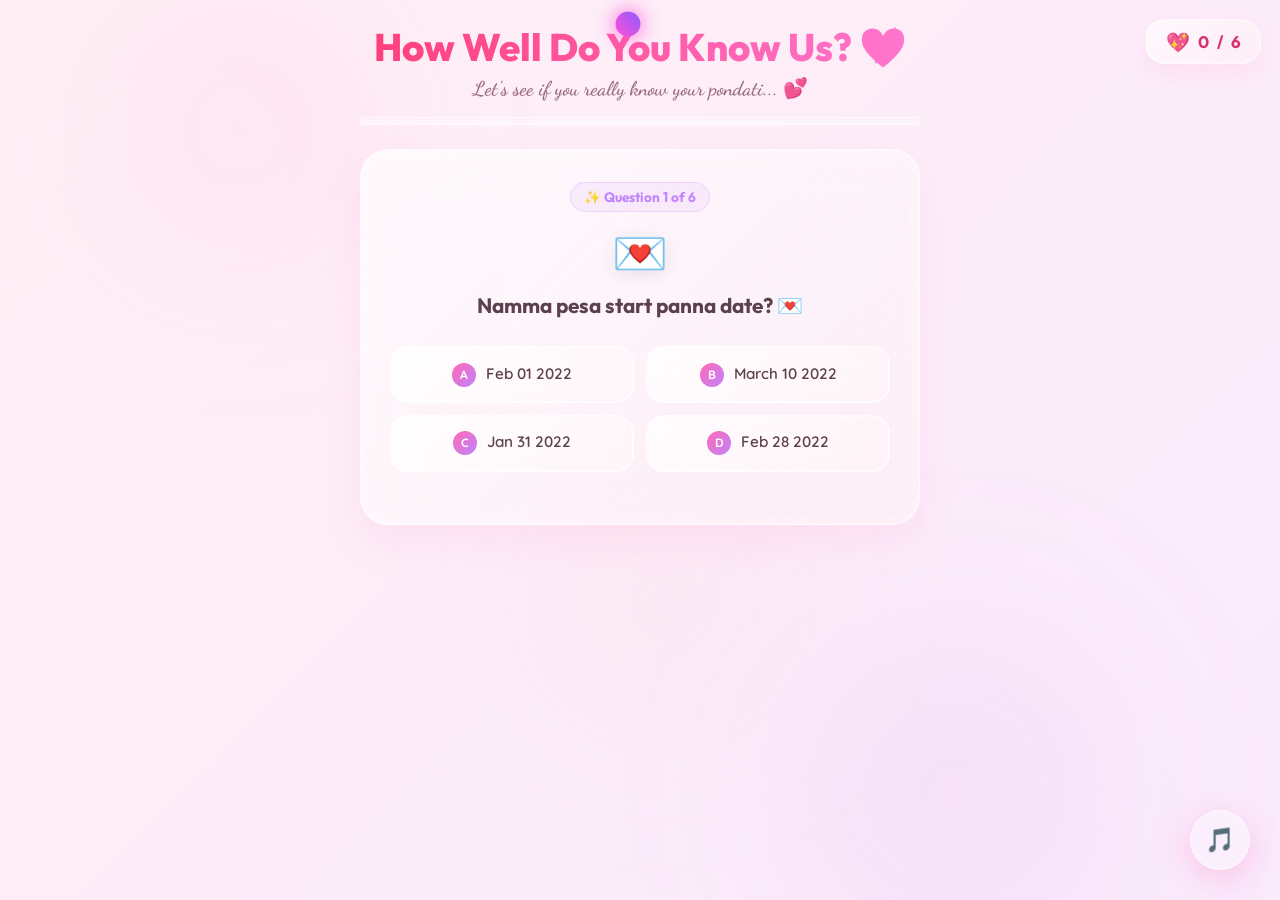
<file: quiz.html>
<!DOCTYPE html>
<html lang="en">

<head>
    <meta charset="UTF-8">
    <meta http-equiv="Cache-Control" content="no-cache, no-store, must-revalidate">
    <meta http-equiv="Pragma" content="no-cache">
    <meta http-equiv="Expires" content="0">
    <script>(function(){var u=new Date("May 26, 2026 00:00:00").getTime();if(Date.now()>=u)return;if(location.search.indexOf('access=true')>-1){history.replaceState(null,'',location.pathname);window._a=true;return;}location.replace("index.html");})();</script>
    <meta name="viewport" content="width=device-width, initial-scale=1.0">
    <title>How Well Do You Know Us? 💖</title>
    <script src="https://cdnjs.cloudflare.com/ajax/libs/gsap/3.12.2/gsap.min.js"></script>
    <style>
        @import url('https://fonts.googleapis.com/css2?family=Bubblegum+Sans&family=Comic+Neue:wght@700&family=Dancing+Script:wght@600;700&family=Quicksand:wght@400;500;600;700&family=Outfit:wght@400;500;600;700;800&display=swap');

        * {
            margin: 0;
            padding: 0;
            box-sizing: border-box;
            cursor: none;
        }

        body {
            min-height: 100vh;
            background: linear-gradient(-45deg, #fff5f8, #ffe3ec, #f8e8ff, #fff0f5);
            background-size: 400% 400%;
            animation: gradientBG 18s ease infinite;
            font-family: 'Quicksand', sans-serif;
            overflow-x: hidden;
            display: flex;
            flex-direction: column;
            align-items: center;
            padding: 1.5rem 1rem 3rem;
            position: relative;
        }

        .custom-cursor {
            position: fixed;
            width: 25px;
            height: 25px;
            border-radius: 50%;
            background: linear-gradient(45deg, #ff4fd8, #8f5bff);
            box-shadow: 0 0 20px #ff4fd8;
            pointer-events: none;
            transform: translate(-50%, -50%);
            z-index: 10000;
            transition: transform 0.1s cubic-bezier(0.25, 1, 0.5, 1), background 0.3s;
            animation: cursorPulse 2s infinite ease-in-out;
        }

        @keyframes cursorPulse {
            0%, 100% {
                box-shadow: 0 0 15px #ff4fd8, 0 0 5px #8f5bff;
            }
            50% {
                box-shadow: 0 0 30px #ff4fd8, 0 0 15px #8f5bff;
            }
        }

        .custom-cursor.hovered {
            transform: translate(-50%, -50%) scale(1.6);
            background: linear-gradient(45deg, #8f5bff, #ff4fd8);
            box-shadow: 0 0 35px #8f5bff, 0 0 15px #ff4fd8;
        }

        .mouse-glow {
            position: fixed;
            top: 0;
            left: 0;
            width: 350px;
            height: 350px;
            background: radial-gradient(circle, rgba(255, 105, 180, 0.15) 0%, rgba(255, 105, 180, 0) 70%);
            border-radius: 50%;
            pointer-events: none;
            z-index: 0;
            mix-blend-mode: screen;
            will-change: transform;
        }

        /* Ambient Glow Blobs */
        .ambient-blobs {
            position: fixed;
            top: 0;
            left: 0;
            width: 100%;
            height: 100%;
            z-index: 0;
            overflow: hidden;
            pointer-events: none;
        }

        .blob {
            position: absolute;
            border-radius: 50%;
            filter: blur(80px);
            opacity: 0.4;
            mix-blend-mode: multiply;
            animation: blobFloat 20s ease-in-out infinite;
        }

        .blob-1 {
            top: -5%;
            left: 5%;
            width: 350px;
            height: 350px;
            background: radial-gradient(circle, rgba(255, 105, 180, 0.35) 0%, transparent 70%);
        }

        .blob-2 {
            bottom: -10%;
            right: 10%;
            width: 400px;
            height: 400px;
            background: radial-gradient(circle, rgba(186, 85, 211, 0.3) 0%, transparent 75%);
            animation-delay: -5s;
        }

        .blob-3 {
            top: 50%;
            left: 40%;
            width: 300px;
            height: 300px;
            background: radial-gradient(circle, rgba(255, 182, 193, 0.45) 0%, transparent 70%);
            animation-delay: -10s;
        }

        @keyframes blobFloat {
            0%, 100% { transform: translate(0, 0) scale(1); }
            33% { transform: translate(40px, -30px) scale(1.1); }
            66% { transform: translate(-25px, 25px) scale(0.9); }
        }

        /* Quiz Header */
        .quiz-header {
            text-align: center;
            z-index: 2;
            margin-bottom: 1rem;
        }

        .quiz-header h1 {
            font-family: 'Outfit', sans-serif;
            font-size: 2.4rem;
            font-weight: 800;
            background: linear-gradient(to right, #ff407d, #ff76ce, #c084fc);
            background-size: 200% auto;
            -webkit-background-clip: text;
            -webkit-text-fill-color: transparent;
            animation: textGradient 5s linear infinite;
            margin-bottom: 0.4rem;
            line-height: 1.2;
        }

        .quiz-header p {
            font-family: 'Dancing Script', cursive;
            font-size: 1.25rem;
            color: #9b6b80;
            font-weight: 600;
        }

        @keyframes textGradient {
            0% { background-position: 0% 50%; }
            50% { background-position: 100% 50%; }
            100% { background-position: 0% 50%; }
        }

        /* Score Counter */
        .score-counter {
            position: fixed;
            top: 1.2rem;
            right: 1.2rem;
            z-index: 100;
            background: linear-gradient(135deg, rgba(255, 255, 255, 0.65), rgba(255, 235, 240, 0.45));
            backdrop-filter: blur(20px);
            -webkit-backdrop-filter: blur(20px);
            border: 1px solid rgba(255, 255, 255, 0.5);
            border-radius: 20px;
            padding: 0.6rem 1.2rem;
            box-shadow: 0 8px 25px rgba(255, 105, 180, 0.12), inset 0 0 10px rgba(255, 255, 255, 0.5);
            display: flex;
            align-items: center;
            gap: 0.5rem;
            font-family: 'Outfit', sans-serif;
            font-weight: 700;
            font-size: 1.05rem;
            color: #d6336c;
        }

        .score-counter .heart-icon {
            font-size: 1.2rem;
            animation: heartPulse 1.2s ease-in-out infinite alternate;
        }

        @keyframes heartPulse {
            0% { transform: scale(1); }
            100% { transform: scale(1.2); }
        }

        /* Progress Bar */
        .progress-bar-container {
            width: 100%;
            max-width: 560px;
            height: 8px;
            background: rgba(255, 255, 255, 0.5);
            border-radius: 10px;
            margin-bottom: 1.5rem;
            overflow: hidden;
            box-shadow: inset 0 1px 3px rgba(255, 105, 180, 0.1);
            z-index: 2;
            border: 1px solid rgba(255, 255, 255, 0.6);
        }

        .progress-bar-fill {
            height: 100%;
            width: 0%;
            background: linear-gradient(90deg, #ff69b4, #da70d6, #c084fc);
            background-size: 200% 100%;
            border-radius: 10px;
            transition: width 0.6s cubic-bezier(0.4, 0, 0.2, 1);
            animation: shimmerProgress 2s linear infinite;
            position: relative;
        }

        .progress-bar-fill::after {
            content: '';
            position: absolute;
            top: 0;
            right: 0;
            width: 20px;
            height: 100%;
            background: rgba(255, 255, 255, 0.6);
            border-radius: 50%;
            filter: blur(4px);
        }

        @keyframes shimmerProgress {
            0% { background-position: -200% 0; }
            100% { background-position: 200% 0; }
        }

        /* Question Number Badge */
        .question-number {
            display: inline-flex;
            align-items: center;
            gap: 0.4rem;
            font-family: 'Outfit', sans-serif;
            font-weight: 700;
            font-size: 0.85rem;
            color: #c084fc;
            background: rgba(192, 132, 252, 0.1);
            padding: 0.3rem 0.8rem;
            border-radius: 20px;
            border: 1px solid rgba(192, 132, 252, 0.2);
            margin-bottom: 0.8rem;
        }

        /* Quiz Container */
        .quiz-container {
            width: 100%;
            max-width: 560px;
            z-index: 2;
        }

        /* Glassmorphism Question Card */
        .question-card {
            background: linear-gradient(135deg, rgba(255, 255, 255, 0.65), rgba(255, 240, 245, 0.4));
            backdrop-filter: blur(25px);
            -webkit-backdrop-filter: blur(25px);
            border: 1px solid rgba(255, 255, 255, 0.6);
            border-radius: 28px;
            padding: 2rem 1.8rem;
            box-shadow: 0 15px 40px rgba(255, 105, 180, 0.1), inset 0 0 15px rgba(255, 255, 255, 0.6);
            text-align: center;
            position: relative;
            overflow: hidden;
        }

        .question-card::before {
            content: '';
            position: absolute;
            top: 0;
            left: -150%;
            width: 100%;
            height: 100%;
            background: linear-gradient(90deg, transparent, rgba(255, 255, 255, 0.3), transparent);
            transform: skewX(-25deg);
            animation: cardShine 6s infinite ease-in-out;
        }

        @keyframes cardShine {
            0% { left: -150%; }
            50%, 100% { left: 150%; }
        }

        /* Question Emoji */
        .question-emoji {
            font-size: 2.8rem;
            margin-bottom: 0.6rem;
            display: block;
            filter: drop-shadow(0 4px 8px rgba(0, 0, 0, 0.08));
            animation: emojiFloat 3s ease-in-out infinite;
        }

        @keyframes emojiFloat {
            0%, 100% { transform: translateY(0) rotate(-2deg); }
            50% { transform: translateY(-6px) rotate(2deg); }
        }

        /* Question Text */
        .question-text {
            font-family: 'Outfit', sans-serif;
            font-size: 1.3rem;
            font-weight: 700;
            color: #5c414d;
            margin-bottom: 1.5rem;
            line-height: 1.5;
            position: relative;
            z-index: 1;
        }

        /* Options Grid */
        .options-grid {
            display: grid;
            grid-template-columns: 1fr 1fr;
            gap: 0.8rem;
            position: relative;
            z-index: 1;
        }

        /* Option Button */
        .option-btn {
            background: linear-gradient(135deg, rgba(255, 255, 255, 0.7), rgba(255, 245, 248, 0.5));
            backdrop-filter: blur(10px);
            -webkit-backdrop-filter: blur(10px);
            border: 2px solid rgba(255, 255, 255, 0.5);
            border-radius: 18px;
            padding: 0.9rem 0.8rem;
            font-family: 'Quicksand', sans-serif;
            font-size: 0.95rem;
            font-weight: 600;
            color: #5c414d;
            cursor: pointer;
            transition: all 0.3s cubic-bezier(0.175, 0.885, 0.32, 1.275);
            position: relative;
            overflow: hidden;
            text-align: center;
            line-height: 1.35;
        }

        .option-btn::before {
            content: '';
            position: absolute;
            top: 50%;
            left: 50%;
            width: 0;
            height: 0;
            background: rgba(255, 105, 180, 0.08);
            border-radius: 50%;
            transform: translate(-50%, -50%);
            transition: width 0.5s, height 0.5s;
        }

        .option-btn:hover {
            transform: translateY(-3px) scale(1.02);
            border-color: rgba(255, 105, 180, 0.4);
            box-shadow: 0 8px 25px rgba(255, 105, 180, 0.15), 0 0 15px rgba(255, 105, 180, 0.08);
        }

        .option-btn:hover::before {
            width: 250px;
            height: 250px;
        }

        .option-btn:active {
            transform: scale(0.97);
        }

        /* Option Label */
        .option-label {
            display: inline-block;
            width: 24px;
            height: 24px;
            line-height: 24px;
            border-radius: 50%;
            background: linear-gradient(135deg, #ff69b4, #c084fc);
            color: white;
            font-size: 0.75rem;
            font-weight: 700;
            margin-right: 0.4rem;
            text-align: center;
            flex-shrink: 0;
        }

        /* Correct Answer */
        .option-btn.correct {
            border-color: #4caf50;
            background: linear-gradient(135deg, rgba(76, 175, 80, 0.15), rgba(129, 199, 132, 0.1));
            color: #2e7d32;
            transform: scale(1.04);
            box-shadow: 0 0 20px rgba(76, 175, 80, 0.25), 0 8px 25px rgba(76, 175, 80, 0.15);
            animation: correctPulse 0.6s ease;
        }

        @keyframes correctPulse {
            0% { transform: scale(1); }
            50% { transform: scale(1.08); }
            100% { transform: scale(1.04); }
        }

        /* Wrong Answer */
        .option-btn.wrong {
            border-color: #ff7043;
            background: linear-gradient(135deg, rgba(255, 112, 67, 0.1), rgba(255, 138, 101, 0.08));
            color: #bf360c;
            animation: shakeWrong 0.5s ease;
        }

        @keyframes shakeWrong {
            0%, 100% { transform: translateX(0); }
            20% { transform: translateX(-10px) rotate(-1deg); }
            40% { transform: translateX(10px) rotate(1deg); }
            60% { transform: translateX(-6px) rotate(-0.5deg); }
            80% { transform: translateX(6px) rotate(0.5deg); }
        }

        .option-btn.disabled {
            pointer-events: none;
            opacity: 0.55;
        }

        .option-btn.highlight-correct {
            border-color: #4caf50;
            background: linear-gradient(135deg, rgba(76, 175, 80, 0.18), rgba(129, 199, 132, 0.12));
            color: #2e7d32;
            opacity: 1 !important;
        }

        /* Feedback Message */
        .feedback {
            margin-top: 1.3rem;
            font-size: 1.1rem;
            font-weight: 700;
            opacity: 0;
            transform: translateY(10px);
            position: relative;
            z-index: 1;
        }

        .feedback-correct {
            color: #2e7d32;
            font-family: 'Dancing Script', cursive;
            font-size: 1.3rem;
        }

        .feedback-wrong {
            color: #e65100;
            font-family: 'Comic Neue', cursive;
        }

        /* Sad Cat Meme (for wrong answers) */
        .sad-cat {
            font-size: 2.5rem;
            margin-top: 0.5rem;
            display: block;
            animation: sadBounce 0.8s ease;
        }

        @keyframes sadBounce {
            0% { transform: scale(0) rotate(-20deg); }
            50% { transform: scale(1.3) rotate(10deg); }
            100% { transform: scale(1) rotate(0deg); }
        }

        /* ========== RESULT CARD ========== */
        .result-card {
            display: none;
            text-align: center;
            background: linear-gradient(135deg, rgba(255, 255, 255, 0.7), rgba(255, 240, 245, 0.45));
            backdrop-filter: blur(25px);
            -webkit-backdrop-filter: blur(25px);
            border: 1px solid rgba(255, 255, 255, 0.6);
            border-radius: 28px;
            padding: 2.5rem 2rem;
            box-shadow: 0 20px 50px rgba(255, 105, 180, 0.15), inset 0 0 20px rgba(255, 255, 255, 0.6);
        }

        .score-circle {
            width: 120px;
            height: 120px;
            border-radius: 50%;
            background: linear-gradient(135deg, #ff69b4, #c084fc);
            margin: 0 auto 1.5rem;
            display: flex;
            align-items: center;
            justify-content: center;
            box-shadow: 0 10px 30px rgba(255, 105, 180, 0.35), inset 0 0 15px rgba(255, 255, 255, 0.3);
            position: relative;
        }

        .score-circle::after {
            content: '';
            position: absolute;
            inset: 5px;
            border-radius: 50%;
            border: 2px dashed rgba(255, 255, 255, 0.4);
        }

        .score-text {
            font-family: 'Outfit', sans-serif;
            font-size: 2.2rem;
            font-weight: 800;
            color: #fff;
            text-shadow: 0 2px 8px rgba(0, 0, 0, 0.15);
        }

        .result-emoji {
            font-size: 3.5rem;
            display: block;
            margin-bottom: 0.8rem;
            animation: emojiFloat 2.5s ease-in-out infinite;
        }

        .result-title {
            font-family: 'Outfit', sans-serif;
            font-size: 1.8rem;
            font-weight: 800;
            color: #d6336c;
            margin-bottom: 0.8rem;
        }

        .result-message {
            font-family: 'Dancing Script', cursive;
            font-size: 1.25rem;
            color: #7a5a68;
            line-height: 1.6;
            margin-bottom: 2rem;
            font-weight: 600;
        }

        /* CTA Button */
        .cta-button {
            background: linear-gradient(45deg, #ff69b4, #da70d6);
            border: 2px solid rgba(255, 255, 255, 0.4);
            border-radius: 50px;
            padding: 1rem 2.5rem;
            font-size: 1.15rem;
            color: white;
            cursor: pointer;
            transition: all 0.3s cubic-bezier(0.175, 0.885, 0.32, 1.275);
            font-family: 'Quicksand', sans-serif;
            font-weight: 700;
            box-shadow: 0 8px 25px rgba(255, 105, 180, 0.35);
            animation: bounceButton 3s ease infinite;
            display: inline-block;
            text-decoration: none;
        }

        .cta-button:hover {
            transform: scale(1.08) translateY(-3px);
            box-shadow: 0 12px 30px rgba(255, 105, 180, 0.5);
            background: linear-gradient(45deg, #da70d6, #c084fc);
        }

        @keyframes bounceButton {
            0%, 100% { transform: translateY(0); }
            50% { transform: translateY(-5px); }
        }

        /* Floating elements */
        .floating {
            position: fixed;
            pointer-events: none;
            z-index: 1;
        }

        .floating-love-text {
            position: fixed;
            color: rgba(255, 105, 180, 0.3);
            font-family: 'Dancing Script', cursive;
            font-weight: bold;
            pointer-events: none;
            z-index: 1;
            text-shadow: 0 0 8px rgba(255, 105, 180, 0.15);
        }

        .click-heart {
            position: fixed;
            pointer-events: none;
            z-index: 10000;
            font-size: 1.5rem;
        }

        .confetti {
            position: fixed;
            pointer-events: none;
            z-index: 10000;
            width: 10px;
            height: 10px;
            border-radius: 2px;
        }

        /* Keyframes */
        @keyframes gradientBG {
            0% { background-position: 0% 50%; }
            50% { background-position: 100% 50%; }
            100% { background-position: 0% 50%; }
        }

        /* ========== MEDIA QUERIES ========== */
        @media (max-width: 768px) {
            * {
                cursor: auto !important;
            }

            .custom-cursor, .mouse-glow {
                display: none !important;
            }

            .quiz-header h1 {
                font-size: 1.9rem;
            }

            .quiz-header p {
                font-size: 1.1rem;
            }

            .score-counter {
                top: 0.8rem;
                right: 0.8rem;
                padding: 0.4rem 0.9rem;
                font-size: 0.9rem;
            }
        }

        @media (max-width: 480px) {
            body {
                padding: 1rem 0.8rem 2rem;
            }

            .quiz-header h1 {
                font-size: 1.6rem;
            }

            .question-card {
                padding: 1.5rem 1.2rem;
                border-radius: 22px;
            }

            .question-text {
                font-size: 1.1rem;
            }

            .options-grid {
                grid-template-columns: 1fr;
                gap: 0.6rem;
            }

            .option-btn {
                padding: 0.8rem 1rem;
                font-size: 0.9rem;
            }

            .question-emoji {
                font-size: 2.2rem;
            }

            .result-card {
                padding: 2rem 1.5rem;
            }

            .score-circle {
                width: 100px;
                height: 100px;
            }

            .score-text {
                font-size: 1.8rem;
            }

            .result-title {
                font-size: 1.4rem;
            }

            .cta-button {
                padding: 0.8rem 2rem;
                font-size: 1rem;
            }
        }

        /* Premium Glassmorphism Music Toggle Button */
        .music-toggle {
            position: fixed;
            bottom: 30px;
            right: 30px;
            width: 60px;
            height: 60px;
            border-radius: 50%;
            background: rgba(255, 255, 255, 0.25);
            backdrop-filter: blur(10px);
            -webkit-backdrop-filter: blur(10px);
            border: 1.5px solid rgba(255, 255, 255, 0.45);
            font-size: 24px;
            display: flex;
            align-items: center;
            justify-content: center;
            cursor: pointer;
            z-index: 10000;
            box-shadow: 0 8px 32px 0 rgba(255, 105, 180, 0.3),
                        inset 0 0 15px rgba(255, 255, 255, 0.3);
            transition: all 0.4s cubic-bezier(0.175, 0.885, 0.32, 1.275);
            animation: floatBtn 3s ease-in-out infinite;
        }

        .music-toggle:hover {
            transform: scale(1.15) rotate(15deg);
            background: rgba(255, 255, 255, 0.4);
            box-shadow: 0 0 25px rgba(255, 105, 180, 0.8),
                        0 0 10px rgba(186, 85, 211, 0.6);
            border-color: rgba(255, 255, 255, 0.7);
        }

        .music-toggle:active {
            transform: scale(0.9);
        }

        @keyframes floatBtn {
            0%, 100% {
                transform: translateY(0);
            }
            50% {
                transform: translateY(-8px);
            }
        }

        /* Ensure mobile compatibility by keeping hover effects clean on touch screens */
        @media (max-width: 768px) {
            .music-toggle {
                bottom: 20px;
                right: 20px;
                width: 50px;
                height: 50px;
                font-size: 20px;
            }
        }
    </style>
</head>

<body>
    <!-- Background Music -->
    <audio id="bgMusic" autoplay loop>
        <source src="Music/quiz.mp3" type="audio/mpeg">
    </audio>

    <!-- Floating Music Button -->
    <button class="music-toggle" onclick="toggleMusic()">
        🎵
    </button>

    <!-- Ambient Glow Blobs -->
    <div class="ambient-blobs">
        <div class="blob blob-1"></div>
        <div class="blob blob-2"></div>
        <div class="blob blob-3"></div>
    </div>

    <!-- Custom Cursor -->
    <div class="mouse-glow"></div>
    <div class="custom-cursor"></div>

    <!-- Live Score Counter -->
    <div class="score-counter">
        <span class="heart-icon">💖</span>
        <span id="live-score">0</span> / <span id="total-q">6</span>
    </div>

    <!-- Header -->
    <div class="quiz-header">
        <h1>How Well Do You Know Us? 💖</h1>
        <p>Let's see if you really know your pondati... 💕</p>
    </div>

    <!-- Progress Bar -->
    <div class="progress-bar-container">
        <div class="progress-bar-fill" id="progress-fill"></div>
    </div>

    <!-- Quiz Container -->
    <div class="quiz-container">
        <!-- Question Card -->
        <div class="question-card" id="question-card">
            <!-- Filled by JS -->
        </div>

        <!-- Result Card -->
        <div class="result-card" id="result-card">
            <div class="score-circle">
                <span class="score-text" id="score-text">0/6</span>
            </div>
            <span class="result-emoji" id="result-emoji">💖</span>
            <div class="result-title" id="result-title">Loading...</div>
            <p class="result-message" id="result-message">Loading...</p>
            <a href="coupons.html" class="cta-button" id="result-cta">Claim Your Love Coupons 🎫</a>
            <script>if(window._a)document.getElementById('result-cta').href='coupons.html?access=true';</script>
        </div>
    </div>

    <script>
        // ====== QUIZ DATA ======
        const quizData = [
            {
                emoji: "💌",
                question: "Namma pesa start panna date? 💌",
                options: ["Feb 01 2022", "March 10 2022", "Jan 31 2022", "Feb 28 2022"],
                correct: 3
            },
            {
                emoji: "😌",
                question: "Nee nammaku aasaiya vecha nickname? 😌💕",
                options: ["Tom Jerry", "Mano Anu", "Mano Jillu", "King and Queen"],
                correct: 0
            },
            {
                emoji: "💍",
                question: "Nee ennaku propose panna day? 💍",
                options: ["May 01 2022", "May 10 2022", "May 15 2022", "May 20 2022"],
                correct: 2
            },
            {
                emoji: "🥺",
                question: "Ennaku nee koopudurathula podicha word? 🥺",
                options: ["Chello", "Pattu", "Mama", "Thangoo"],
                correct: 2
            },
            {
                emoji: "🎬",
                question: "Namma 1st poona movie date name? 🎬🍿",
                options: ["Thangalaan", "Cobra", "Garudan", "Alien"],
                correct: 0
            },
            {
                emoji: "📸",
                question: "Namma last ya pic edutha place inga? 📸",
                options: ["Theatre", "Temple", "Railway Station", "Main Road"],
                correct: 0
            }
        ];

        const optionLabels = ['A', 'B', 'C', 'D'];
        let currentQuestion = 0;
        let score = 0;
        let answered = false;

        const questionCard = document.getElementById('question-card');
        const resultCard = document.getElementById('result-card');
        const progressFill = document.getElementById('progress-fill');
        const liveScoreEl = document.getElementById('live-score');

        // ====== RENDER QUESTION ======
        function renderQuestion() {
            answered = false;
            const q = quizData[currentQuestion];
            progressFill.style.width = ((currentQuestion) / quizData.length * 100) + '%';

            questionCard.innerHTML = `
                <span class="question-number">✨ Question ${currentQuestion + 1} of ${quizData.length}</span>
                <span class="question-emoji">${q.emoji}</span>
                <p class="question-text">${q.question}</p>
                <div class="options-grid">
                    ${q.options.map((opt, i) => `
                        <button class="option-btn" onclick="selectAnswer(${i})">
                            <span class="option-label">${optionLabels[i]}</span>
                            ${opt}
                        </button>
                    `).join('')}
                </div>
                <div class="feedback" id="feedback"></div>
            `;

            // Animate card entrance
            gsap.fromTo(questionCard,
                { opacity: 0, y: 40, scale: 0.95 },
                { opacity: 1, y: 0, scale: 1, duration: 0.6, ease: "back.out(1.4)" }
            );
        }

        // ====== SELECT ANSWER ======
        function selectAnswer(index) {
            if (answered) return;
            answered = true;

            const q = quizData[currentQuestion];
            const buttons = document.querySelectorAll('.option-btn');
            const feedback = document.getElementById('feedback');
            const isCorrect = index === q.correct;

            // Disable all buttons
            buttons.forEach(btn => btn.classList.add('disabled'));

            if (isCorrect) {
                score++;
                liveScoreEl.textContent = score;
                buttons[index].classList.add('correct');
                feedback.className = 'feedback feedback-correct';
                feedback.innerHTML = '✅ Yesss! You know it pookie! 💖';

                // Heart explosion celebration!
                launchHeartExplosion();
                launchConfetti();

                // Pulse the score counter
                gsap.fromTo('.score-counter', { scale: 1 }, { scale: 1.15, duration: 0.2, yoyo: true, repeat: 1 });
            } else {
                buttons[index].classList.add('wrong');
                buttons[q.correct].classList.add('highlight-correct');
                feedback.className = 'feedback feedback-wrong';
                feedback.innerHTML = `Ayyooo wrong da! 😭 <span class="sad-cat">😿</span>`;
            }

            // Show feedback
            gsap.to(feedback, { opacity: 1, y: 0, duration: 0.5, ease: "back.out" });

            // Auto-advance after delay
            setTimeout(() => {
                currentQuestion++;
                if (currentQuestion < quizData.length) {
                    gsap.to(questionCard, {
                        opacity: 0,
                        x: -60,
                        duration: 0.4,
                        ease: "power2.in",
                        onComplete: () => {
                            gsap.set(questionCard, { x: 0 });
                            renderQuestion();
                        }
                    });
                } else {
                    showResult();
                }
            }, 2000);
        }

        // ====== SHOW RESULT ======
        function showResult() {
            progressFill.style.width = '100%';

            gsap.to(questionCard, {
                opacity: 0,
                scale: 0.9,
                duration: 0.5,
                onComplete: () => {
                    questionCard.style.display = 'none';
                    resultCard.style.display = 'block';

                    document.getElementById('score-text').textContent = `${score}/${quizData.length}`;

                    let emoji, title, message;

                    if (score >= 5) {
                        emoji = '😭💖';
                        title = "You really know our love story 😭💖";
                        message = "I can't believe you remember everything... you're literally my soulmate forever and ever 💕 Every moment with you is the most precious thing in my world.";
                    } else if (score >= 4) {
                        emoji = '🥹💖';
                        title = "Almost Perfect Pookie! 🌸";
                        message = "You know me so well... just one tiny miss but it's okay, my heart still belongs to you completely 💖 We have forever to learn more.";
                    } else if (score >= 3) {
                        emoji = '😌💕';
                        title = "Not Bad Cutieee! 😌";
                        message = "You know the important stuff... but we need more late night calls to fix the rest 📞💕 I'll quiz you again soon!";
                    } else if (score >= 2) {
                        emoji = '🤨😂';
                        title = "Hmm Suspicious... 🤔";
                        message = "Are you really paying attention when I talk da?! 😤💔 More listening, less sleeping on calls!";
                    } else {
                        emoji = '😭😂';
                        title = "Ayyooo fake lover detected 😭😂";
                        message = "You literally know nothing about us! 🥲 I'm taking your boyfriend card away RIGHT NOW! Study our love story tonight or else... 😤💖";
                    }

                    document.getElementById('result-emoji').textContent = emoji;
                    document.getElementById('result-title').textContent = title;
                    document.getElementById('result-message').textContent = message;

                    gsap.from(resultCard, {
                        opacity: 0,
                        scale: 0.8,
                        y: 30,
                        duration: 0.8,
                        ease: "back.out(1.4)"
                    });

                    // Mega celebration
                    for (let i = 0; i < 4; i++) {
                        setTimeout(launchConfetti, i * 350);
                    }
                }
            });
        }

        // ====== HEART EXPLOSION ======
        function launchHeartExplosion() {
            const hearts = ['💖', '💕', '💗', '💓', '💝', '✨', '🌸', '💫'];
            const centerX = window.innerWidth / 2;
            const centerY = window.innerHeight / 2;

            for (let i = 0; i < 20; i++) {
                const heart = document.createElement('div');
                heart.className = 'click-heart';
                heart.innerHTML = hearts[Math.floor(Math.random() * hearts.length)];
                heart.style.left = centerX + 'px';
                heart.style.top = centerY + 'px';
                heart.style.fontSize = (Math.random() * 18 + 14) + 'px';
                document.body.appendChild(heart);

                const angle = Math.random() * Math.PI * 2;
                const velocity = Math.random() * 250 + 100;

                gsap.to(heart, {
                    x: Math.cos(angle) * velocity,
                    y: Math.sin(angle) * velocity - 50,
                    rotation: Math.random() * 360,
                    opacity: 0,
                    scale: Math.random() * 0.6 + 0.5,
                    duration: 1.2 + Math.random() * 0.5,
                    ease: "power2.out",
                    onComplete: () => heart.remove()
                });
            }
        }

        // ====== CONFETTI ======
        function launchConfetti() {
            const colors = ['#ff69b4', '#da70d6', '#c084fc', '#ffeb3b', '#4caf50', '#ff9800', '#e91e63'];
            const centerX = window.innerWidth / 2;
            const centerY = window.innerHeight / 2;

            for (let i = 0; i < 35; i++) {
                const confetti = document.createElement('div');
                confetti.className = 'confetti';
                confetti.style.backgroundColor = colors[Math.floor(Math.random() * colors.length)];
                confetti.style.left = centerX + 'px';
                confetti.style.top = centerY + 'px';
                confetti.style.width = (Math.random() * 8 + 5) + 'px';
                confetti.style.height = (Math.random() * 8 + 5) + 'px';
                confetti.style.borderRadius = Math.random() > 0.5 ? '50%' : '2px';
                document.body.appendChild(confetti);

                const angle = Math.random() * Math.PI * 2;
                const velocity = Math.random() * 300 + 120;

                gsap.to(confetti, {
                    x: Math.cos(angle) * velocity,
                    y: Math.sin(angle) * velocity + 150,
                    rotation: Math.random() * 720 - 360,
                    opacity: 0,
                    duration: 1.5 + Math.random(),
                    ease: "power2.out",
                    onComplete: () => confetti.remove()
                });
            }
        }

        // ====== CLICK HEARTS REMOVED ======

        // ====== FLOATING ELEMENTS ======
        function createFloatingElement() {
            const elements = ['🌸', '✨', '💖', '💕', '⭐', '💫'];
            const el = document.createElement('div');
            el.className = 'floating';
            el.textContent = elements[Math.floor(Math.random() * elements.length)];
            el.style.left = Math.random() * window.innerWidth + 'px';
            el.style.top = window.innerHeight + 10 + 'px';
            el.style.fontSize = (Math.random() * 16 + 10) + 'px';
            document.body.appendChild(el);

            gsap.to(el, {
                y: -window.innerHeight - 50,
                x: '+=' + (Math.random() * 100 - 50),
                rotation: Math.random() * 360,
                duration: Math.random() * 8 + 8,
                opacity: 0,
                onComplete: () => el.remove()
            });
        }

        function spawnLoveText() {
            const texts = ["pookie 💖", "mine 😌", "cutieeee 🌸", "my world 🌎", "baby 💕", "anu 💖", "forever 💍"];
            const t = document.createElement('div');
            t.className = 'floating-love-text';
            t.innerHTML = texts[Math.floor(Math.random() * texts.length)];
            t.style.left = Math.random() * 80 + 10 + 'vw';
            t.style.bottom = '-50px';
            t.style.fontSize = (Math.random() * 5 + 14) + 'px';
            document.body.appendChild(t);

            gsap.to(t, {
                y: -window.innerHeight - 100,
                x: (Math.random() - 0.5) * 150,
                rotation: (Math.random() - 0.5) * 30,
                opacity: 0,
                duration: 9 + Math.random() * 4,
                ease: "power1.out",
                onComplete: () => t.remove()
            });
        }

        setInterval(createFloatingElement, 1800);
        setInterval(spawnLoveText, 2800);

        // ====== CURSOR & GLOW ======
        const cursor = document.querySelector('.custom-cursor');
        const mouseGlow = document.querySelector('.mouse-glow');

        document.addEventListener('mousemove', (e) => {
            if (mouseGlow) {
                gsap.to(mouseGlow, {
                    x: e.clientX - 150,
                    y: e.clientY - 150,
                    duration: 0.3,
                    ease: "power2.out"
                });
            }

            if (cursor) {
                cursor.style.left = e.clientX + 'px';
                cursor.style.top = e.clientY + 'px';
            }
        });

        document.addEventListener('mouseover', (e) => {
            if (e.target.closest('a, button, .interactive, .hoverable, .cta-button, .option-btn, .music-toggle, [role="button"]')) {
                if (cursor) cursor.classList.add('hovered');
            }
        });

        document.addEventListener('mouseout', (e) => {
            if (e.target.closest('a, button, .interactive, .hoverable, .cta-button, .option-btn, .music-toggle, [role="button"]')) {
                if (cursor) cursor.classList.remove('hovered');
            }
        });

        // ====== MUSIC ======
        window.addEventListener("click", () => {
            const music = document.getElementById("bgMusic");
            if (music && music.paused) {
                music.volume = 0;
                music.play().catch(e => console.log(e));
            }
        }, { once: true });

        window.toggleMusic = function() {
            const music = document.getElementById("bgMusic");
            if (music) {
                if (music.paused) {
                    music.volume = 0;
                    music.play().catch(e => console.log(e));
                } else {
                    music.pause();
                }
            }
        }

        window.addEventListener('load', () => {
            renderQuestion();
            const audio = document.getElementById('bgMusic');
            if (audio) {
                audio.volume = 0;
                audio.addEventListener('play', () => {
                    gsap.to(audio, { volume: 0.4, duration: 1.5, ease: "power1.out" });
                });
                audio.play().catch(err => {
                    console.log("Autoplay blocked, waiting for user click.");
                });
            }
        });

        // ====== CTA TRANSITION ======
        document.addEventListener('click', (e) => {
            if (e.target.closest('.cta-button')) {
                e.preventDefault();
                const music = document.getElementById("bgMusic");
                if (music) {
                    gsap.to(music, { volume: 0, duration: 1, ease: "power1.inOut" });
                }
                gsap.to('body', {
                    opacity: 0, duration: 1,
                    onComplete: () => { window.location.href = 'coupons.html' + (window._a ? '?access=true' : ''); }
                });
            }
        });
    </script>

    <link rel="stylesheet" href="secret-messages.css">
    <script src="secret-messages.js"></script>
</body>

</html>
</file>
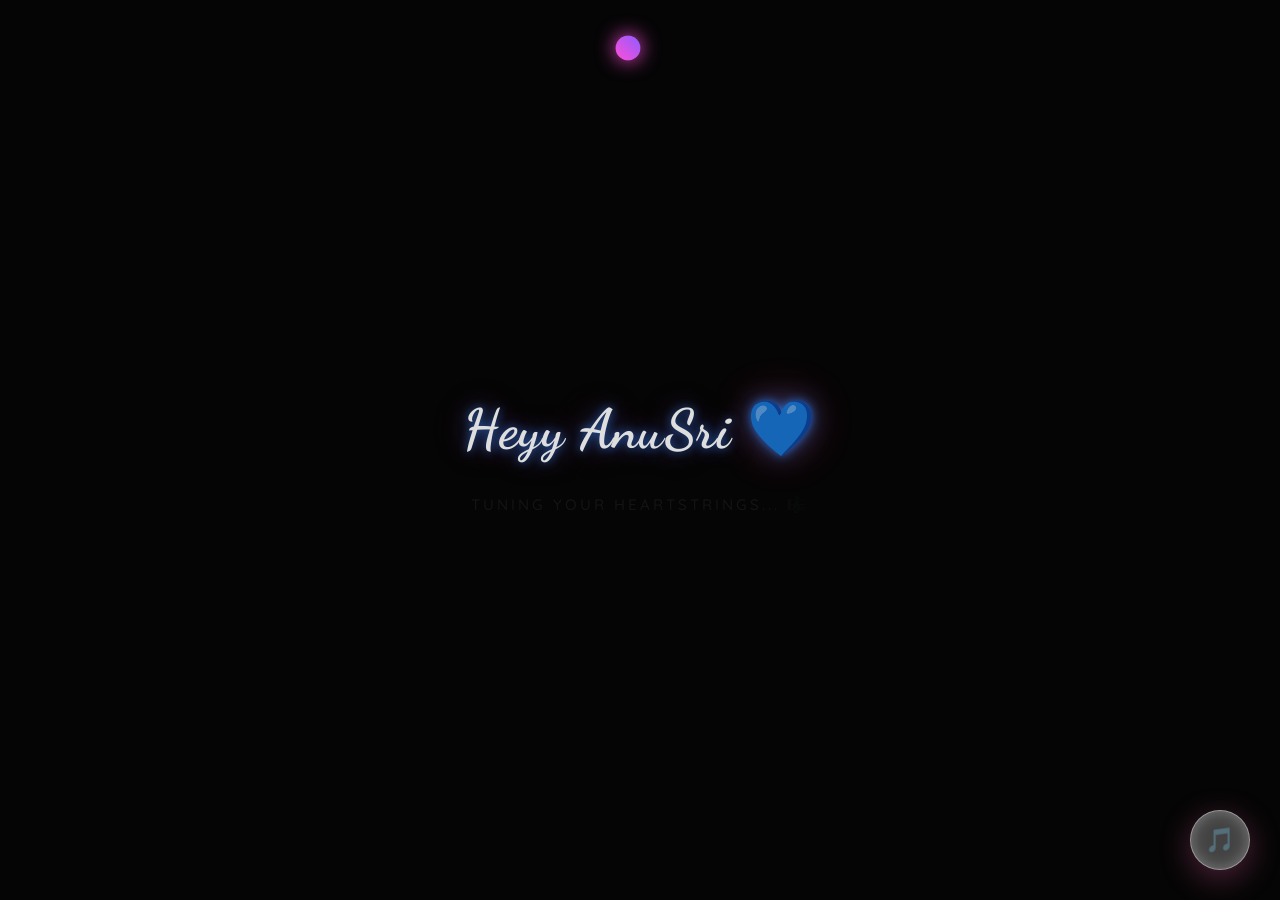
<file: start.html>
<!DOCTYPE html>
<html lang="en">

<head>
    <meta charset="UTF-8">
    <meta http-equiv="Cache-Control" content="no-cache, no-store, must-revalidate">
    <meta http-equiv="Pragma" content="no-cache">
    <meta http-equiv="Expires" content="0">
    <script>(function(){var u=new Date("May 26, 2026 00:00:00").getTime();if(Date.now()>=u)return;if(location.search.indexOf('access=true')>-1){history.replaceState(null,'',location.pathname);window._a=true;return;}location.replace("index.html");})();</script>
    <meta name="viewport" content="width=device-width, initial-scale=1.0">
    <title>Happy Birthday AnuSri 💙</title>
    <!-- Favicon to clear 404 errors -->
    <link rel="icon"
        href="data:image/svg+xml,<svg xmlns=%22http://www.w3.org/2000/svg%22 viewBox=%220 0 100 100%22><text y=%22.9em%22 font-size=%2290%22>💖</text></svg>">
    <!-- Google Fonts for Premium Typography -->
    <link rel="preconnect" href="https://fonts.googleapis.com">
    <link rel="preconnect" href="https://fonts.gstatic.com" crossorigin>
    <link
        href="https://fonts.googleapis.com/css2?family=Dancing+Script:wght@600;700&family=Outfit:wght@300;400;500;600;700;800&family=Playfair+Display:ital,wght@0,600;1,400&family=Quicksand:wght@500;600;700&display=swap"
        rel="stylesheet">
    <!-- GSAP for Smooth Cinematic Animations -->
    <script src="https://cdnjs.cloudflare.com/ajax/libs/gsap/3.12.2/gsap.min.js"></script>
    <link rel="stylesheet" href="style.css">
</head>

<body>
    <!-- Background Music Audio Tag -->
    <audio id="bgMusic" autoplay loop>
        <source src="Music/start.mp3" type="audio/mpeg">
    </audio>

    <!-- Floating Music Button -->
    <button class="music-toggle" onclick="toggleMusic()">
        🎵
    </button>

    <!-- Cinematic Opening Screen -->
    <div class="intro-screen">
        <div class="intro-content">
            <h1 class="intro-title">Heyy AnuSri 💙</h1>
            <p class="intro-subtext">Tuning your heartstrings... 🎼</p>
        </div>
    </div>

    <!-- Ambient Glow Background Blobs -->
    <div class="ambient-blobs">
        <div class="blob blob-pink"></div>
        <div class="blob blob-purple"></div>
        <div class="blob blob-light"></div>
    </div>

    <!-- Interactive Mouse Follow Spotlight -->
    <div class="mouse-glow"></div>
    <div class="custom-cursor"></div>

    <!-- Main Premium Page Container -->
    <div class="main-container">
        <!-- Top Center: Glassmorphism Floating Relationship Card -->
        <div class="love-card-wrapper">
            <div class="love-counter-card">
                <div class="timer-line">
                    <span class="timer-emoji">💙</span> We survived <span id="days-val" class="timer-number">----</span>
                    days together
                </div>
                <div class="timer-line">
                    <span class="timer-emoji">⏰</span> <span id="hours-val" class="timer-number">--</span> hours
                </div>
                <div class="timer-line">
                    <span class="timer-emoji">🕰️</span> <span id="minutes-val" class="timer-number">--</span> minutes
                </div>
                <div class="timer-line">
                    <span class="timer-emoji">💫</span> <span id="seconds-val" class="timer-number">--</span> seconds
                    together <span class="love-heart-pulse">💖</span>
                </div>

                <!-- Deep Emotional Line Under Timer -->
                <p class="emotional-line">“Every second with you became my favorite memory 💙”</p>
            </div>
        </div>

        <!-- Center: Glowing Birthday Greetings -->
        <div class="birthday-message-section">
            <h1 class="glowing-birthday-title">Happy Birthday AnuSri 💙</h1>
            <h2 class="romantic-subtitle">Hey You Know What! You're the most adorable human I ever met! 💖</h2>
        </div>

        <!-- Bottom Center: Centered Pink Glowing Glass Pill Button Stack -->
        <div class="cta-section">
            <button class="cake-btn" onclick="goToCakePage()">
                Go To Cake Surprise 🎂💖
                <span class="btn-particle" style="--i:1;">💖</span>
                <span class="btn-particle" style="--i:2;">✨</span>
                <span class="btn-particle" style="--i:3;">💕</span>
            </button>
        </div>

        <script>
            function goToCakePage() {
                // Tiny sparkle effect when clicked
                const btn = document.querySelector('.cake-btn');
                for(let i=0; i<8; i++) {
                    let spark = document.createElement('div');
                    spark.className = 'btn-spark';
                    spark.innerHTML = '✨';
                    spark.style.left = (Math.random() * 100) + '%';
                    spark.style.top = (Math.random() * 100) + '%';
                    btn.appendChild(spark);
                    gsap.to(spark, {
                        y: -50,
                        x: (Math.random() - 0.5) * 50,
                        opacity: 0,
                        duration: 0.6 + Math.random() * 0.4,
                        onComplete: () => spark.remove()
                    });
                }

                const music = document.getElementById("bgMusic");
                if (music) {
                    gsap.to(music, { volume: 0, duration: 0.8, ease: "power1.inOut" });
                }

                document.body.style.transition = "0.8s ease";
                document.body.style.opacity = "0";

                setTimeout(() => {
                    window.location.href = "cake.html" + (window._a ? "?access=true" : "");
                }, 800);
            }
        </script>
    </div>

    <!-- Teddy Chat Popup -->
    <div class="teddy-chat" id="teddyChat">
        <div class="teddy-avatar">🧸</div>
        <div class="teddy-bubble">
            <div class="teddy-name">Tom is thinking about you 💭</div>
            <div class="teddy-msg" id="teddyMsg">You're the prettiest girl in the world 🌸</div>
        </div>
    </div>

    <style>
        .teddy-chat {
            position: fixed;
            bottom: 25px;
            left: 25px;
            display: flex;
            align-items: flex-end;
            gap: 10px;
            z-index: 9999;
            opacity: 0;
            transform: translateY(20px);
            transition: all 0.5s cubic-bezier(0.25, 1, 0.5, 1);
            pointer-events: none;
        }

        .teddy-chat.show {
            opacity: 1;
            transform: translateY(0);
            pointer-events: auto;
        }

        .teddy-avatar {
            width: 50px;
            height: 50px;
            border-radius: 50%;
            background: rgba(255, 255, 255, 0.12);
            backdrop-filter: blur(12px);
            -webkit-backdrop-filter: blur(12px);
            border: 1.5px solid rgba(255, 255, 255, 0.2);
            display: flex;
            align-items: center;
            justify-content: center;
            font-size: 1.6rem;
            box-shadow: 0 4px 20px rgba(255, 105, 180, 0.2);
            animation: teddyBounce 2s ease-in-out infinite;
            flex-shrink: 0;
        }

        @keyframes teddyBounce {
            0%, 100% { transform: translateY(0); }
            50% { transform: translateY(-5px); }
        }

        .teddy-bubble {
            background: rgba(255, 255, 255, 0.1);
            backdrop-filter: blur(15px);
            -webkit-backdrop-filter: blur(15px);
            border: 1px solid rgba(255, 255, 255, 0.18);
            border-radius: 18px 18px 18px 4px;
            padding: 12px 16px;
            max-width: 240px;
            box-shadow: 0 8px 32px rgba(255, 105, 180, 0.15),
                        inset 0 0 10px rgba(255, 255, 255, 0.05);
        }

        .teddy-name {
            font-family: 'Quicksand', sans-serif;
            font-size: 0.7rem;
            font-weight: 700;
            color: rgba(255, 182, 217, 0.6);
            text-transform: uppercase;
            letter-spacing: 1px;
            margin-bottom: 4px;
        }

        .teddy-msg {
            font-family: 'Quicksand', sans-serif;
            font-size: 0.9rem;
            font-weight: 600;
            color: rgba(255, 255, 255, 0.85);
            line-height: 1.4;
        }

        @media (max-width: 768px) {
            .teddy-chat {
                bottom: 15px;
                left: 15px;
            }
            .teddy-avatar {
                width: 40px;
                height: 40px;
                font-size: 1.3rem;
            }
            .teddy-bubble {
                max-width: 200px;
                padding: 10px 14px;
            }
            .teddy-msg {
                font-size: 0.8rem;
            }
        }
    </style>

    <script>
        // ====== TEDDY CHAT POPUP MESSAGES ======
        const teddyMessages = [
            "You're the prettiest girl in the world 🌸",
            "Missing you right now... 🥺",
            "Can we cuddle already? 😭💖",
            "You're my favorite notification 📱💕",
            "I love you more than pizza 🍕💗",
            "Nee illama oru second kooda iruka mudiyala 😤💙",
            "Pondati... I miss you 🥺",
            "You make my heart go 💓💓💓",
            "Today is YOUR day, queen 👑",
            "Can't stop thinking about you 💭✨",
            "En Jerry is the cutest 🧸💖",
            "I'm so proud of you baby 🥹💕",
            "Wish I could hug you right now 🤗💙",
            "You + Me = Forever 💍✨",
            "Happy Birthday di chellam 🎂💖"
        ];

        const teddyChat = document.getElementById('teddyChat');
        const teddyMsgEl = document.getElementById('teddyMsg');
        let teddyMsgIndex = 0;

        function showTeddyMessage() {
            // Pick random message
            let idx = Math.floor(Math.random() * teddyMessages.length);
            while (idx === teddyMsgIndex && teddyMessages.length > 1) {
                idx = Math.floor(Math.random() * teddyMessages.length);
            }
            teddyMsgIndex = idx;
            teddyMsgEl.textContent = teddyMessages[idx];

            // Show popup
            teddyChat.classList.add('show');

            // Hide after 4 seconds
            setTimeout(() => {
                teddyChat.classList.remove('show');
            }, 4000);
        }

        // First popup after 3 seconds, then every 8 seconds
        setTimeout(() => {
            showTeddyMessage();
            setInterval(showTeddyMessage, 8000);
        }, 3000);
    </script>

    <!-- Script file -->
    <script src="script.js"></script>

    <link rel="stylesheet" href="secret-messages.css">
    <script src="secret-messages.js"></script>
</body>

</html>
</file>
<file: secret-messages.css>
/* ====== Secret Tap Message Bubble ====== */
.secret-msg-bubble {
    position: fixed;
    padding: 12px 22px;
    background: rgba(255, 255, 255, 0.92);
    backdrop-filter: blur(12px);
    -webkit-backdrop-filter: blur(12px);
    border: 1.5px solid rgba(255, 105, 180, 0.35);
    border-radius: 20px;
    font-family: 'Dancing Script', cursive, 'Quicksand', sans-serif;
    font-size: 1.1rem;
    font-weight: 700;
    color: #d63384;
    white-space: nowrap;
    pointer-events: none;
    z-index: 9998;
    box-shadow:
        0 8px 25px rgba(255, 105, 180, 0.25),
        0 0 15px rgba(186, 85, 211, 0.15);
    text-shadow: 0 0 8px rgba(255, 105, 180, 0.2);
}

/* ====== Tom Thinking Chat Popup ====== */
.teddy-chat-popup {
    position: fixed;
    bottom: 100px;
    left: 25px;
    width: 260px;
    padding: 16px 18px;
    background: rgba(255, 255, 255, 0.88);
    backdrop-filter: blur(14px);
    -webkit-backdrop-filter: blur(14px);
    border: 2px solid rgba(255, 105, 180, 0.3);
    border-radius: 22px 22px 22px 6px;
    font-family: 'Quicksand', sans-serif;
    z-index: 9997;
    pointer-events: none;
    box-shadow:
        0 10px 30px rgba(255, 105, 180, 0.25),
        0 0 15px rgba(186, 85, 211, 0.15),
        inset 0 0 10px rgba(255, 255, 255, 0.3);
}

.teddy-chat-header {
    font-size: 0.78rem;
    font-weight: 700;
    color: #8b5cf6;
    margin-bottom: 8px;
    letter-spacing: 0.3px;
    text-transform: uppercase;
    opacity: 0.85;
}

.teddy-chat-body {
    font-size: 1rem;
    font-weight: 600;
    color: #d63384;
    line-height: 1.45;
    text-shadow: 0 0 6px rgba(255, 105, 180, 0.15);
}

@media (max-width: 768px) {
    .teddy-chat-popup {
        width: 220px;
        bottom: 85px;
        left: 15px;
        padding: 12px 14px;
        border-radius: 18px 18px 18px 4px;
    }
    .teddy-chat-header {
        font-size: 0.7rem;
    }
    .teddy-chat-body {
        font-size: 0.9rem;
    }
    .secret-msg-bubble {
        font-size: 0.95rem;
        padding: 10px 18px;
    }
}
</file>
<file: style.css>
/* ==========================================
   PREMIUM GLASSMORPHISM & ROMANTIC STYLING
   ========================================== */

/* Custom Typography & Palette Setup */
:root {
    --bg-gradient: linear-gradient(135deg, #fff5f8 0%, #ffe3ec 35%, #f0e6ff 70%, #ffffff 100%);
    --pink-primary: #ff5293;
    --pink-glow: rgba(255, 82, 147, 0.45);
    --blue-primary: #3b82f6;
    --blue-glow: rgba(59, 130, 246, 0.4);
    --glass-bg: linear-gradient(135deg, rgba(255, 255, 255, 0.55), rgba(255, 235, 240, 0.35));
    --glass-border: rgba(255, 255, 255, 0.6);
    --glass-shadow: 0 15px 35px rgba(255, 82, 147, 0.08), inset 0 0 15px rgba(255, 255, 255, 0.7);
    --text-main: #5c414d;
    --text-muted: #826a76;
}

/* Reset & Smooth Scroll */
* {
    margin: 0;
    padding: 0;
    box-sizing: border-box;
    cursor: none; /* Custom romantic cursor */
}

body {
    min-height: 100vh;
    width: 100%;
    background: var(--bg-gradient);
    background-size: 400% 400%;
    animation: slowBackgroundShift 24s ease infinite;
    font-family: 'Outfit', sans-serif;
    color: var(--text-main);
    overflow-x: hidden;
    overflow-y: auto;
    position: relative;
    display: flex;
    flex-direction: column;
    align-items: center;
    justify-content: flex-start;
    padding: 3rem 0;
}

/* ==========================================
   AMBIENT GLOW BACKGROUND BLOBS
   ========================================== */
.ambient-blobs {
    position: fixed;
    top: 0;
    left: 0;
    width: 100%;
    height: 100vh;
    z-index: 0;
    overflow: hidden;
    pointer-events: none;
}

.blob {
    position: absolute;
    border-radius: 50%;
    filter: blur(100px);
    opacity: 0.55;
    mix-blend-mode: multiply;
    animation: blobFloat 16s ease-in-out infinite;
}

.blob-pink {
    top: -10%;
    left: 10%;
    width: 450px;
    height: 450px;
    background: radial-gradient(circle, rgba(255, 105, 180, 0.45) 0%, rgba(255, 192, 203, 0) 70%);
}

.blob-purple {
    bottom: -10%;
    right: 15%;
    width: 500px;
    height: 500px;
    background: radial-gradient(circle, rgba(186, 85, 211, 0.35) 0%, rgba(230, 230, 250, 0) 75%);
    animation-delay: -4s;
}

.blob-light {
    top: 40%;
    left: 50%;
    width: 400px;
    height: 400px;
    background: radial-gradient(circle, rgba(255, 228, 225, 0.6) 0%, rgba(255, 255, 255, 0) 70%);
    animation-delay: -8s;
}

@keyframes blobFloat {
    0%, 100% {
        transform: translate(0, 0) scale(1);
    }
    33% {
        transform: translate(50px, -40px) scale(1.15);
    }
    66% {
        transform: translate(-30px, 30px) scale(0.9);
    }
}

@keyframes slowBackgroundShift {
    0%, 100% { background-position: 0% 50%; }
    50% { background-position: 100% 50%; }
}

/* ==========================================
   CINEMATIC INTRO SCREEN (BLACK + GLOW)
   ========================================== */
.intro-screen {
    position: fixed;
    top: 0;
    left: 0;
    width: 100%;
    height: 100vh;
    background: #050505;
    display: flex;
    justify-content: center;
    align-items: center;
    z-index: 9999;
    user-select: none;
    transition: opacity 2s cubic-bezier(0.25, 1, 0.5, 1);
}

.intro-content {
    text-align: center;
    padding: 30px;
}

.intro-title {
    color: #ffffff;
    font-size: 3.5rem;
    font-family: 'Dancing Script', cursive;
    font-weight: 700;
    margin-bottom: 1.5rem;
    text-shadow: 0 0 10px rgba(59, 130, 246, 0.8),
                 0 0 25px rgba(59, 130, 246, 0.5),
                 0 0 50px rgba(255, 82, 147, 0.4);
    letter-spacing: 1px;
    animation: introGlowPulse 2.5s ease-in-out infinite alternate;
}

.intro-subtext {
    color: rgba(255, 255, 255, 0.4);
    font-size: 0.95rem;
    letter-spacing: 3px;
    font-family: 'Quicksand', sans-serif;
    font-weight: 500;
    text-transform: uppercase;
    animation: subtextPulse 2s infinite ease-in-out;
}

@keyframes introGlowPulse {
    0% {
        text-shadow: 0 0 8px rgba(59, 130, 246, 0.7),
                     0 0 20px rgba(59, 130, 246, 0.4),
                     0 0 35px rgba(255, 82, 147, 0.3);
        transform: scale(0.98);
    }
    100% {
        text-shadow: 0 0 15px rgba(59, 130, 246, 0.9),
                     0 0 35px rgba(255, 82, 147, 0.7),
                     0 0 60px rgba(255, 82, 147, 0.5);
        transform: scale(1.02);
    }
}

@keyframes subtextPulse {
    0%, 100% { opacity: 0.3; }
    50% { opacity: 0.75; }
}

/* ==========================================
   CUSTOM MOUSE SPOTLIGHT & CURSOR
   ========================================== */
.mouse-glow {
    position: fixed;
    top: 0;
    left: 0;
    width: 450px;
    height: 450px;
    background: radial-gradient(circle, rgba(255, 182, 193, 0.22) 0%, rgba(255, 182, 193, 0) 70%);
    border-radius: 50%;
    pointer-events: none;
    z-index: 1;
    mix-blend-mode: screen;
    will-change: transform;
}

.custom-cursor {
    position: fixed;
    width: 25px;
    height: 25px;
    border-radius: 50%;
    background: linear-gradient(45deg, #ff4fd8, #8f5bff);
    box-shadow: 0 0 20px #ff4fd8;
    pointer-events: none;
    transform: translate(-50%, -50%);
    z-index: 10000;
    transition: transform 0.1s cubic-bezier(0.25, 1, 0.5, 1), background 0.3s;
    animation: cursorPulse 2s infinite ease-in-out;
}

@keyframes cursorPulse {
    0%, 100% {
        box-shadow: 0 0 15px #ff4fd8, 0 0 5px #8f5bff;
    }
    50% {
        box-shadow: 0 0 30px #ff4fd8, 0 0 15px #8f5bff;
    }
}

.custom-cursor.hovered {
    transform: translate(-50%, -50%) scale(1.6);
    background: linear-gradient(45deg, #8f5bff, #ff4fd8);
    box-shadow: 0 0 35px #8f5bff, 0 0 15px #ff4fd8;
}

/* ==========================================
   MAIN PREMIUM VIEWPORT CONTAINER
   ========================================== */
.main-container {
    max-width: 900px;
    width: 92%;
    z-index: 10;
    display: flex;
    flex-direction: column;
    align-items: center;
    margin: auto 0;
    padding: 0.5rem 0;
    opacity: 0; /* Animated in via GSAP */
    pointer-events: auto; /* Robust user interaction */
    transform: translateY(20px);
    flex-shrink: 0;
}

/* ==========================================
   GLASSMORPHISM RELATIONSHIP CARD
   ========================================== */
.love-card-wrapper {
    width: 100%;
    display: flex;
    justify-content: center;
    margin-bottom: 0.8rem;
}

.love-counter-card {
    background: var(--glass-bg);
    backdrop-filter: blur(25px);
    -webkit-backdrop-filter: blur(25px);
    border: 1px solid var(--glass-border);
    box-shadow: var(--glass-shadow);
    border-radius: 28px;
    padding: 0.8rem 1.6rem;
    width: 100%;
    max-width: 680px;
    text-align: center;
    position: relative;
    overflow: hidden;
    animation: cardFloat 5s ease-in-out infinite alternate;
}

@keyframes cardFloat {
    0% {
        transform: translateY(0);
        box-shadow: 0 15px 35px rgba(255, 82, 147, 0.08), inset 0 0 15px rgba(255, 255, 255, 0.7);
    }
    100% {
        transform: translateY(-10px);
        box-shadow: 0 25px 45px rgba(255, 82, 147, 0.15), inset 0 0 15px rgba(255, 255, 255, 0.8);
    }
}

.love-counter-card::before {
    content: '';
    position: absolute;
    top: 0;
    left: -150%;
    width: 100%;
    height: 100%;
    background: linear-gradient(90deg, rgba(255,255,255,0) 0%, rgba(255,255,255,0.3) 50%, rgba(255,255,255,0) 100%);
    transform: skewX(-25deg);
    animation: shineGlass 8s infinite ease-in-out;
}

@keyframes shineGlass {
    0% { left: -150%; }
    50%, 100% { left: 150%; }
}

.timer-line {
    font-size: 1.15rem;
    font-weight: 500;
    margin: 0.25rem 0;
    color: var(--text-main);
    display: flex;
    align-items: center;
    justify-content: center;
    gap: 8px;
    font-family: 'Quicksand', sans-serif;
    letter-spacing: 0.5px;
}

.timer-emoji {
    font-size: 1.3rem;
    filter: drop-shadow(0 2px 5px rgba(0,0,0,0.06));
}

.timer-number {
    font-weight: 800;
    font-size: 1.45rem;
    color: var(--pink-primary);
    text-shadow: 0 0 15px rgba(255, 82, 147, 0.35);
    background: linear-gradient(45deg, var(--pink-primary), #ff8fa3);
    -webkit-background-clip: text;
    -webkit-text-fill-color: transparent;
    display: inline-block;
    min-width: 50px;
    font-family: 'Outfit', sans-serif;
}

#days-val.timer-number {
    font-size: 1.6rem;
    background: linear-gradient(45deg, var(--blue-primary), var(--pink-primary));
    -webkit-background-clip: text;
    -webkit-text-fill-color: transparent;
    text-shadow: 0 0 15px rgba(59, 130, 246, 0.25);
}

.love-heart-pulse {
    display: inline-block;
    animation: heartPulse 1.2s infinite ease-in-out alternate;
}

@keyframes heartPulse {
    0% { transform: scale(1); }
    100% { transform: scale(1.22); }
}

/* Deep Emotional Line Under Timer */
.emotional-line {
    font-family: 'Playfair Display', serif;
    font-style: italic;
    font-size: 0.85rem;
    color: #4b5563;
    margin-top: 0.6rem;
    padding-top: 0.4rem;
    border-top: 1px solid rgba(255, 82, 147, 0.12);
    letter-spacing: 0.5px;
}

/* ==========================================
   GLOWING BIRTHDAY TITLE & SUBTITLE
   ========================================== */
.birthday-message-section {
    text-align: center;
    margin-bottom: 0.6rem;
    max-width: 780px;
}

.glowing-birthday-title {
    font-family: 'Outfit', sans-serif;
    font-weight: 800;
    font-size: 2rem;
    margin-bottom: 0.3rem;
    color: var(--pink-primary);
    letter-spacing: -0.5px;
    line-height: 1.15;
    background: linear-gradient(to right, #ff407d, #ff76ce, #3b82f6);
    background-size: 200% auto;
    -webkit-background-clip: text;
    -webkit-text-fill-color: transparent;
    animation: textGradientFlow 6s linear infinite;
    text-shadow: 0 4px 20px rgba(255, 82, 147, 0.25);
}

@keyframes textGradientFlow {
    0% { background-position: 0% 50%; }
    50% { background-position: 100% 50%; }
    100% { background-position: 0% 50%; }
}

.romantic-subtitle {
    font-family: 'Dancing Script', cursive;
    font-size: 1.15rem;
    color: #7b4f62;
    font-weight: 600;
    line-height: 1.4;
    padding: 0 1rem;
    text-shadow: 0 2px 4px rgba(255, 82, 147, 0.08);
}

/* ==========================================
   CENTERED GLOWING PILL CTA BUTTON
   ========================================== */
.cta-section {
    display: flex;
    flex-direction: column;
    align-items: center;
    gap: 0.8rem;
    width: 100%;
}

.cta-button-pill {
    padding: 0.7rem 2rem;
    font-family: 'Quicksand', sans-serif;
    font-size: 1rem;
    font-weight: 700;
    color: #ffffff;
    background: linear-gradient(45deg, #ff4081, #ff78a9);
    border: 2px solid rgba(255, 255, 255, 0.4);
    border-radius: 50px;
    outline: none;
    box-shadow: 0 10px 30px rgba(255, 64, 129, 0.35), 
                inset 0 0 12px rgba(255, 255, 255, 0.3);
    position: relative;
    overflow: hidden;
    z-index: 10;
    transition: all 0.4s cubic-bezier(0.175, 0.885, 0.32, 1.275);
    animation: buttonFloat 3.5s ease-in-out infinite alternate;
}

@keyframes buttonFloat {
    0% { transform: translateY(0); }
    100% { transform: translateY(-6px); }
}

.cta-button-pill::before {
    content: '';
    position: absolute;
    top: 50%;
    left: 50%;
    width: 0;
    height: 0;
    background: rgba(255, 255, 255, 0.25);
    border-radius: 50%;
    transform: translate(-50%, -50%);
    transition: width 0.6s ease, height 0.6s ease;
}

@media (hover: hover) and (pointer: fine) {
    .cta-button-pill:hover {
        transform: translateY(-8px) scale(1.08);
        box-shadow: 0 18px 40px rgba(255, 64, 129, 0.5), 
                    inset 0 0 15px rgba(255, 255, 255, 0.5);
        border-color: rgba(255, 255, 255, 0.7);
    }

    .cta-button-pill:hover::before {
        width: 320px;
        height: 320px;
    }
}

.cta-button-pill:active {
    transform: scale(0.96) translateY(-2px);
}

/* Premium Romantic NEXT PAGE Button - Glassmorphism + Pink/Purple Neon Glow */
.next-page-btn {
    padding: 0.7rem 2.2rem;
    font-family: 'Quicksand', sans-serif;
    font-size: 0.95rem;
    font-weight: 700;
    color: #ffffff;
    background: linear-gradient(45deg, #ff4fa3, #8b5cf6);
    border: 2px solid rgba(255, 255, 255, 0.45);
    border-radius: 50px;
    outline: none;
    box-shadow: 0 8px 25px rgba(139, 92, 246, 0.3), 
                0 0 0 0px rgba(255, 79, 163, 0.4),
                inset 0 0 10px rgba(255, 255, 255, 0.35);
    position: relative;
    overflow: hidden;
    z-index: 10;
    cursor: pointer;
    backdrop-filter: blur(10px);
    -webkit-backdrop-filter: blur(10px);
    transition: all 0.4s cubic-bezier(0.175, 0.885, 0.32, 1.275);
    animation: nextBtnFloat 4s ease-in-out infinite alternate,
               heartbeatPulse 2.2s infinite ease-in-out;
}

@keyframes nextBtnFloat {
    0% { transform: translateY(0); }
    100% { transform: translateY(-5px); }
}

@keyframes heartbeatPulse {
    0%, 100% {
        box-shadow: 0 8px 25px rgba(139, 92, 246, 0.3),
                    0 0 0 0px rgba(255, 79, 163, 0.45),
                    inset 0 0 10px rgba(255, 255, 255, 0.35);
        scale: 1;
    }
    30% {
        scale: 1.03;
        box-shadow: 0 12px 30px rgba(139, 92, 246, 0.45),
                    0 0 0 10px rgba(255, 79, 163, 0),
                    inset 0 0 12px rgba(255, 255, 255, 0.45);
    }
    45% {
        scale: 1.01;
    }
    60% {
        scale: 1.04;
        box-shadow: 0 14px 35px rgba(139, 92, 246, 0.5),
                    0 0 0 15px rgba(255, 79, 163, 0),
                    inset 0 0 15px rgba(255, 255, 255, 0.5);
    }
}

.next-page-btn::before {
    content: '';
    position: absolute;
    top: 0;
    left: -150%;
    width: 100%;
    height: 100%;
    background: linear-gradient(90deg, rgba(255,255,255,0) 0%, rgba(255,255,255,0.4) 50%, rgba(255,255,255,0) 100%);
    transform: skewX(-25deg);
    transition: left 0.6s ease;
}

.next-page-btn:hover {
    transform: translateY(-4px) scale(1.06);
    background: linear-gradient(45deg, #ff6ba9, #9d7cff);
    border-color: rgba(255, 255, 255, 0.7);
    box-shadow: 0 15px 35px rgba(139, 92, 246, 0.55), 
                0 0 20px rgba(255, 79, 163, 0.3),
                inset 0 0 15px rgba(255, 255, 255, 0.5);
}

.next-page-btn:hover::before {
    left: 150%;
    transition: left 1.2s ease-in-out;
}

.next-page-btn:active {
    transform: scale(0.96) translateY(-1px);
}

/* ==========================================
   DYNAMIC FLOATING TEXTS & HEARTS
   ========================================== */
.floating-love-text {
    position: fixed;
    color: rgba(255, 64, 129, 0.45);
    font-family: 'Dancing Script', cursive;
    font-weight: 700;
    pointer-events: none;
    z-index: 2;
    text-shadow: 0 0 8px rgba(255, 82, 147, 0.2);
    user-select: none;
    will-change: transform, opacity;
}

.floating-heart {
    position: fixed;
    pointer-events: none;
    z-index: 2;
    font-size: 1.5rem;
    user-select: none;
    will-change: transform, opacity;
}

.click-heart {
    position: fixed;
    pointer-events: none;
    z-index: 10000;
    font-size: 1.8rem;
    animation: rotateParticle 1.4s ease-out forwards;
}

@keyframes rotateParticle {
    0% {
        transform: scale(1.2) rotate(0deg);
    }
    100% {
        transform: scale(0.1) rotate(270deg);
    }
}

/* ==========================================
   MEDIA RESPONSIVE QUERIES
   ========================================== */
@media (max-width: 768px) {
    * {
        cursor: auto !important; /* Standard touch cursors on mobile */
    }

    .custom-cursor, .mouse-glow {
        display: none !important;
    }

    .intro-title {
        font-size: 2.3rem;
    }

    .main-container {
        padding: 0.5rem 0;
    }

    .love-counter-card {
        padding: 0.8rem 1.2rem;
        border-radius: 20px;
        max-width: 95%;
    }

    .timer-line {
        font-size: 1rem;
        margin: 0.2rem 0;
        gap: 6px;
    }

    .timer-emoji {
        font-size: 1.15rem;
    }

    .timer-number {
        font-size: 1.25rem;
        min-width: 40px;
    }

    #days-val.timer-number {
        font-size: 1.35rem;
    }

    .emotional-line {
        font-size: 0.8rem;
        margin-top: 0.5rem;
        padding-top: 0.4rem;
    }

    .glowing-birthday-title {
        font-size: 1.8rem;
        line-height: 1.2;
        margin-bottom: 0.4rem;
    }

    .romantic-subtitle {
        font-size: 1rem;
        line-height: 1.3;
    }

    .cta-button-pill {
        padding: 0.7rem 1.8rem;
        font-size: 0.95rem;
    }
}

@media (max-width: 480px) {
    .intro-title {
        font-size: 1.8rem;
    }

    .glowing-birthday-title {
        font-size: 1.5rem;
    }

    .romantic-subtitle {
        font-size: 0.9rem;
    }

    .cta-button-pill {
        padding: 0.6rem 1.5rem;
        font-size: 0.9rem;
    }
}

/* Premium Romantic NEXT Button - Glassmorphism, Floating, & Heartbeat Glow */
.next-btn {
    padding: 0.75rem 2.4rem;
    font-family: 'Quicksand', sans-serif;
    font-size: 1rem;
    font-weight: 700;
    color: #ffffff;
    background: linear-gradient(45deg, #ff4fa3, #8b5cf6);
    border: 2px solid rgba(255, 255, 255, 0.45);
    border-radius: 50px;
    outline: none;
    cursor: pointer;
    backdrop-filter: blur(12px);
    -webkit-backdrop-filter: blur(12px);
    box-shadow: 0 8px 25px rgba(139, 92, 246, 0.3), 
                0 0 15px rgba(255, 79, 163, 0.5),
                inset 0 0 10px rgba(255, 255, 255, 0.35);
    position: relative;
    overflow: hidden;
    z-index: 10;
    transition: all 0.4s cubic-bezier(0.175, 0.885, 0.32, 1.275);
    animation: nextBtnFloat 4s ease-in-out infinite alternate,
               heartbeatPulse 2.2s infinite ease-in-out;
}

.next-btn::before {
    content: '';
    position: absolute;
    top: 0;
    left: -150%;
    width: 100%;
    height: 100%;
    background: linear-gradient(90deg, rgba(255,255,255,0) 0%, rgba(255,255,255,0.4) 50%, rgba(255,255,255,0) 100%);
    transform: skewX(-25deg);
    transition: left 0.6s ease;
}

@media (hover: hover) and (pointer: fine) {
    .next-btn:hover {
        transform: translateY(-4px) scale(1.06);
        background: linear-gradient(45deg, #ff6ba9, #9d7cff);
        border-color: rgba(255, 255, 255, 0.7);
        box-shadow: 0 15px 35px rgba(139, 92, 246, 0.55), 
                    0 0 25px rgba(255, 79, 163, 0.45),
                    inset 0 0 15px rgba(255, 255, 255, 0.5);
    }

    .next-btn:hover::before {
        left: 150%;
        transition: left 1.2s ease-in-out;
    }
}

.next-btn:active {
    transform: scale(0.96) translateY(-1px);
}

@media (max-width: 768px) {
    .next-btn {
        padding: 0.7rem 2rem;
        font-size: 0.95rem;
    }
}

/* Premium Cake Page Transition Button */
.cake-btn {
    padding: 0.85rem 2.8rem;
    font-family: 'Quicksand', sans-serif;
    font-size: 1.15rem;
    font-weight: 700;
    color: #ffffff;
    background: linear-gradient(45deg, #ff4fa3, #8b5cf6);
    border: 2px solid rgba(255, 255, 255, 0.45);
    border-radius: 50px;
    outline: none;
    cursor: pointer;
    backdrop-filter: blur(12px);
    -webkit-backdrop-filter: blur(12px);
    box-shadow: 0 8px 30px rgba(139, 92, 246, 0.4), 
                0 0 20px rgba(255, 79, 163, 0.6),
                inset 0 0 10px rgba(255, 255, 255, 0.35);
    position: relative;
    overflow: visible;
    z-index: 10;
    transition: all 0.4s cubic-bezier(0.175, 0.885, 0.32, 1.275);
    animation: cakeBtnFloat 3s ease-in-out infinite alternate,
               cakeBtnPulse 2s infinite ease-in-out;
}

@keyframes cakeBtnFloat {
    0% { transform: translateY(0); }
    100% { transform: translateY(-8px); }
}

@keyframes cakeBtnPulse {
    0%, 100% {
        box-shadow: 0 8px 30px rgba(139, 92, 246, 0.4),
                    0 0 20px rgba(255, 79, 163, 0.6),
                    inset 0 0 10px rgba(255, 255, 255, 0.35);
    }
    50% {
        box-shadow: 0 12px 35px rgba(139, 92, 246, 0.6),
                    0 0 35px rgba(255, 79, 163, 0.8),
                    inset 0 0 15px rgba(255, 255, 255, 0.5);
    }
}

.cake-btn::before {
    content: '';
    position: absolute;
    top: 0;
    left: -150%;
    width: 100%;
    height: 100%;
    background: linear-gradient(90deg, rgba(255,255,255,0) 0%, rgba(255,255,255,0.4) 50%, rgba(255,255,255,0) 100%);
    transform: skewX(-25deg);
    transition: left 0.6s ease;
}

@media (hover: hover) and (pointer: fine) {
    .cake-btn:hover {
        transform: translateY(-5px) scale(1.08);
        background: linear-gradient(45deg, #ff6ba9, #9d7cff);
        border-color: rgba(255, 255, 255, 0.8);
        box-shadow: 0 15px 40px rgba(139, 92, 246, 0.6), 
                    0 0 30px rgba(255, 79, 163, 0.7),
                    inset 0 0 20px rgba(255, 255, 255, 0.6);
    }

    .cake-btn:hover::before {
        left: 150%;
        transition: left 1s ease-in-out;
    }
}

.cake-btn:active {
    transform: scale(0.94) translateY(2px);
}

/* Floating particles around button */
.btn-particle {
    position: absolute;
    font-size: 1rem;
    pointer-events: none;
    opacity: 0;
    animation: btnParticleFloat 3s ease-in-out infinite;
    animation-delay: calc(var(--i) * 0.7s);
}

.btn-particle:nth-child(1) { top: -20px; left: 10%; }
.btn-particle:nth-child(2) { bottom: -20px; right: 20%; }
.btn-particle:nth-child(3) { top: 30%; right: -25px; }

@keyframes btnParticleFloat {
    0% { transform: translateY(0) scale(0.5) rotate(0deg); opacity: 0; }
    30% { opacity: 0.8; }
    100% { transform: translateY(-30px) scale(1.2) rotate(45deg); opacity: 0; }
}

.btn-spark {
    position: absolute;
    font-size: 1.2rem;
    pointer-events: none;
    z-index: 20;
}

/* Premium Glassmorphism Music Toggle Button */
.music-toggle {
    position: fixed;
    bottom: 30px;
    right: 30px;
    width: 60px;
    height: 60px;
    border-radius: 50%;
    background: rgba(255, 255, 255, 0.25);
    backdrop-filter: blur(10px);
    -webkit-backdrop-filter: blur(10px);
    border: 1.5px solid rgba(255, 255, 255, 0.45);
    font-size: 24px;
    display: flex;
    align-items: center;
    justify-content: center;
    cursor: pointer;
    z-index: 10000;
    box-shadow: 0 8px 32px 0 rgba(255, 105, 180, 0.3),
                inset 0 0 15px rgba(255, 255, 255, 0.3);
    transition: all 0.4s cubic-bezier(0.175, 0.885, 0.32, 1.275);
    animation: floatBtn 3s ease-in-out infinite;
}

.music-toggle:hover {
    transform: scale(1.15) rotate(15deg);
    background: rgba(255, 255, 255, 0.4);
    box-shadow: 0 0 25px rgba(255, 105, 180, 0.8),
                0 0 10px rgba(186, 85, 211, 0.6);
    border-color: rgba(255, 255, 255, 0.7);
}

.music-toggle:active {
    transform: scale(0.9);
}

@keyframes floatBtn {
    0%, 100% {
        transform: translateY(0);
    }
    50% {
        transform: translateY(-8px);
    }
}

/* Ensure mobile compatibility by keeping hover effects clean on touch screens */
@media (max-width: 768px) {
    .music-toggle {
        bottom: 20px;
        right: 20px;
        width: 50px;
        height: 50px;
        font-size: 20px;
    }
}
</file>
